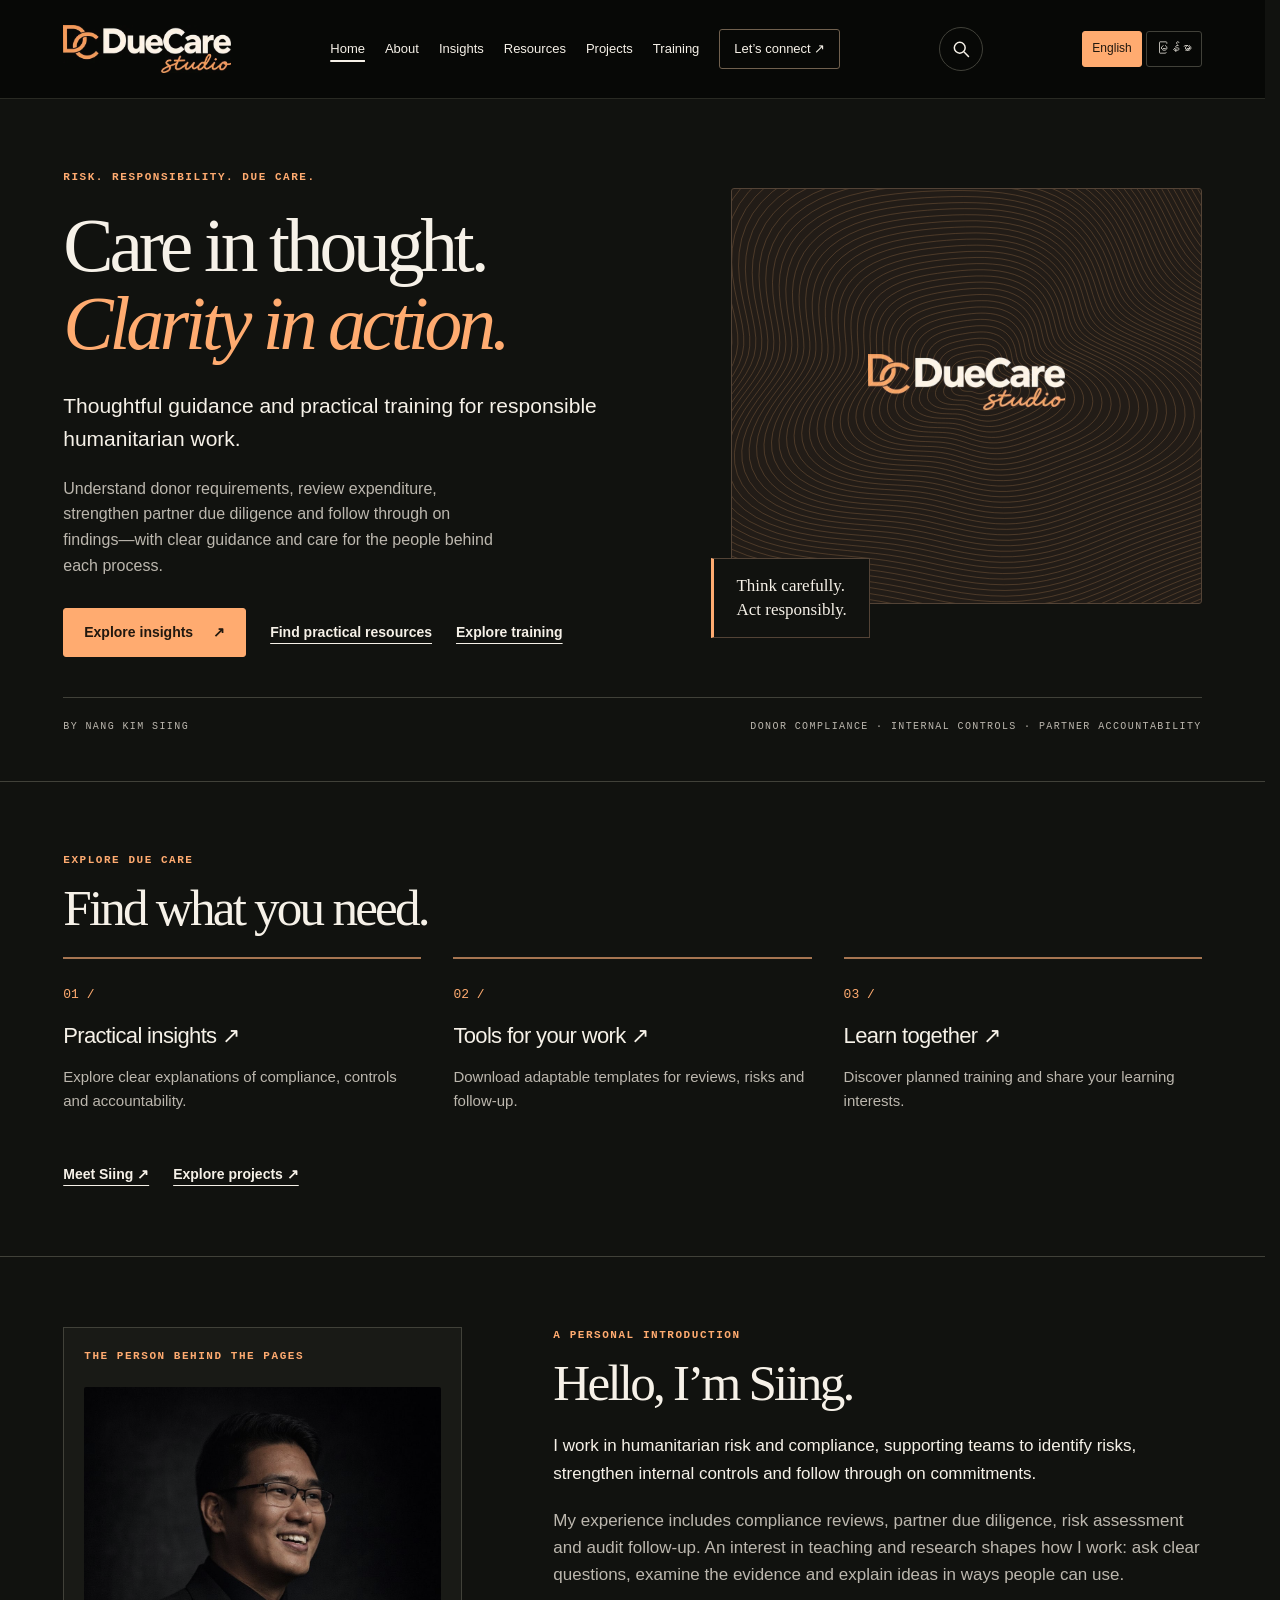
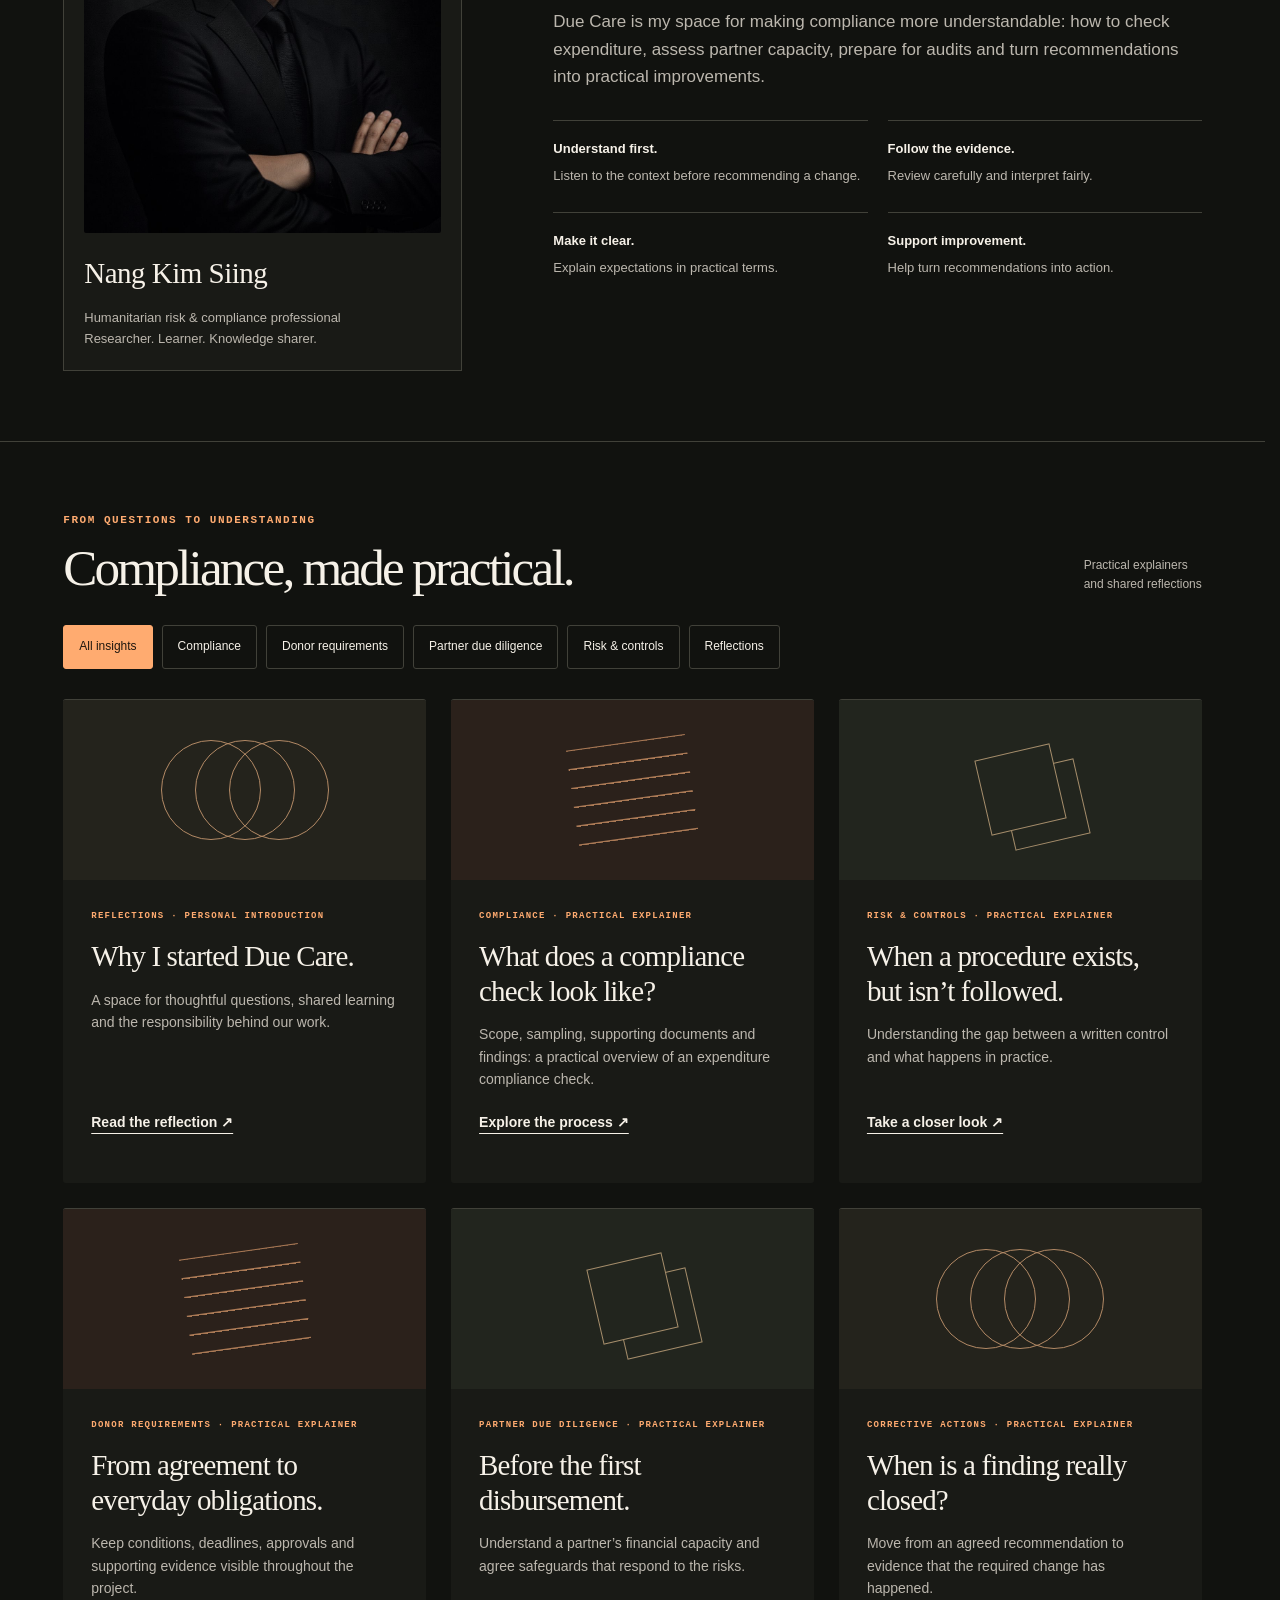
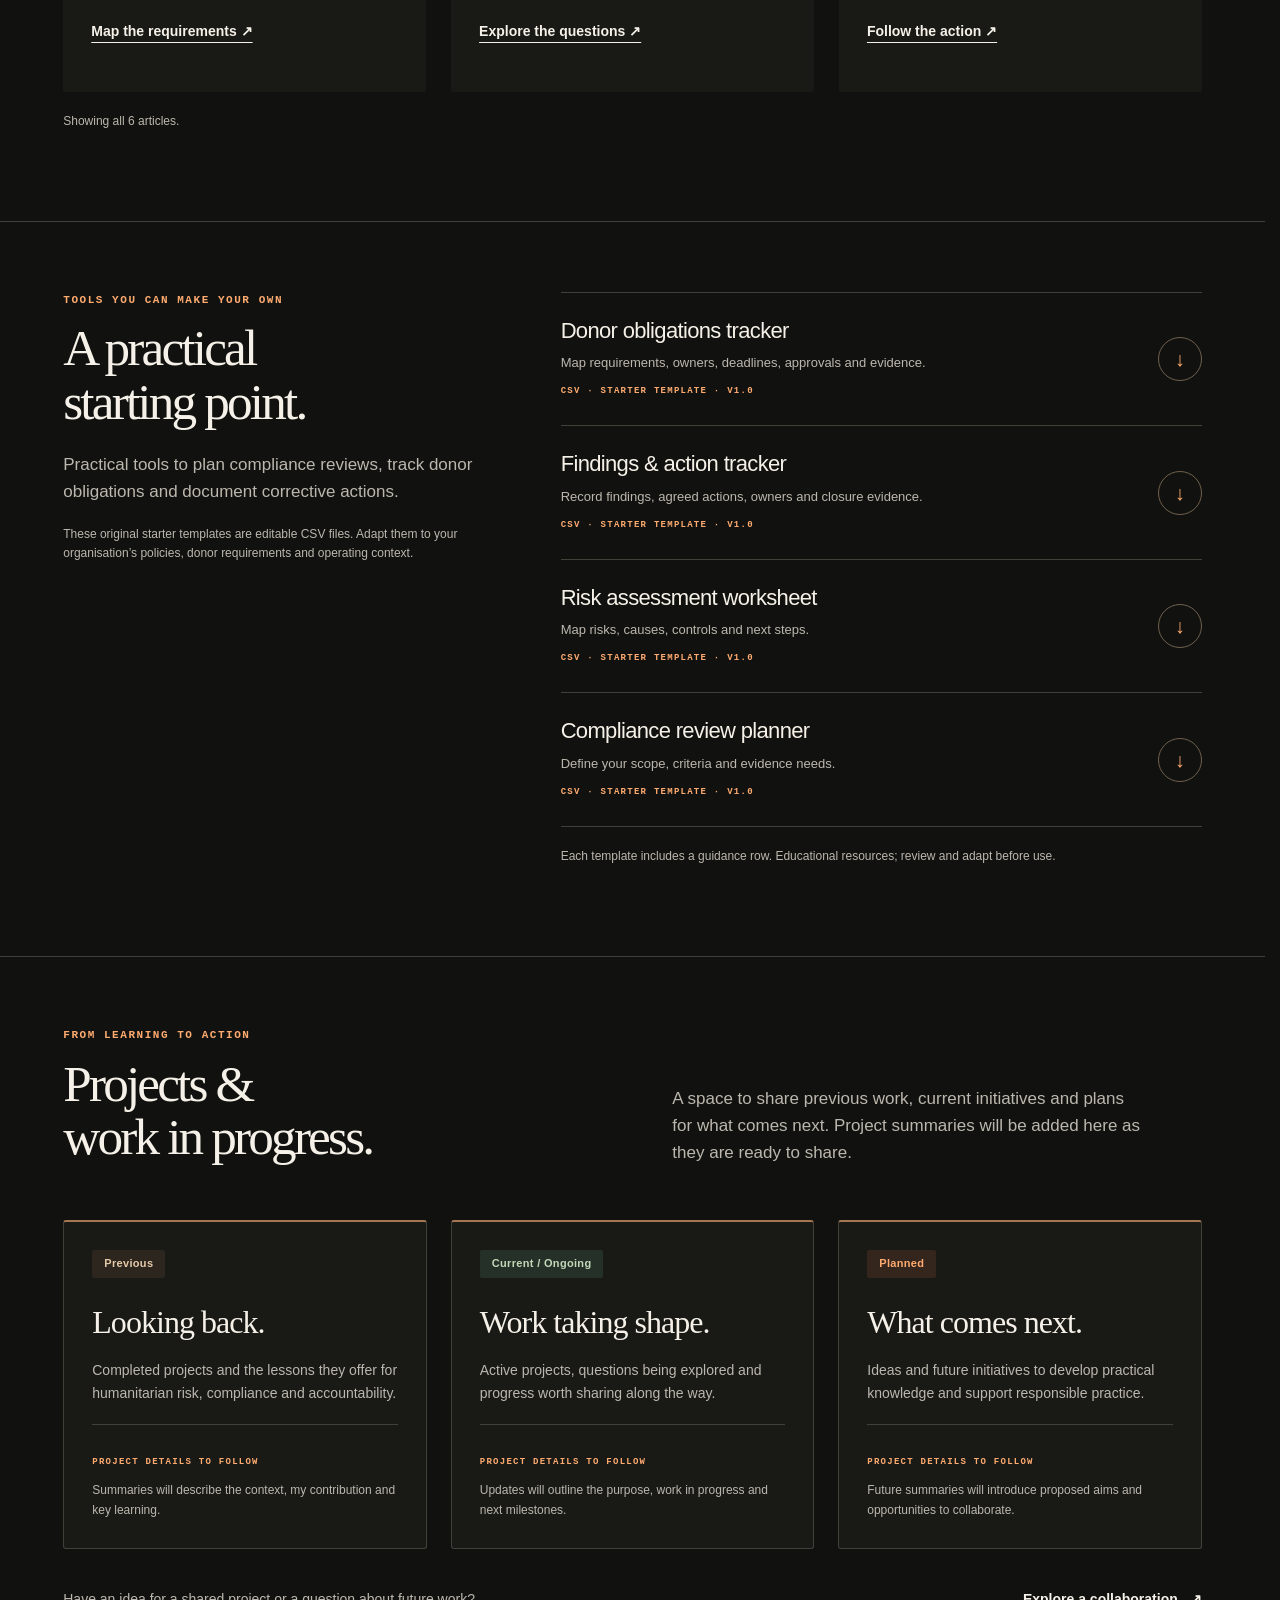
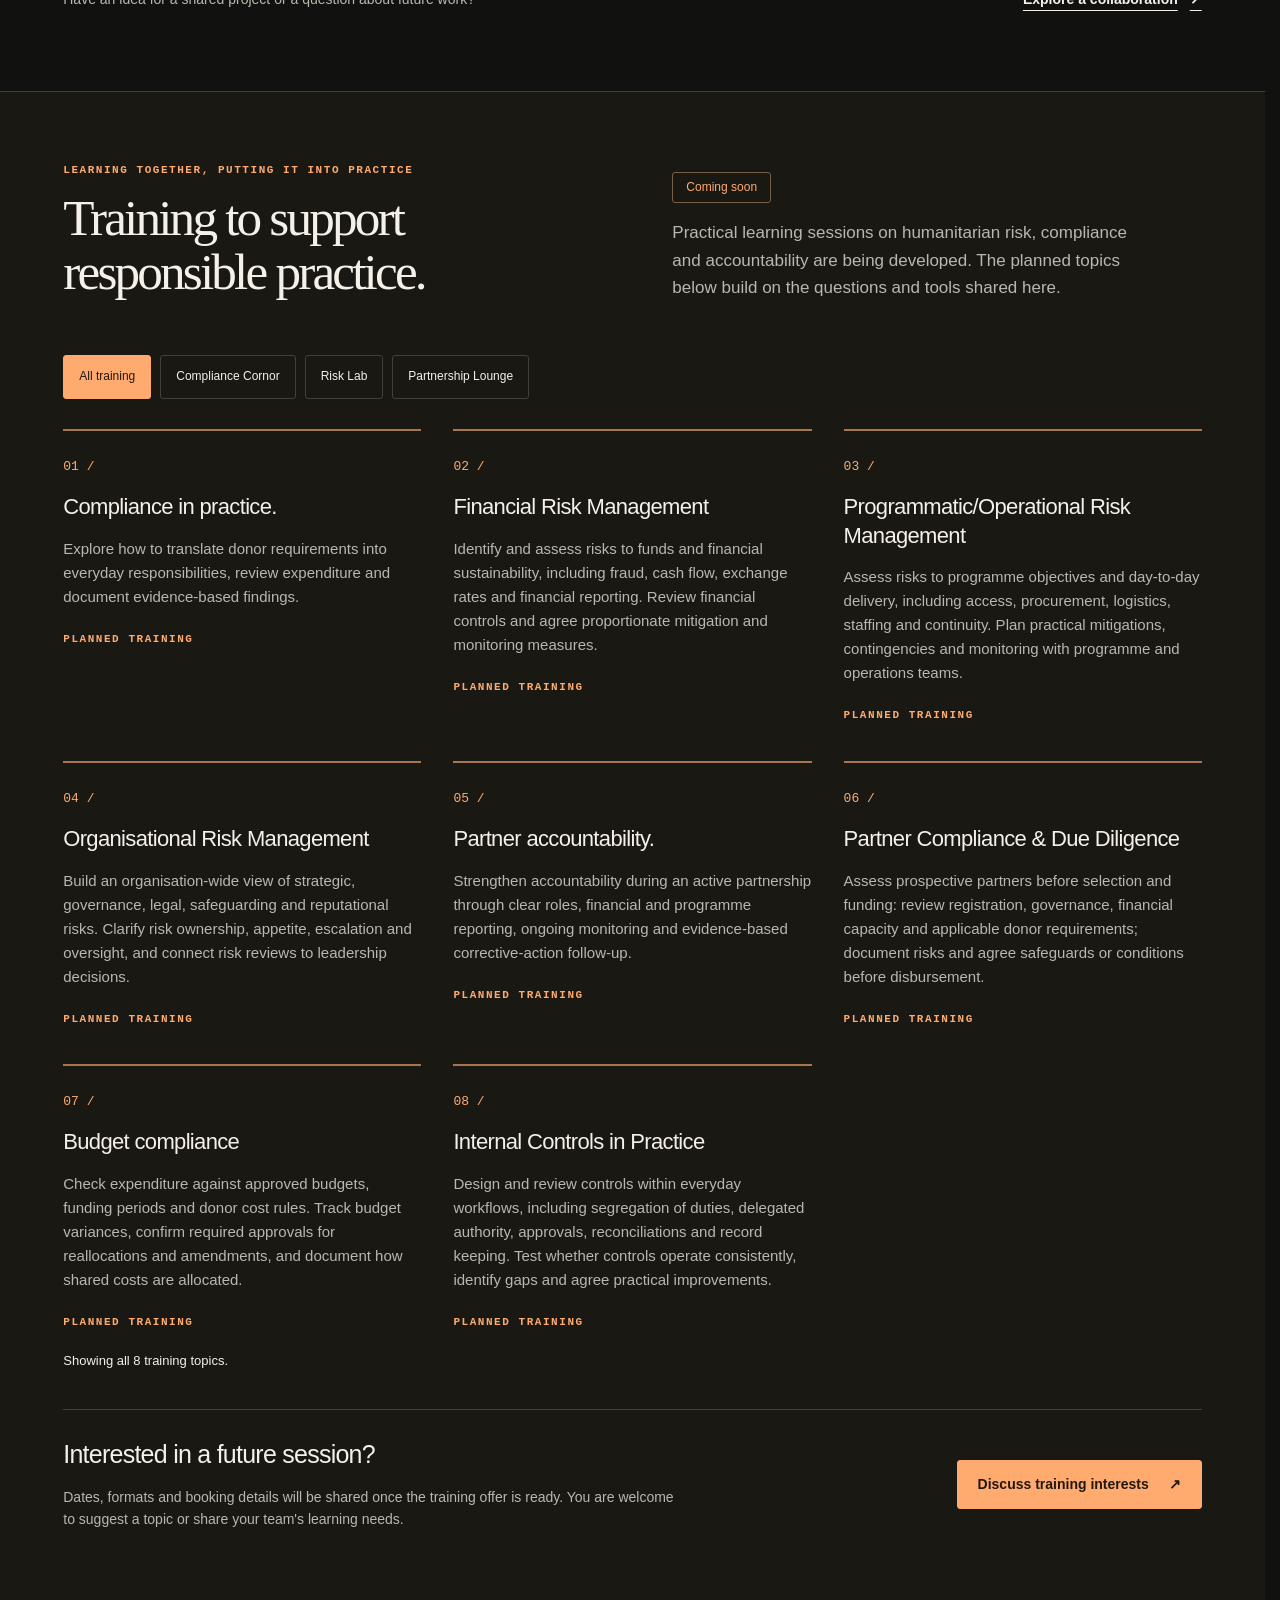
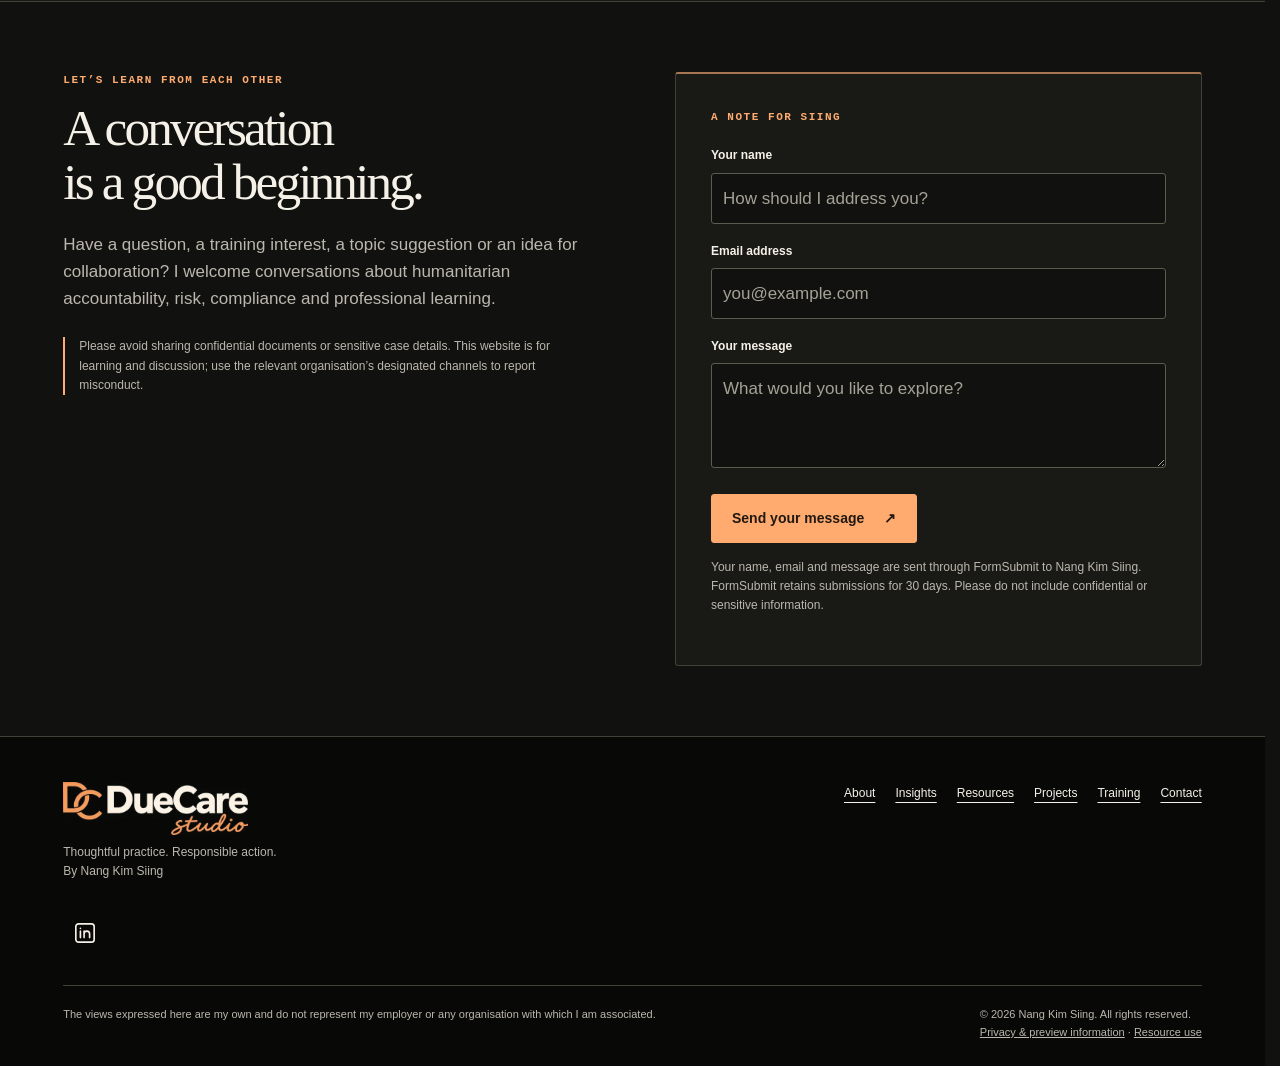
<file: index.html>
<!DOCTYPE html>
<html lang="en">
<head>
<meta charset="utf-8"><meta name="viewport" content="width=device-width,initial-scale=1">
<meta name="theme-color" content="#11120f"><meta name="color-scheme" content="dark"><meta name="description" content="Due Care — practical insights on risk, compliance and accountability in humanitarian work. By Nang Kim Siing.">
<title>Home | Due Care — Nang Kim Siing</title>
<link rel="stylesheet" href="due-care.css">
<link rel="stylesheet" href="duecare-studio-theme.css?v=mobile-2">
<link rel="icon" type="image/svg+xml" href="duecare-dc-icon.svg?v=dc-transparent-2">
</head>
<body>
<a class="skip" href="#main">Skip to content</a>
<header><div class="wrap header-inner"><a href="#home" class="brand" aria-label="Due Care home"><img class="studio-logo" src="duecare-studio-logo.webp" alt="DueCare Studio" width="500" height="142"></a><button class="menu-toggle" aria-expanded="false" aria-controls="navigation">Menu</button><nav id="navigation" aria-label="Main navigation"><a href="#home" aria-current="location">Home</a><a href="#about">About</a><a href="#insights">Insights</a><a href="#resources">Resources</a><a href="#projects">Projects</a><a href="#training">Training</a><a class="nav-contact" href="#contact">Let’s connect ↗</a></nav></div></header>
<main id="main"><section class="hero" id="home"><div class="wrap"><div class="hero-grid"><div><div class="eyebrow">Risk. Responsibility. Due care.</div><h1>Care in thought.<br><em>Clarity in action.</em></h1><p class="hero-lead">Thoughtful guidance and practical training for responsible humanitarian work.</p><p class="muted">Understand donor requirements, review expenditure, strengthen partner due diligence and follow through on findings—with clear guidance and care for the people behind each process.</p><div class="actions"><a class="btn" href="#insights">Explore insights <span>↗</span></a><a href="#resources" class="text-link">Find practical resources</a><a href="#training" class="text-link">Explore training</a></div></div><div class="art-wrap"><div class="art studio-art" aria-hidden="true"><img src="duecare-studio-logo.webp" class="studio-art-logo" alt="" width="500" height="142"></div><div class="art-note">Think carefully.<br>Act responsibly.</div></div></div><div class="hero-meta"><span>BY NANG KIM SIING</span><span>DONOR COMPLIANCE · INTERNAL CONTROLS · PARTNER ACCOUNTABILITY</span></div></div></section><section class="section"><div class="wrap"><div class="eyebrow">Explore Due Care</div><h2>Find what you need.</h2><div class="pillars"><a class="pillar page-preview" href="#insights"><span class="number">01 /</span><h3>Practical insights ↗</h3><p>Explore clear explanations of compliance, controls and accountability.</p></a><a class="pillar page-preview" href="#resources"><span class="number">02 /</span><h3>Tools for your work ↗</h3><p>Download adaptable templates for reviews, risks and follow-up.</p></a><a class="pillar page-preview" href="#training"><span class="number">03 /</span><h3>Learn together ↗</h3><p>Discover planned training and share your learning interests.</p></a></div><div class="actions"><a class="text-link" href="#about">Meet Siing ↗</a><a class="text-link" href="#projects">Explore projects ↗</a></div></div></section><section class="section about" id="about"><div class="wrap about-grid"><div class="identity"><div class="eyebrow">The person behind the pages</div><img class="profile-photo" decoding="async" src="[data-uri]" alt="Nang Kim Siing smiling, wearing glasses and a black suit" width="1024" height="1536" loading="lazy"><div><h3>Nang Kim Siing</h3><div class="muted">Humanitarian risk & compliance professional<br>Researcher. Learner. Knowledge sharer.</div></div></div><div><div class="eyebrow">A personal introduction</div><h2>Hello, I’m Siing.</h2><p>I work in humanitarian risk and compliance, supporting teams to identify risks, strengthen internal controls and follow through on commitments.</p><p class="muted">My experience includes compliance reviews, partner due diligence, risk assessment and audit follow-up. An interest in teaching and research shapes how I work: ask clear questions, examine the evidence and explain ideas in ways people can use.</p><p class="muted">Due Care is my space for making compliance more understandable: how to check expenditure, assess partner capacity, prepare for audits and turn recommendations into practical improvements.</p><div class="values"><div class="value"><strong>Understand first.</strong><p>Listen to the context before recommending a change.</p></div><div class="value"><strong>Follow the evidence.</strong><p>Review carefully and interpret fairly.</p></div><div class="value"><strong>Make it clear.</strong><p>Explain expectations in practical terms.</p></div><div class="value"><strong>Support improvement.</strong><p>Help turn recommendations into action.</p></div></div></div></div></section><section class="section" id="insights"><div class="wrap"><div class="section-head"><div><div class="eyebrow">From questions to understanding</div><h2>Compliance, made practical.</h2></div><span class="small">Practical explainers<br>and shared reflections</span></div><div class="filters" aria-label="Filter articles"><button class="filter active" data-filter="all" aria-pressed="true">All insights</button><button class="filter" data-filter="compliance" aria-pressed="false">Compliance</button><button class="filter" data-filter="donor" aria-pressed="false">Donor requirements</button><button class="filter" data-filter="partners" aria-pressed="false">Partner due diligence</button><button class="filter" data-filter="risk" aria-pressed="false">Risk & controls</button><button class="filter" data-filter="reflection" aria-pressed="false">Reflections</button></div><div class="articles"><article class="article" data-category="reflection"><div class="article-art" aria-hidden="true"><span class="circle"></span><span class="circle"></span><span class="circle"></span></div><div class="article-body"><span class="eyebrow">Reflections · Personal introduction</span><h3>Why I started Due Care.</h3><p>A space for thoughtful questions, shared learning and the responsibility behind our work.</p><a class="text-link" href="insight-why.html">Read the reflection ↗</a></div></article><article class="article" data-category="compliance"><div class="article-art lines" aria-hidden="true"></div><div class="article-body"><span class="eyebrow">Compliance · Practical explainer</span><h3>What does a compliance check look like?</h3><p>Scope, sampling, supporting documents and findings: a practical overview of an expenditure compliance check.</p><a class="text-link" href="insight-check.html">Explore the process ↗</a></div></article><article class="article" data-category="risk"><div class="article-art blocks" aria-hidden="true"></div><div class="article-body"><span class="eyebrow">Risk & controls · Practical explainer</span><h3>When a procedure exists, but isn’t followed.</h3><p>Understanding the gap between a written control and what happens in practice.</p><a class="text-link" href="insight-controls.html">Take a closer look ↗</a></div></article><article class="article" data-category="donor"><div class="article-art lines" aria-hidden="true"></div><div class="article-body"><span class="eyebrow">Donor requirements · Practical explainer</span><h3>From agreement to everyday obligations.</h3><p>Keep conditions, deadlines, approvals and supporting evidence visible throughout the project.</p><a class="text-link" href="insight-donor.html">Map the requirements ↗</a></div></article><article class="article" data-category="partners"><div class="article-art blocks" aria-hidden="true"></div><div class="article-body"><span class="eyebrow">Partner due diligence · Practical explainer</span><h3>Before the first disbursement.</h3><p>Understand a partner’s financial capacity and agree safeguards that respond to the risks.</p><a class="text-link" href="insight-partner.html">Explore the questions ↗</a></div></article><article class="article" data-category="compliance"><div class="article-art" aria-hidden="true"><span class="circle"></span><span class="circle"></span><span class="circle"></span></div><div class="article-body"><span class="eyebrow">Corrective actions · Practical explainer</span><h3>When is a finding really closed?</h3><p>Move from an agreed recommendation to evidence that the required change has happened.</p><a class="text-link" href="insight-followup.html">Follow the action ↗</a></div></article></div><p class="resource-note" id="filter-status" aria-live="polite">Showing all 6 articles.</p></div></section><section class="section" id="resources"><div class="wrap resource-layout"><div><div class="eyebrow">Tools you can make your own</div><h2>A practical<br>starting point.</h2><p class="muted">Practical tools to plan compliance reviews, track donor obligations and document corrective actions.</p><p class="small">These original starter templates are editable CSV files. Adapt them to your organisation’s policies, donor requirements and operating context.</p></div><div><div class="resource-list"><div class="resource"><div><h3>Donor obligations tracker</h3><p>Map requirements, owners, deadlines, approvals and evidence.</p><span class="eyebrow" style="font-size:9px">CSV · Starter template · v1.0</span></div><button class="download" data-download="obligations" aria-label="Download donor obligations tracker CSV">↓</button></div><div class="resource"><div><h3>Findings & action tracker</h3><p>Record findings, agreed actions, owners and closure evidence.</p><span class="eyebrow" style="font-size:9px">CSV · Starter template · v1.0</span></div><button class="download" data-download="findings" aria-label="Download findings and action tracker CSV">↓</button></div><div class="resource"><div><h3>Risk assessment worksheet</h3><p>Map risks, causes, controls and next steps.</p><span class="eyebrow" style="font-size:9px">CSV · Starter template · v1.0</span></div><button class="download" data-download="risk" aria-label="Download risk assessment worksheet CSV">↓</button></div><div class="resource"><div><h3>Compliance review planner</h3><p>Define your scope, criteria and evidence needs.</p><span class="eyebrow" style="font-size:9px">CSV · Starter template · v1.0</span></div><button class="download" data-download="planner" aria-label="Download compliance review planner CSV">↓</button></div></div><p class="resource-note">Each template includes a guidance row. Educational resources; review and adapt before use.</p></div></div></section><section class="section projects" id="projects" aria-labelledby="projects-title"><div class="wrap"><div class="intro-head"><div><div class="eyebrow">From learning to action</div><h2 id="projects-title">Projects &<br>work in progress.</h2></div><p>A space to share previous work, current initiatives and plans for what comes next. Project summaries will be added here as they are ready to share.</p></div><div class="project-grid"><article class="project-card"><span class="project-status project-previous">Previous</span><h3>Looking back.</h3><p>Completed projects and the lessons they offer for humanitarian risk, compliance and accountability.</p><div class="project-placeholder"><span class="eyebrow">Project details to follow</span><p>Summaries will describe the context, my contribution and key learning.</p></div></article><article class="project-card"><span class="project-status project-current">Current / Ongoing</span><h3>Work taking shape.</h3><p>Active projects, questions being explored and progress worth sharing along the way.</p><div class="project-placeholder"><span class="eyebrow">Project details to follow</span><p>Updates will outline the purpose, work in progress and next milestones.</p></div></article><article class="project-card"><span class="project-status project-planned">Planned</span><h3>What comes next.</h3><p>Ideas and future initiatives to develop practical knowledge and support responsible practice.</p><div class="project-placeholder"><span class="eyebrow">Project details to follow</span><p>Future summaries will introduce proposed aims and opportunities to collaborate.</p></div></article></div><div class="projects-connect"><p class="muted">Have an idea for a shared project or a question about future work?</p><a class="text-link" href="#contact">Explore a collaboration <span aria-hidden="true">↗</span></a></div></div></section><section class="section training" id="training" aria-labelledby="training-title"><div class="wrap"><div class="intro-head"><div><div class="eyebrow">Learning together, putting it into practice</div><h2 id="training-title">Training to support<br>responsible practice.</h2></div><div><span class="training-status">Coming soon</span><p>Practical learning sessions on humanitarian risk, compliance and accountability are being developed. The planned topics below build on the questions and tools shared here.</p></div></div><div class="filters" role="group" aria-label="Filter training"><button type="button" class="filter active" data-training-filter="all" aria-pressed="true">All training</button><button type="button" class="filter" data-training-filter="compliance" aria-pressed="false">Compliance Cornor</button><button type="button" class="filter" data-training-filter="risk" aria-pressed="false">Risk Lab</button><button type="button" class="filter" data-training-filter="partners" aria-pressed="false">Partnership Lounge</button></div><div class="pillars"><article class="pillar" data-training-category="compliance"><span class="number">01 /</span><h3>Compliance in practice.</h3><p>Explore how to translate donor requirements into everyday responsibilities, review expenditure and document evidence-based findings.</p><span class="eyebrow training-topic">Planned training</span></article><article class="pillar" data-training-category="risk"><span class="number">02 /</span><h3>Financial Risk Management</h3><p>Identify and assess risks to funds and financial sustainability, including fraud, cash flow, exchange rates and financial reporting. Review financial controls and agree proportionate mitigation and monitoring measures.</p><span class="eyebrow training-topic">Planned training</span></article><article class="pillar" data-training-category="risk"><span class="number">03 /</span><h3>Programmatic/Operational Risk Management</h3><p>Assess risks to programme objectives and day-to-day delivery, including access, procurement, logistics, staffing and continuity. Plan practical mitigations, contingencies and monitoring with programme and operations teams.</p><span class="eyebrow training-topic">Planned training</span></article><article class="pillar" data-training-category="risk"><span class="number">04 /</span><h3>Organisational Risk Management</h3><p>Build an organisation-wide view of strategic, governance, legal, safeguarding and reputational risks. Clarify risk ownership, appetite, escalation and oversight, and connect risk reviews to leadership decisions.</p><span class="eyebrow training-topic">Planned training</span></article><article class="pillar" data-training-category="partners"><span class="number">05 /</span><h3>Partner accountability.</h3><p>Strengthen accountability during an active partnership through clear roles, financial and programme reporting, ongoing monitoring and evidence-based corrective-action follow-up.</p><span class="eyebrow training-topic">Planned training</span></article><article class="pillar" data-training-category="partners"><span class="number">06 /</span><h3>Partner Compliance &amp; Due Diligence</h3><p>Assess prospective partners before selection and funding: review registration, governance, financial capacity and applicable donor requirements; document risks and agree safeguards or conditions before disbursement.</p><span class="eyebrow training-topic">Planned training</span></article><article class="pillar" data-training-category="compliance"><span class="number">07 /</span><h3>Budget compliance</h3><p>Check expenditure against approved budgets, funding periods and donor cost rules. Track budget variances, confirm required approvals for reallocations and amendments, and document how shared costs are allocated.</p><span class="eyebrow training-topic">Planned training</span></article><article class="pillar" data-training-category="compliance"><span class="number">08 /</span><h3>Internal Controls in Practice</h3><p>Design and review controls within everyday workflows, including segregation of duties, delegated authority, approvals, reconciliations and record keeping. Test whether controls operate consistently, identify gaps and agree practical improvements.</p><span class="eyebrow training-topic">Planned training</span></article></div><p class="status" id="training-filter-status" role="status">Showing all 8 training topics.</p><div class="training-next"><div><h3>Interested in a future session?</h3><p class="muted">Dates, formats and booking details will be shared once the training offer is ready. You are welcome to suggest a topic or share your team's learning needs.</p></div><a class="btn" href="#contact">Discuss training interests <span aria-hidden="true">↗</span></a></div></div></section><section class="section" id="contact"><div class="wrap contact-grid"><div><div class="eyebrow">Let’s learn from each other</div><h2>A conversation<br>is a good beginning.</h2><p class="muted">Have a question, a training interest, a topic suggestion or an idea for collaboration? I welcome conversations about humanitarian accountability, risk, compliance and professional learning.</p><div class="notice small">Please avoid sharing confidential documents or sensitive case details. This website is for learning and discussion; use the relevant organisation’s designated channels to report misconduct.</div></div><div class="contact-box"><div class="eyebrow" style="margin-bottom:20px">A note for Siing</div><form id="contact-form" action="https://formsubmit.co/nksiingbawi@gmail.com" method="POST"><input type="hidden" name="_subject" value="New message from DueCare Studio"><input type="hidden" name="_template" value="table"><input type="text" name="_honey" tabindex="-1" autocomplete="off" style="display:none" aria-hidden="true"><div class="field"><label for="name">Your name</label><input maxlength="120" id="name" name="name" autocomplete="name" required placeholder="How should I address you?"></div><div class="field"><label for="email">Email address</label><input maxlength="254" id="email" name="email" type="email" autocomplete="email" required placeholder="you@example.com"></div><div class="field"><label for="message">Your message</label><textarea maxlength="5000" id="message" name="message" required placeholder="What would you like to explore?"></textarea></div><button class="btn" type="submit">Send your message <span>↗</span></button><p class="small" style="margin-top:15px;margin-bottom:0">Your name, email and message are sent through FormSubmit to Nang Kim Siing. FormSubmit retains submissions for 30 days. Please do not include confidential or sensitive information.</p><p class="status" id="form-status" role="status"></p></form></div></div></section></main>
<footer class="footer"><div class="wrap"><div class="footer-top"><div><a href="#home" class="brand footer-brand" aria-label="Due Care home"><img class="studio-logo" src="duecare-studio-logo.webp" alt="DueCare Studio" width="500" height="142"></a><p class="small" style="margin-top:8px">Thoughtful practice. Responsible action.<br>By Nang Kim Siing</p><div class="social-links" aria-label="Social profiles"><a href="https://www.linkedin.com/in/nang-kim-siing-3ab5b286/" target="_blank" rel="noopener noreferrer" aria-label="Nang Kim Siing on LinkedIn (opens in a new tab)" style="display:inline-flex;align-items:center;justify-content:center;min-width:44px;min-height:44px;margin-top:10px;text-decoration:none"><svg xmlns="http://www.w3.org/2000/svg" width="22" height="22" viewBox="0 0 24 24" fill="none" stroke="currentColor" stroke-width="1.8" stroke-linecap="round" stroke-linejoin="round" aria-hidden="true"><rect x="2" y="2" width="20" height="20" rx="3"/><path d="M7 10v7M7 7h.01M11 17v-7m0 3a3 3 0 0 1 6 0v4"/></svg></a></div></div><div class="footer-links"><a href="#about">About</a><a href="#insights">Insights</a><a href="#resources">Resources</a><a href="#projects">Projects</a><a href="#training">Training</a><a href="#contact">Contact</a></div></div><div class="footer-bottom"><p>The views expressed here are my own and do not represent my employer or any organisation with which I am associated.</p><div>© <span id="year">2026</span> Nang Kim Siing. All rights reserved.<br><button data-info="privacy">Privacy & preview information</button> · <button data-info="use">Resource use</button></div></div></div></footer>
<dialog id="reader" aria-labelledby="reader-title"><button class="close" aria-label="Close dialog">Close ×</button><div class="dialog-content" id="reader-content"></div></dialog>
<script src="due-care.js?v=search-studio-7" defer></script>
<script src="due-care-i18n.js?v=training-controls-5" defer></script>
</body>
</html>
</file>
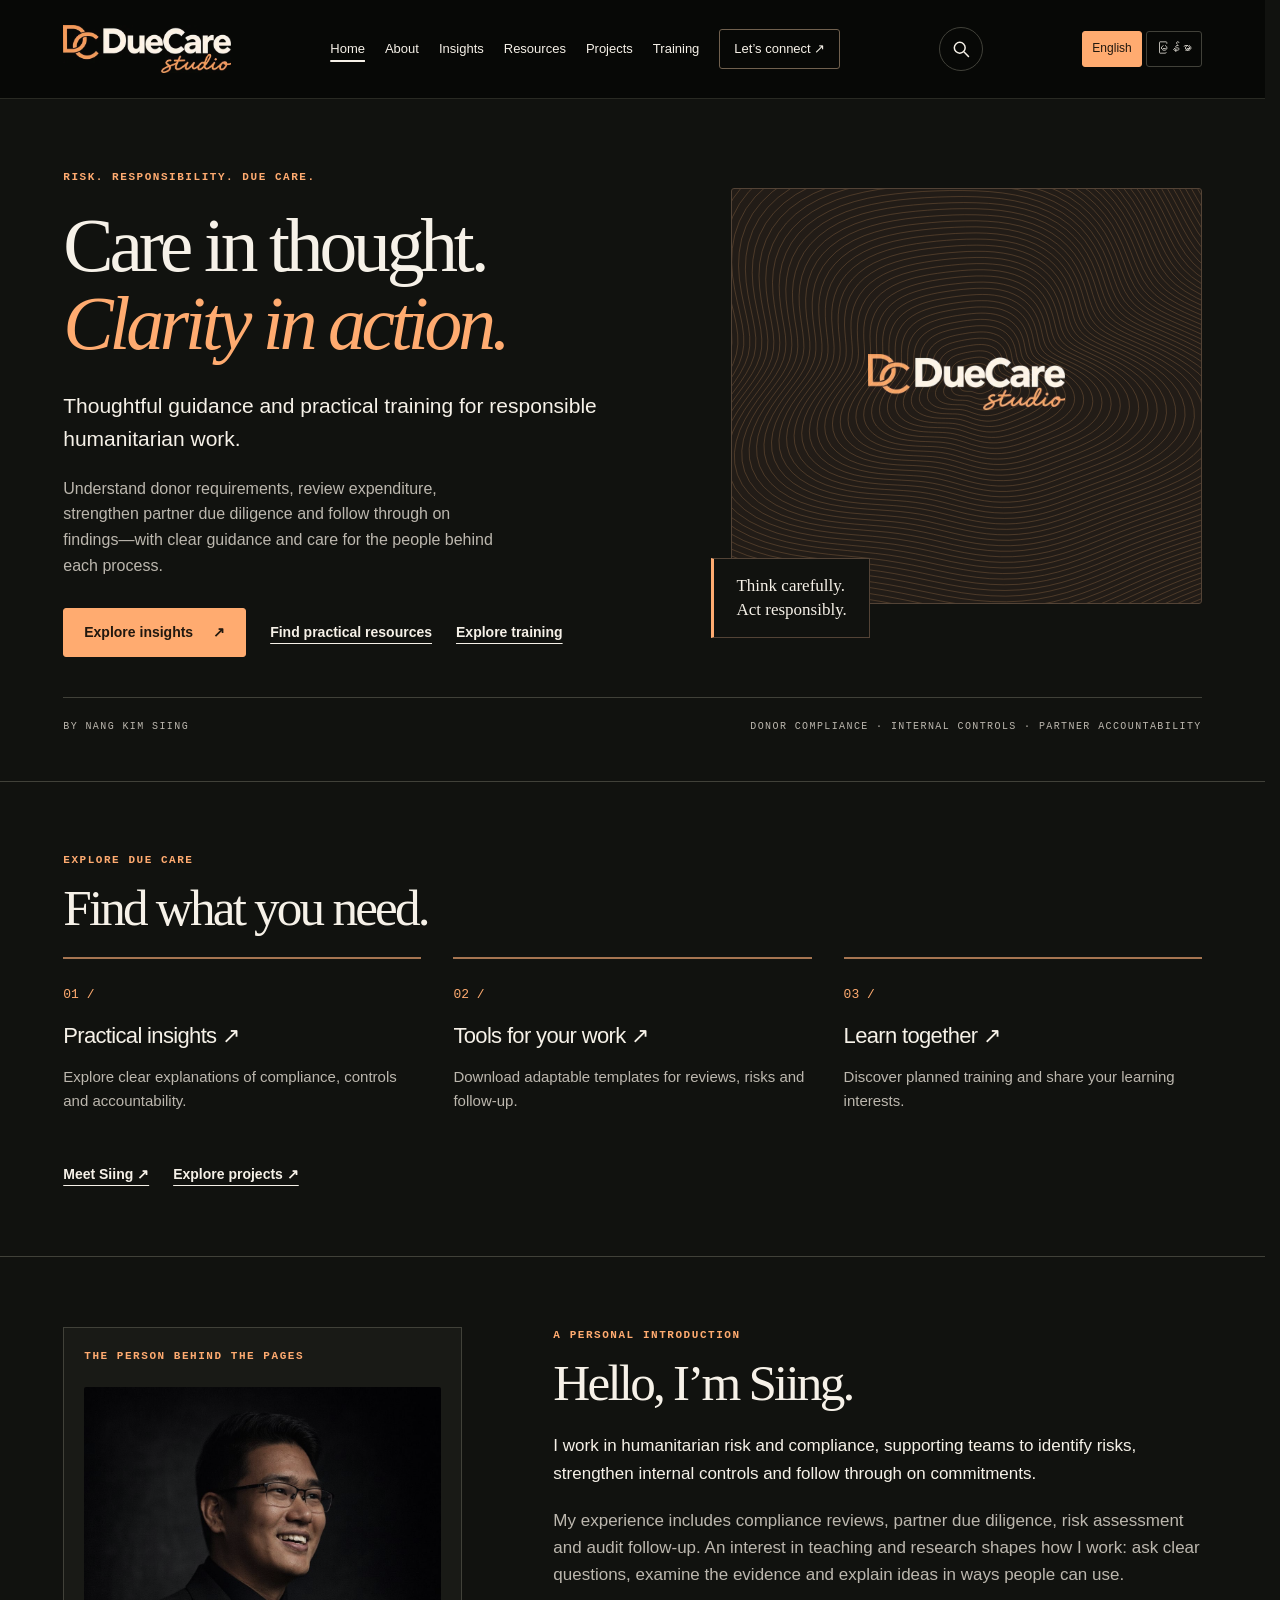
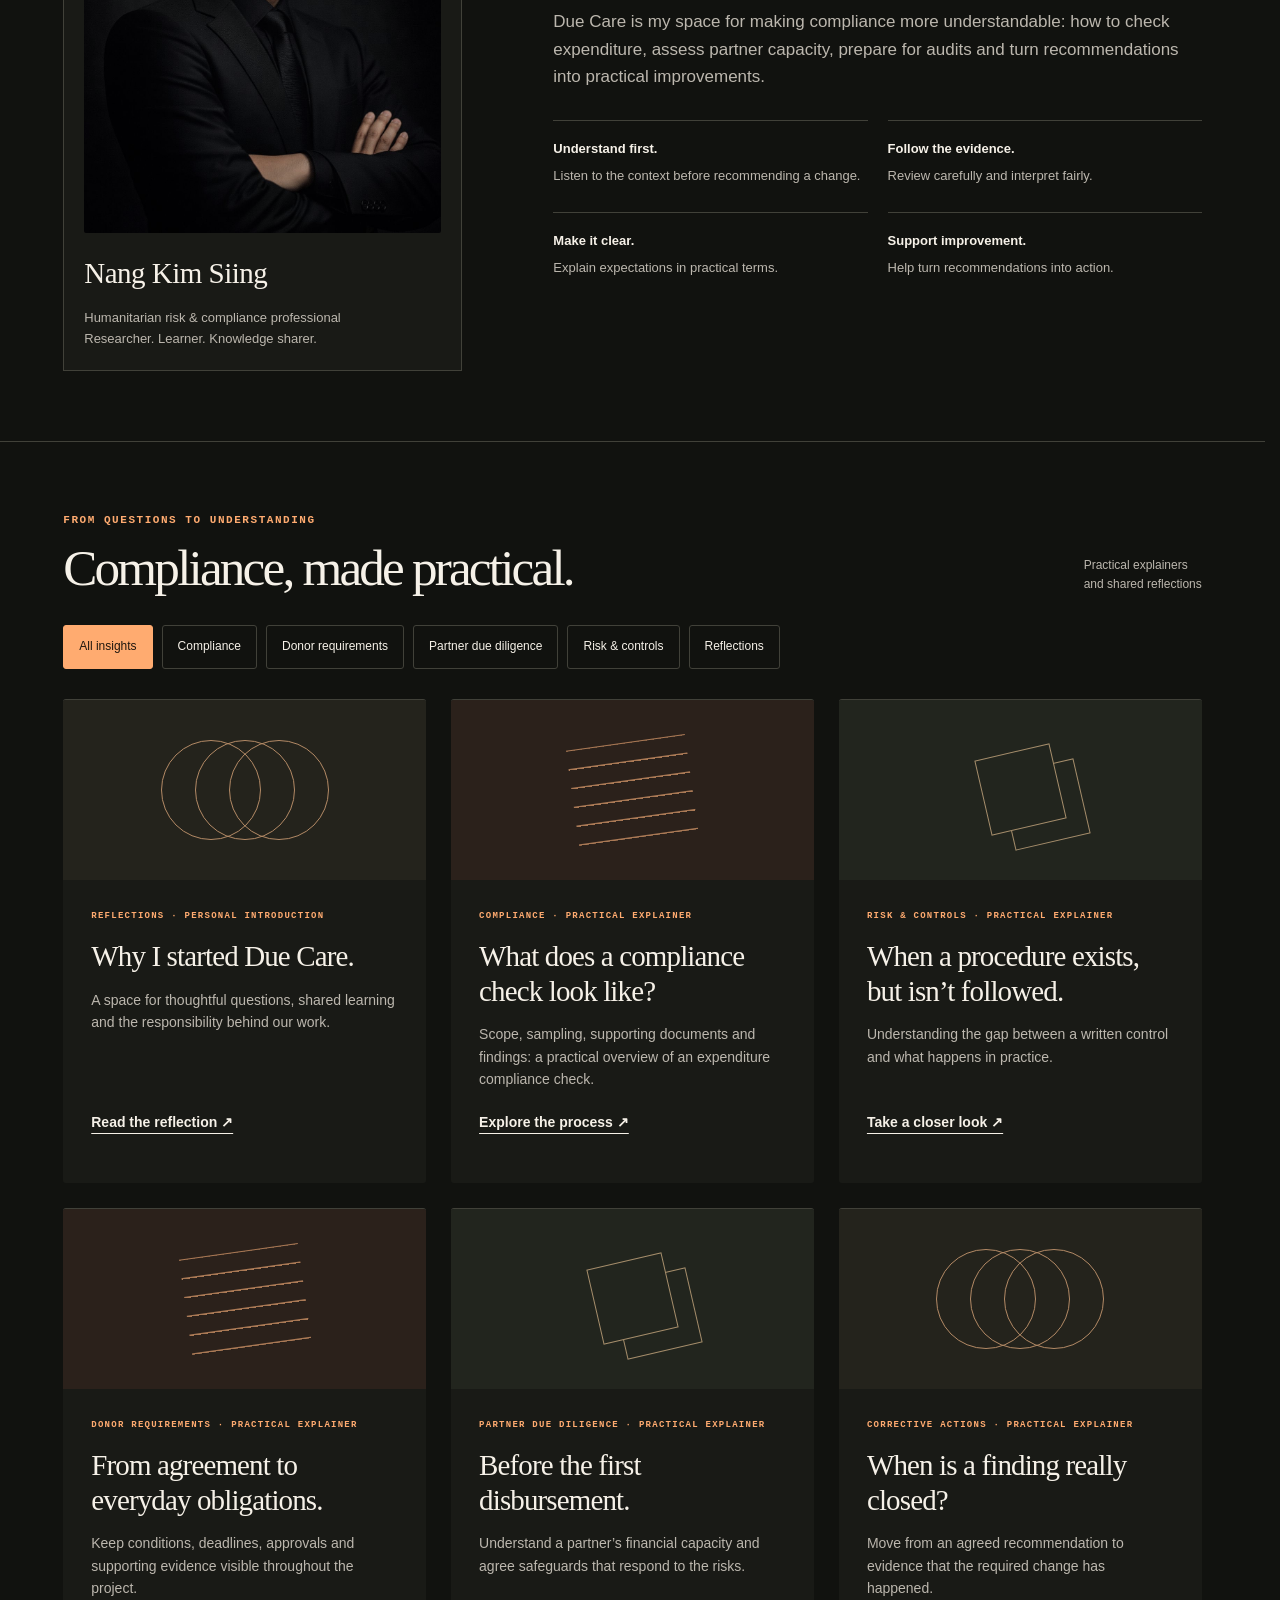
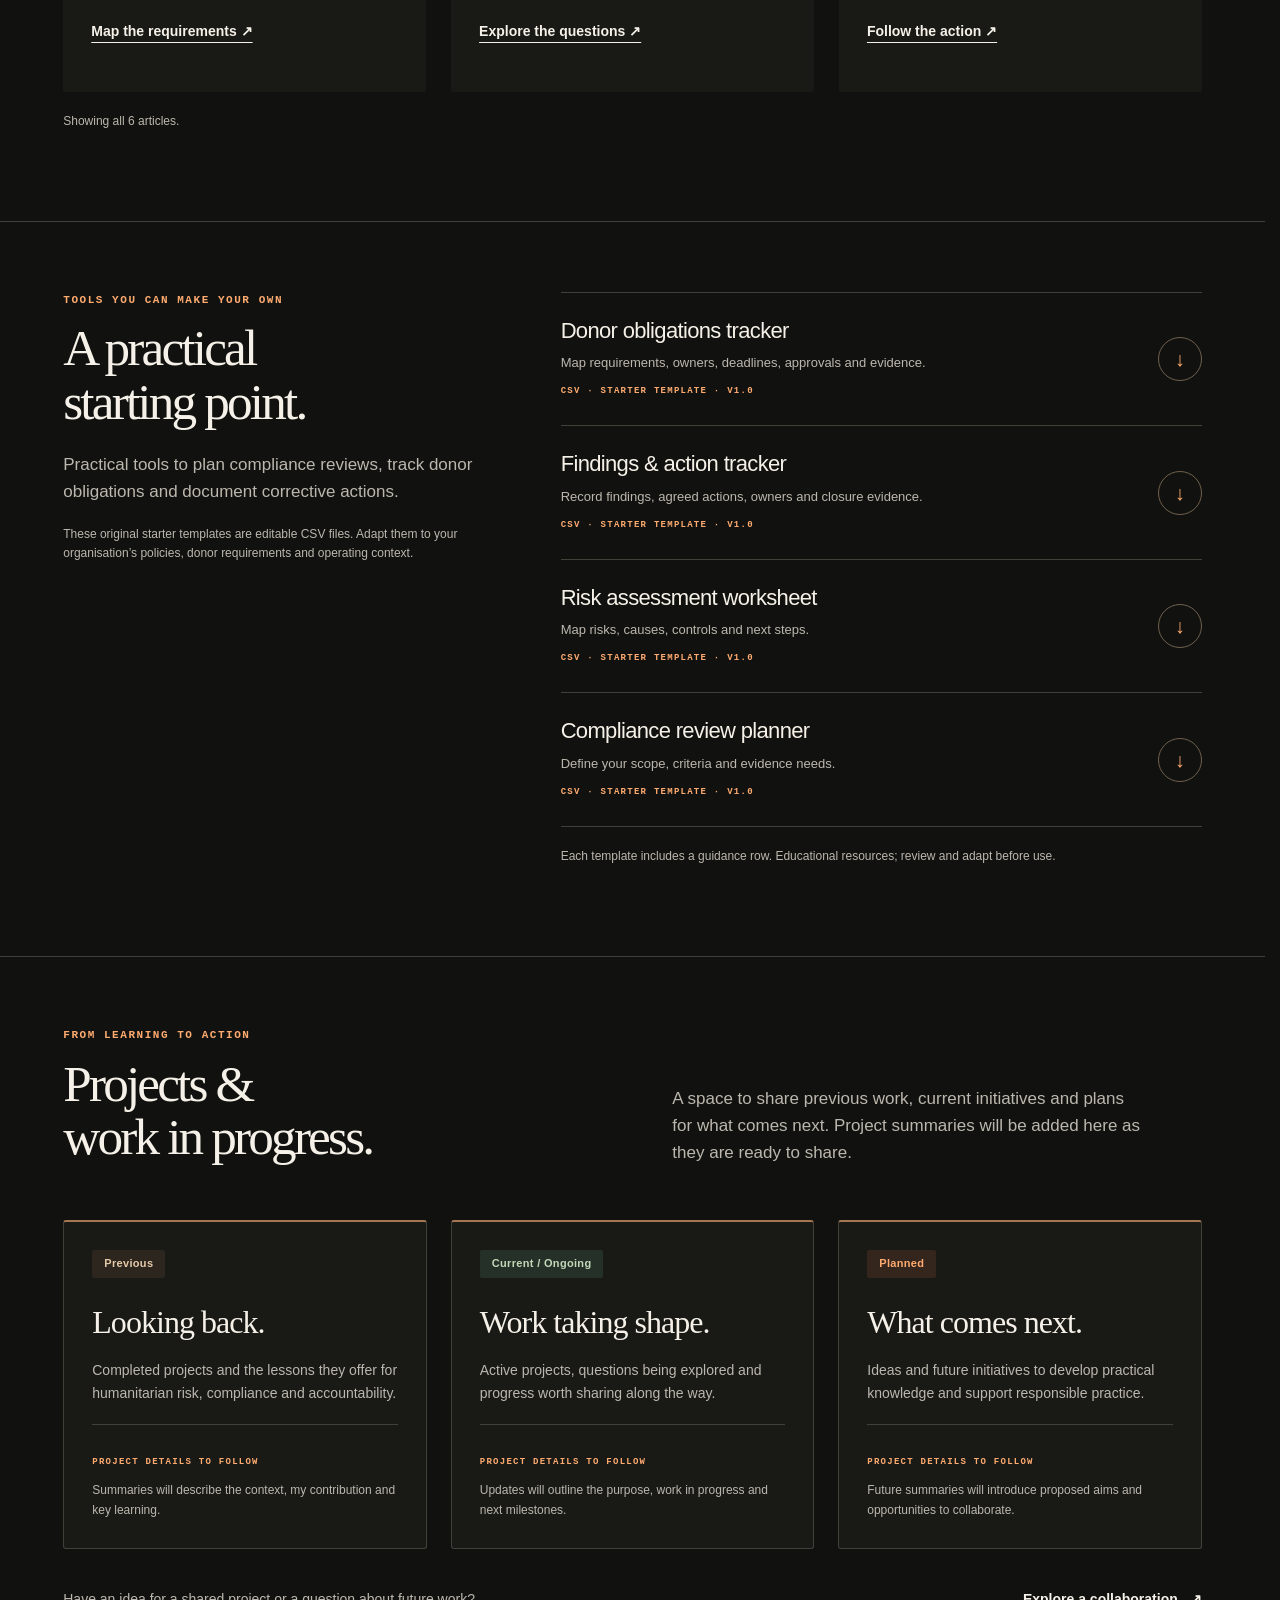
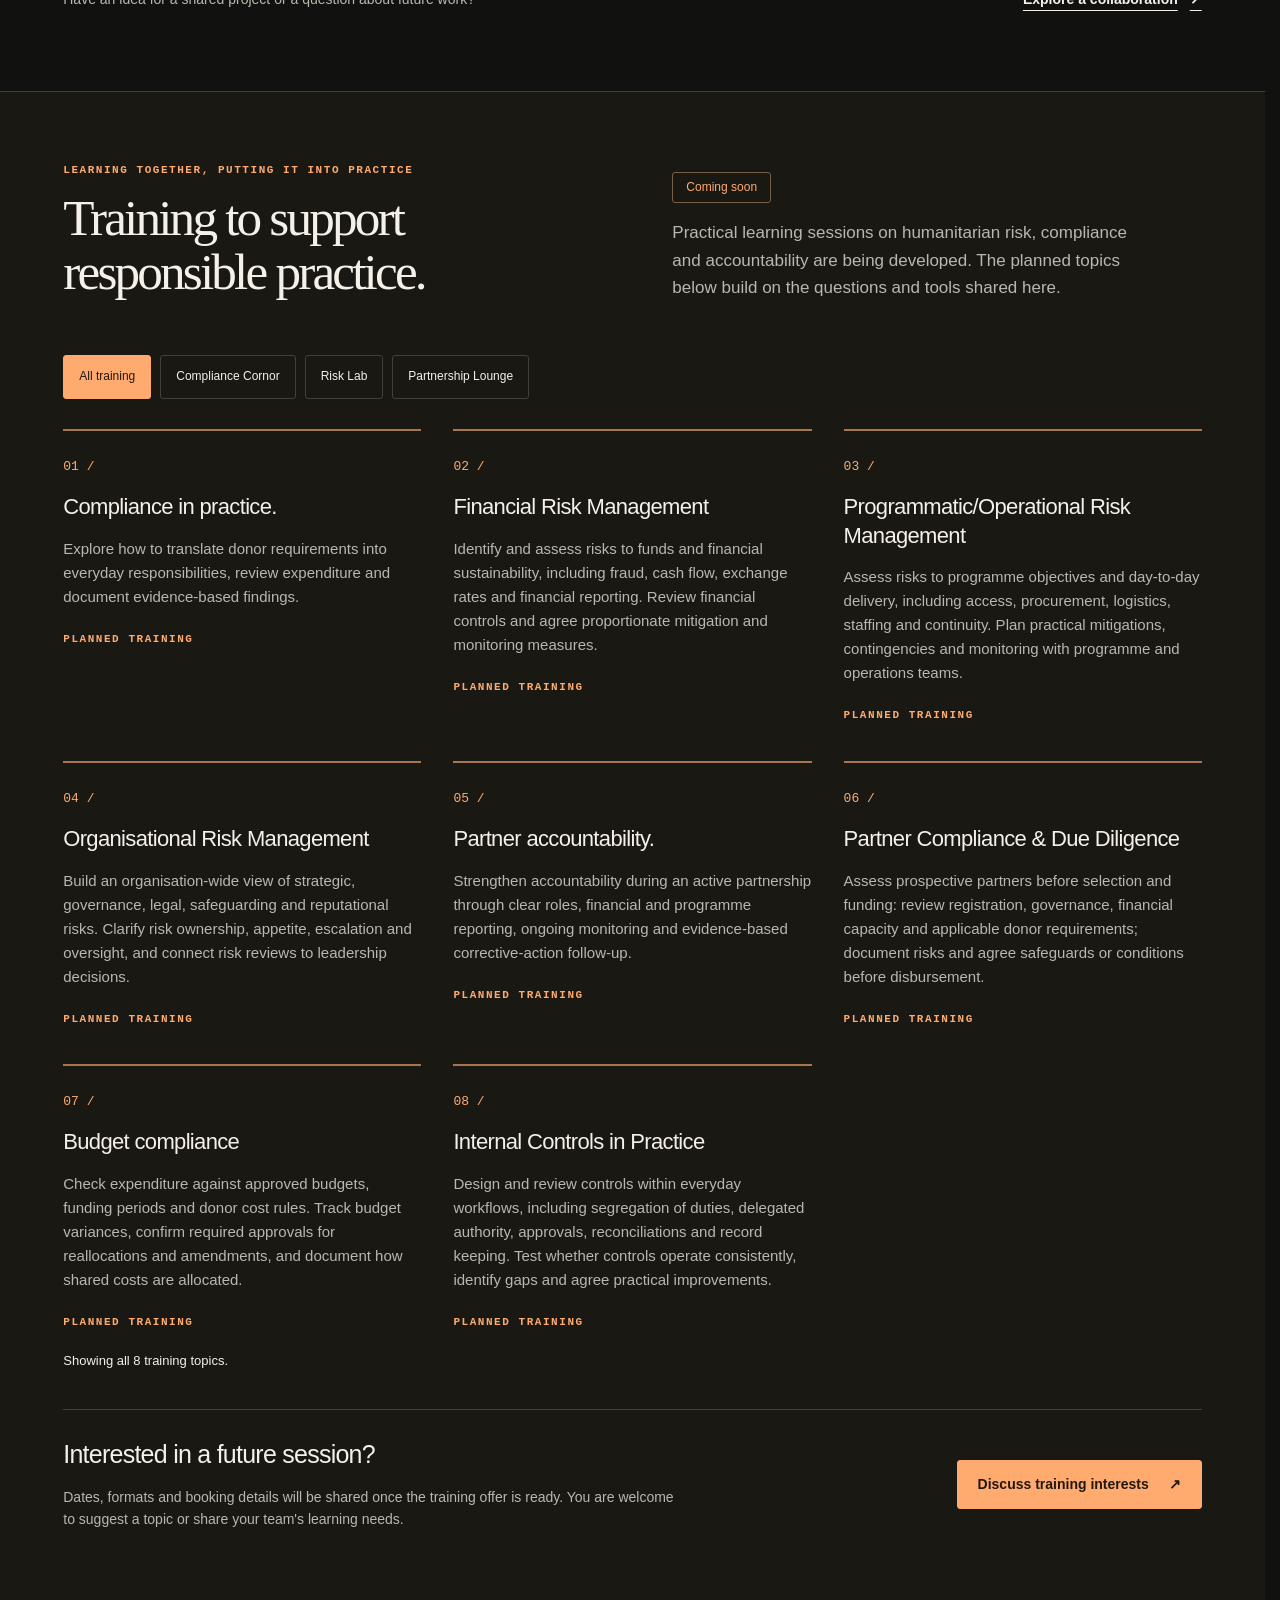
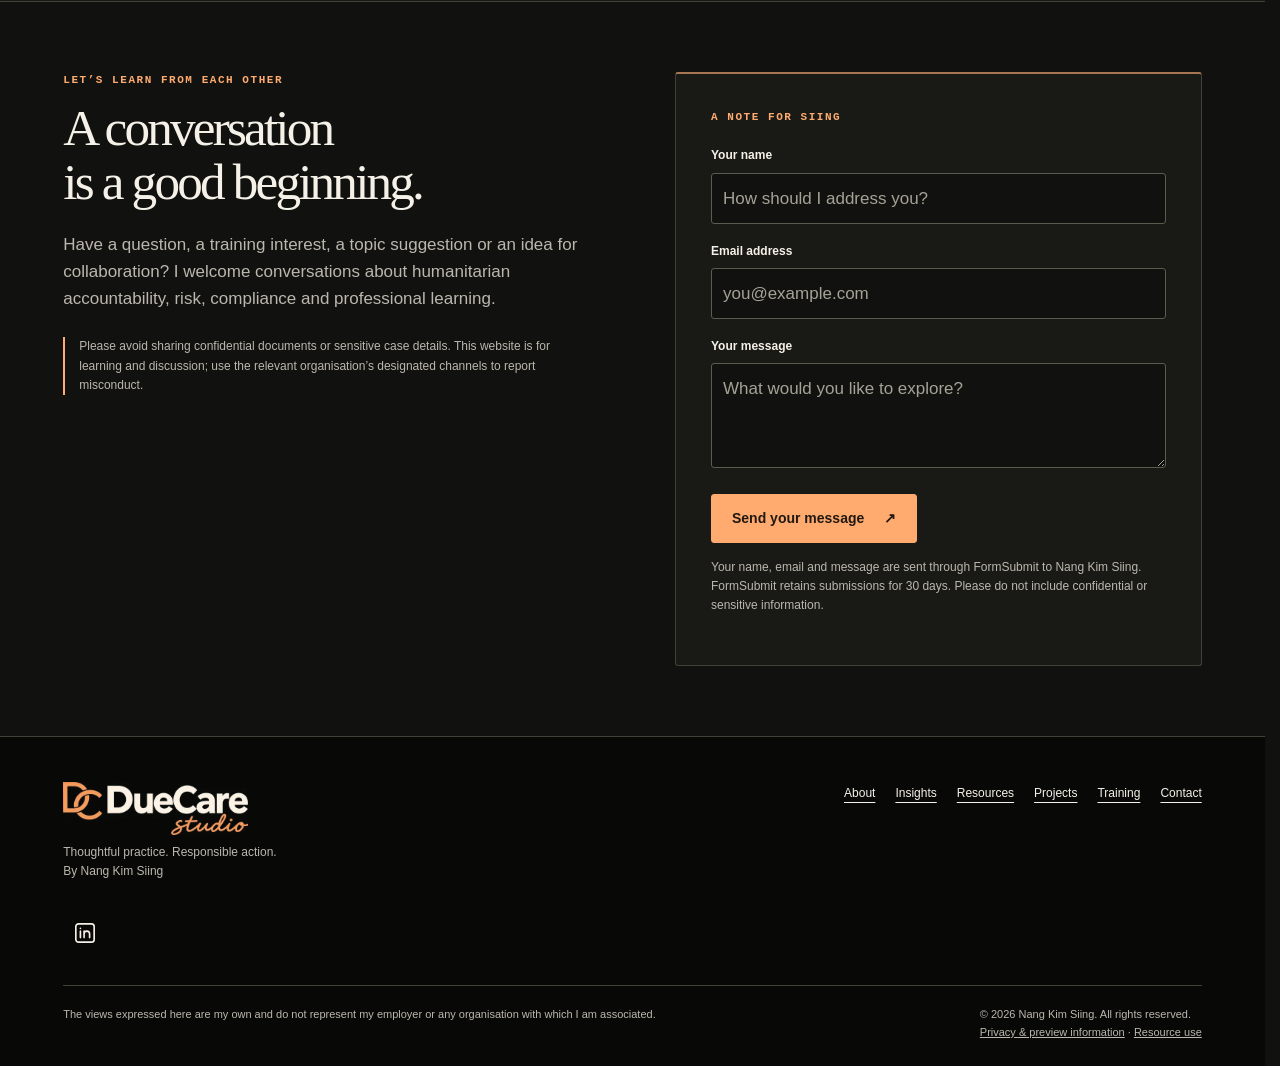
<file: due-care-about.html>
<!doctype html><html lang="en"><head><meta charset="utf-8"><meta name="viewport" content="width=device-width,initial-scale=1"><meta http-equiv="refresh" content="0;url=index.html#about"><link rel="canonical" href="index.html#about"><title>Due Care</title></head><body><a href="index.html#about">Continue to Due Care / Due Care သို့ သွားရန်</a><script>location.replace("index.html#about");</script></body></html>
</file>
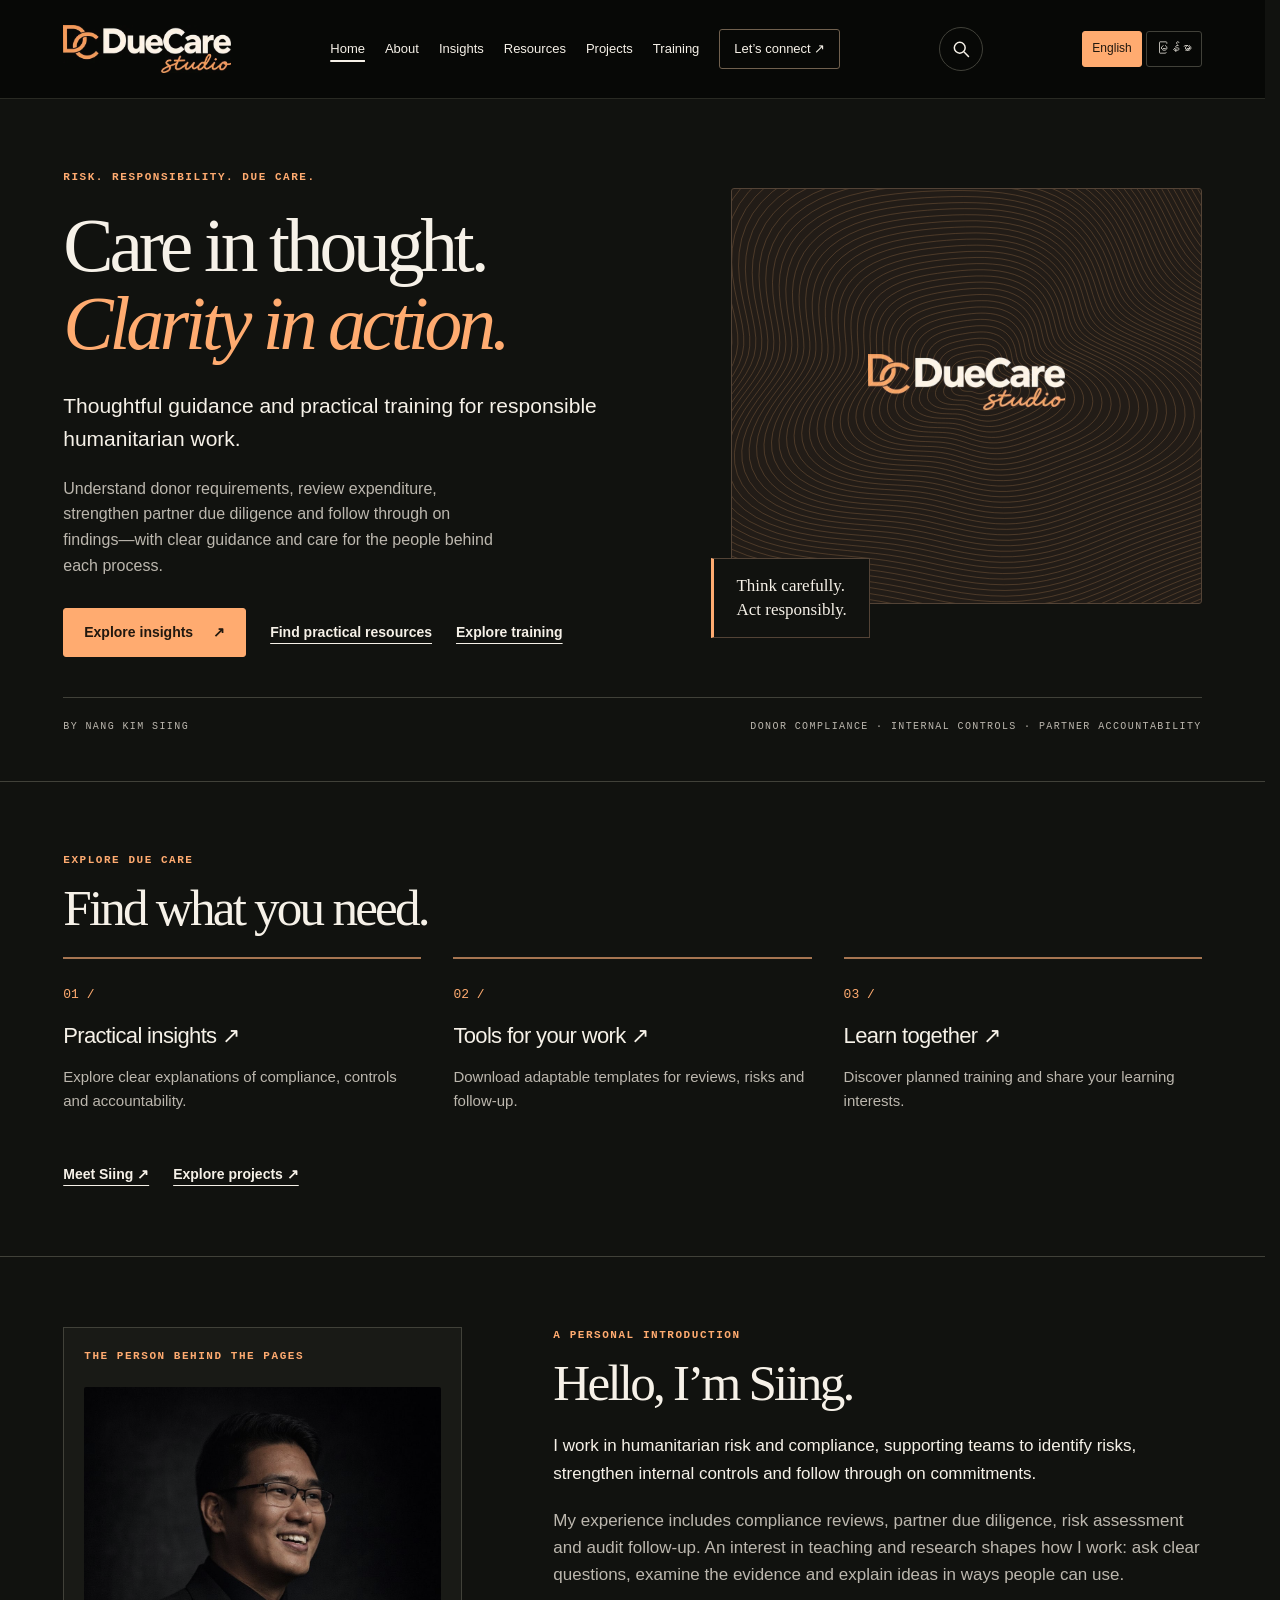
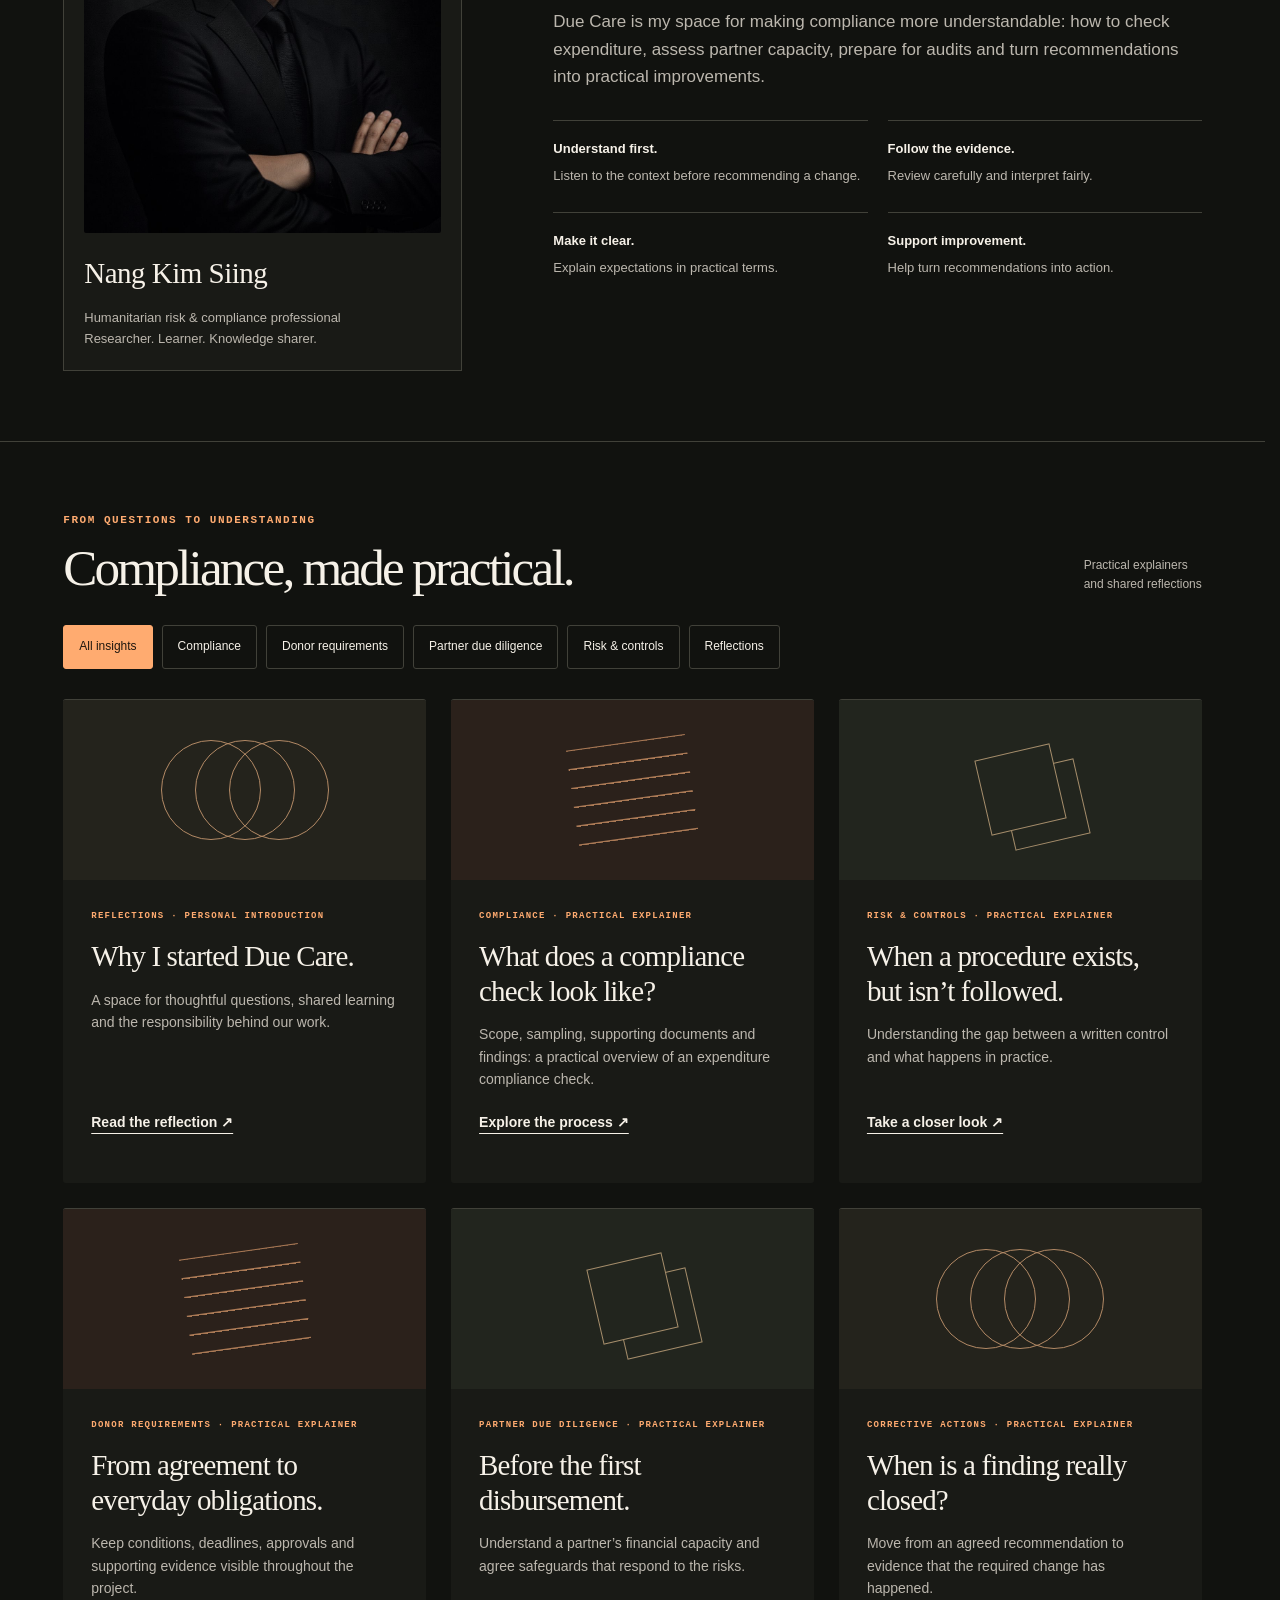
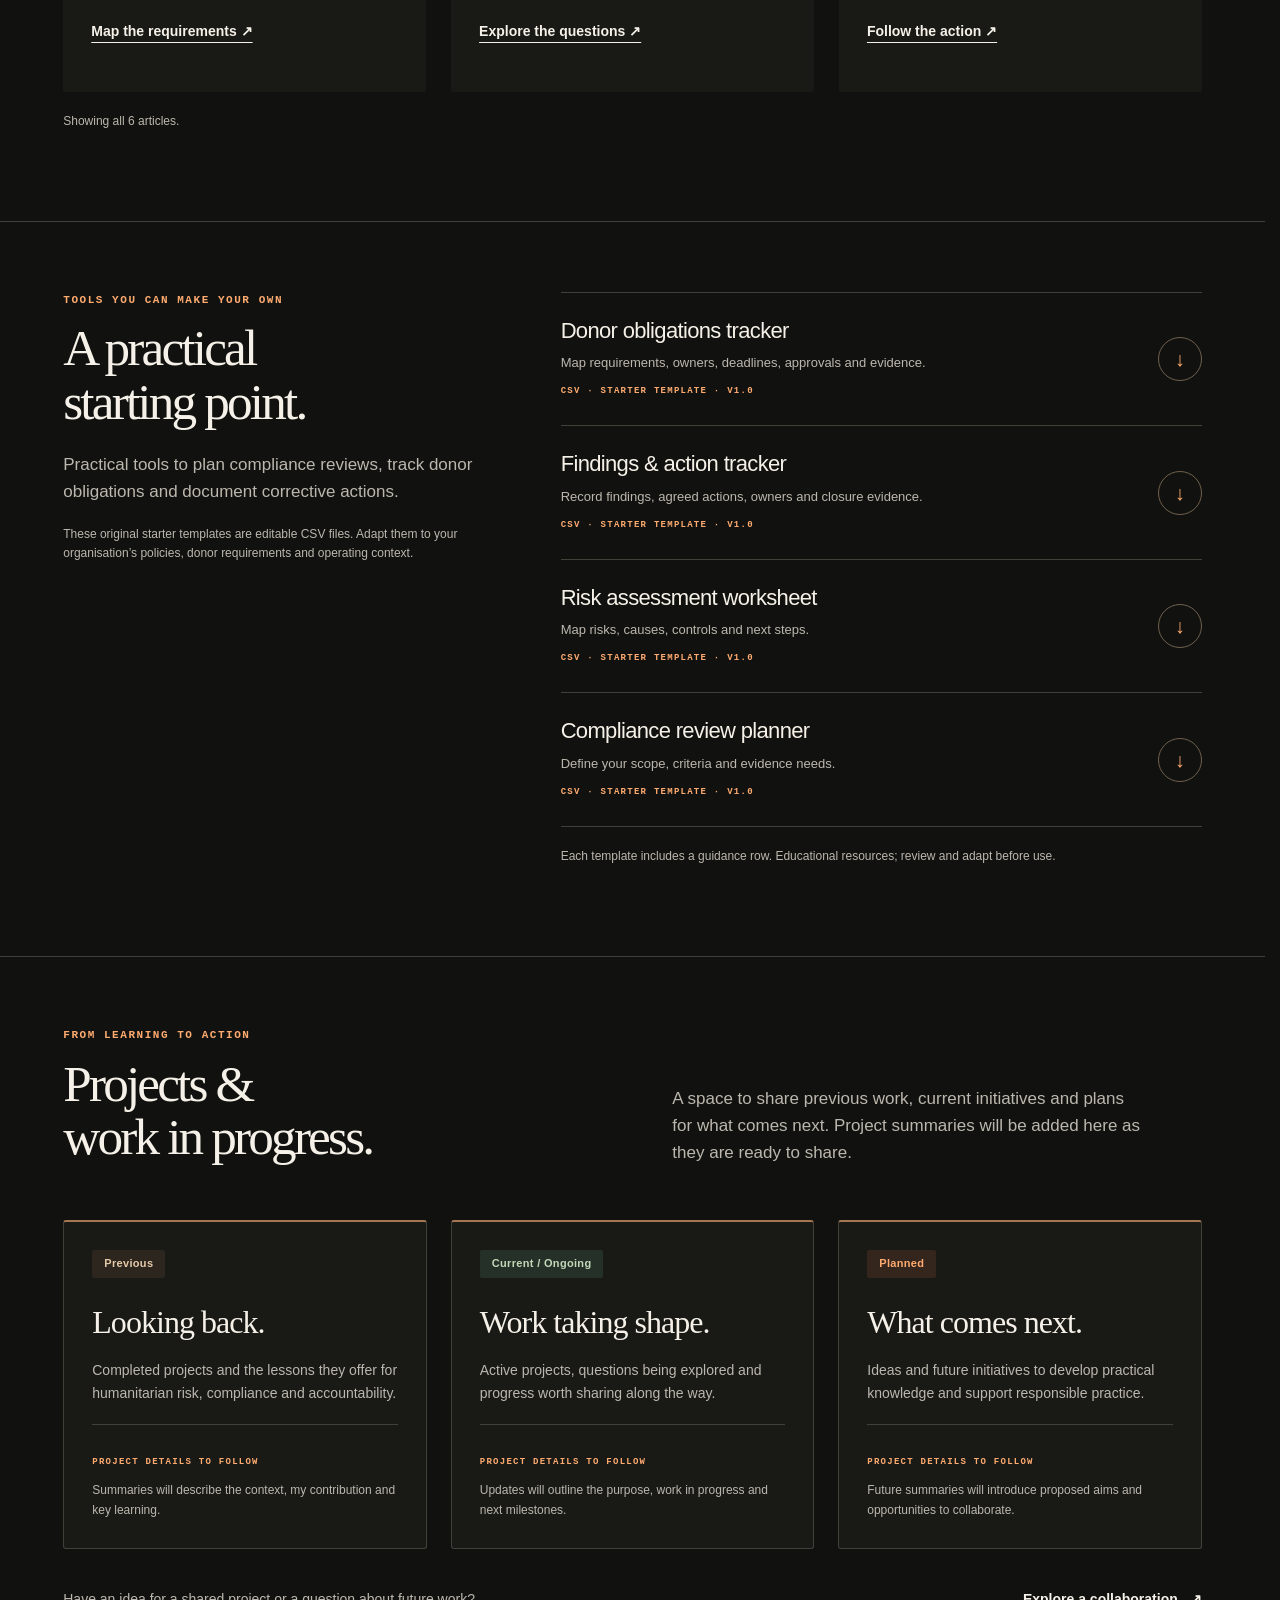
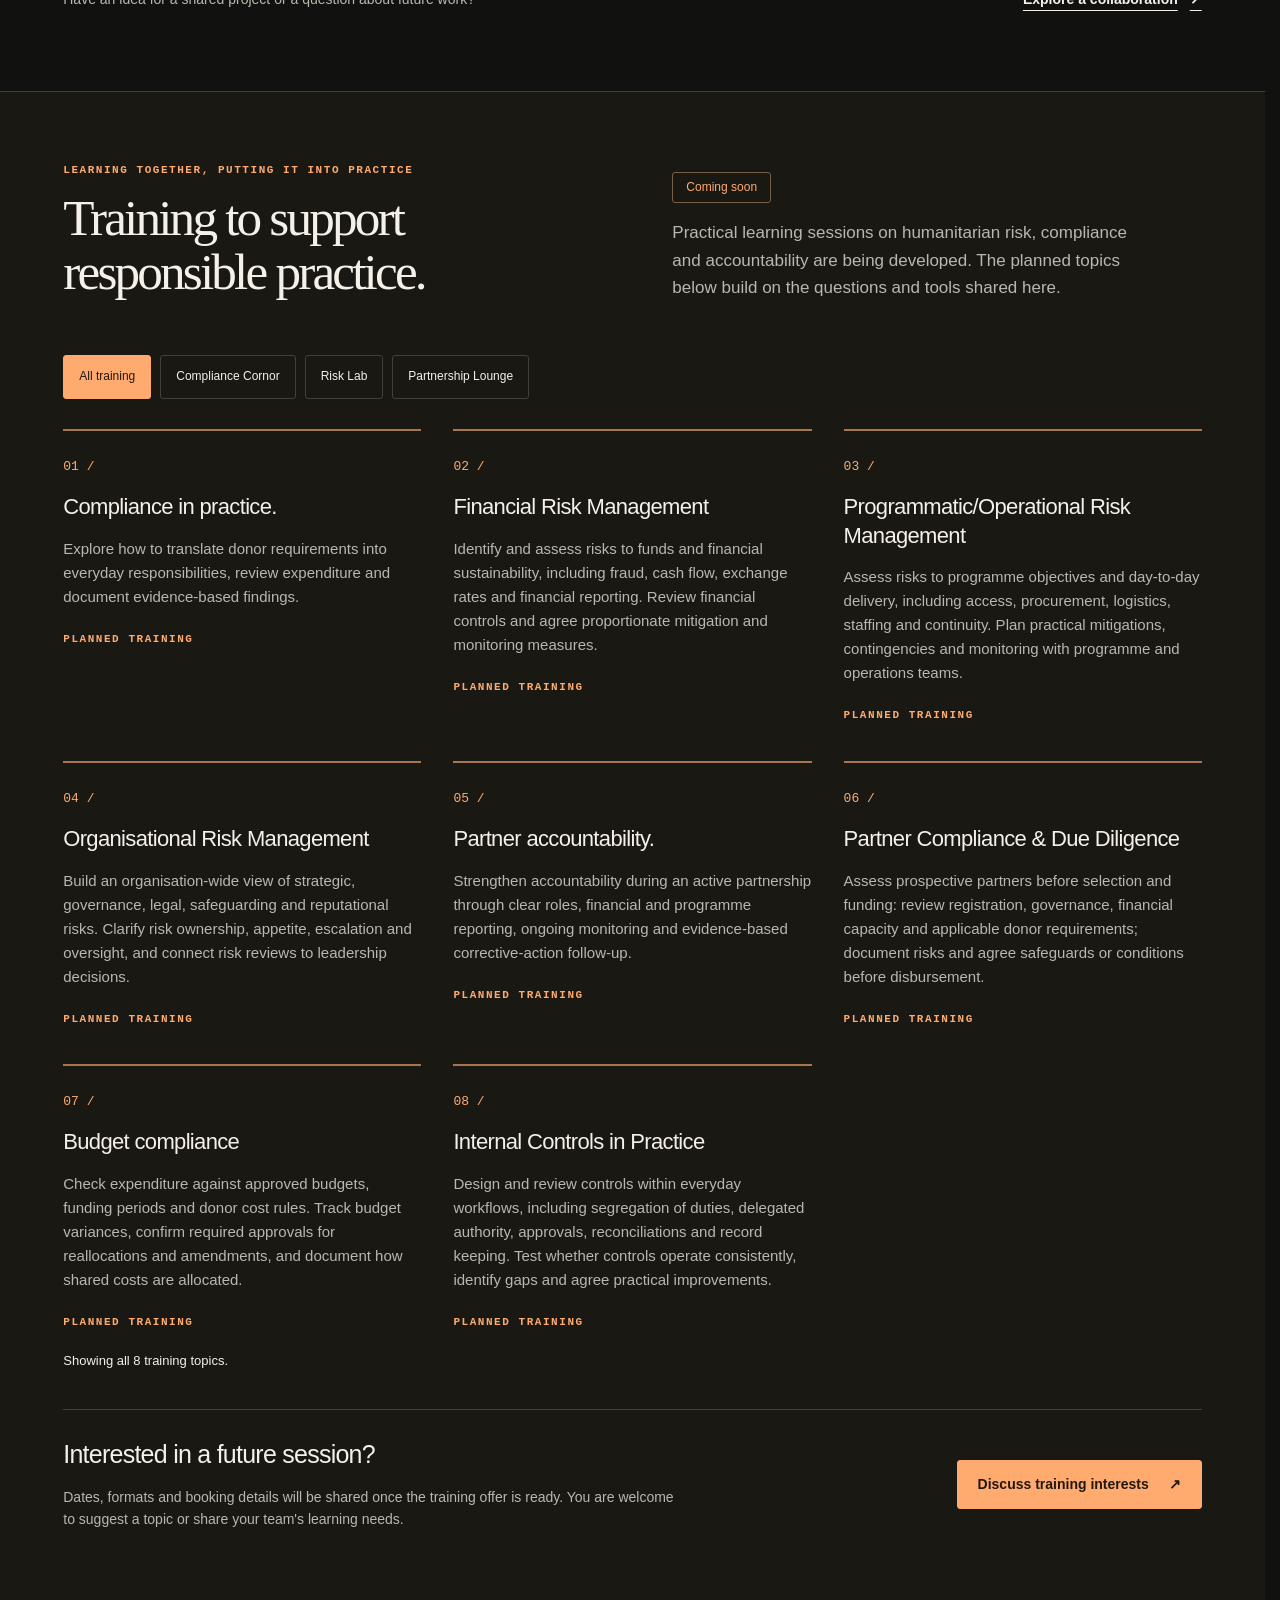
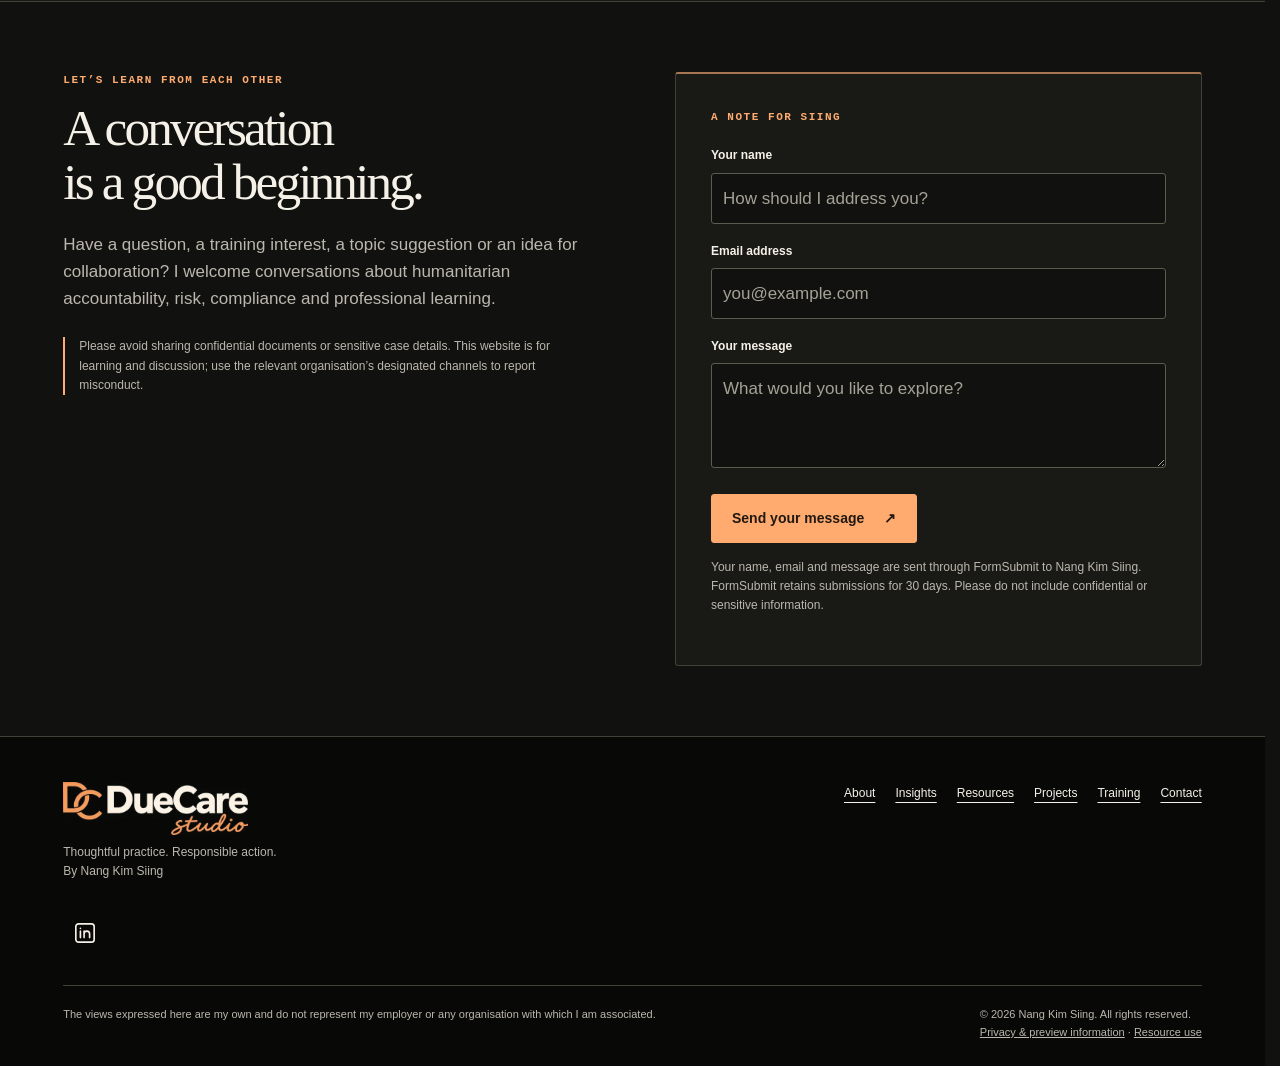
<file: due-care-contact.html>
<!doctype html><html lang="en"><head><meta charset="utf-8"><meta name="viewport" content="width=device-width,initial-scale=1"><meta http-equiv="refresh" content="0;url=index.html#contact"><link rel="canonical" href="index.html#contact"><title>Due Care</title></head><body><a href="index.html#contact">Continue to Due Care / Due Care သို့ သွားရန်</a><script>location.replace("index.html#contact");</script></body></html>
</file>
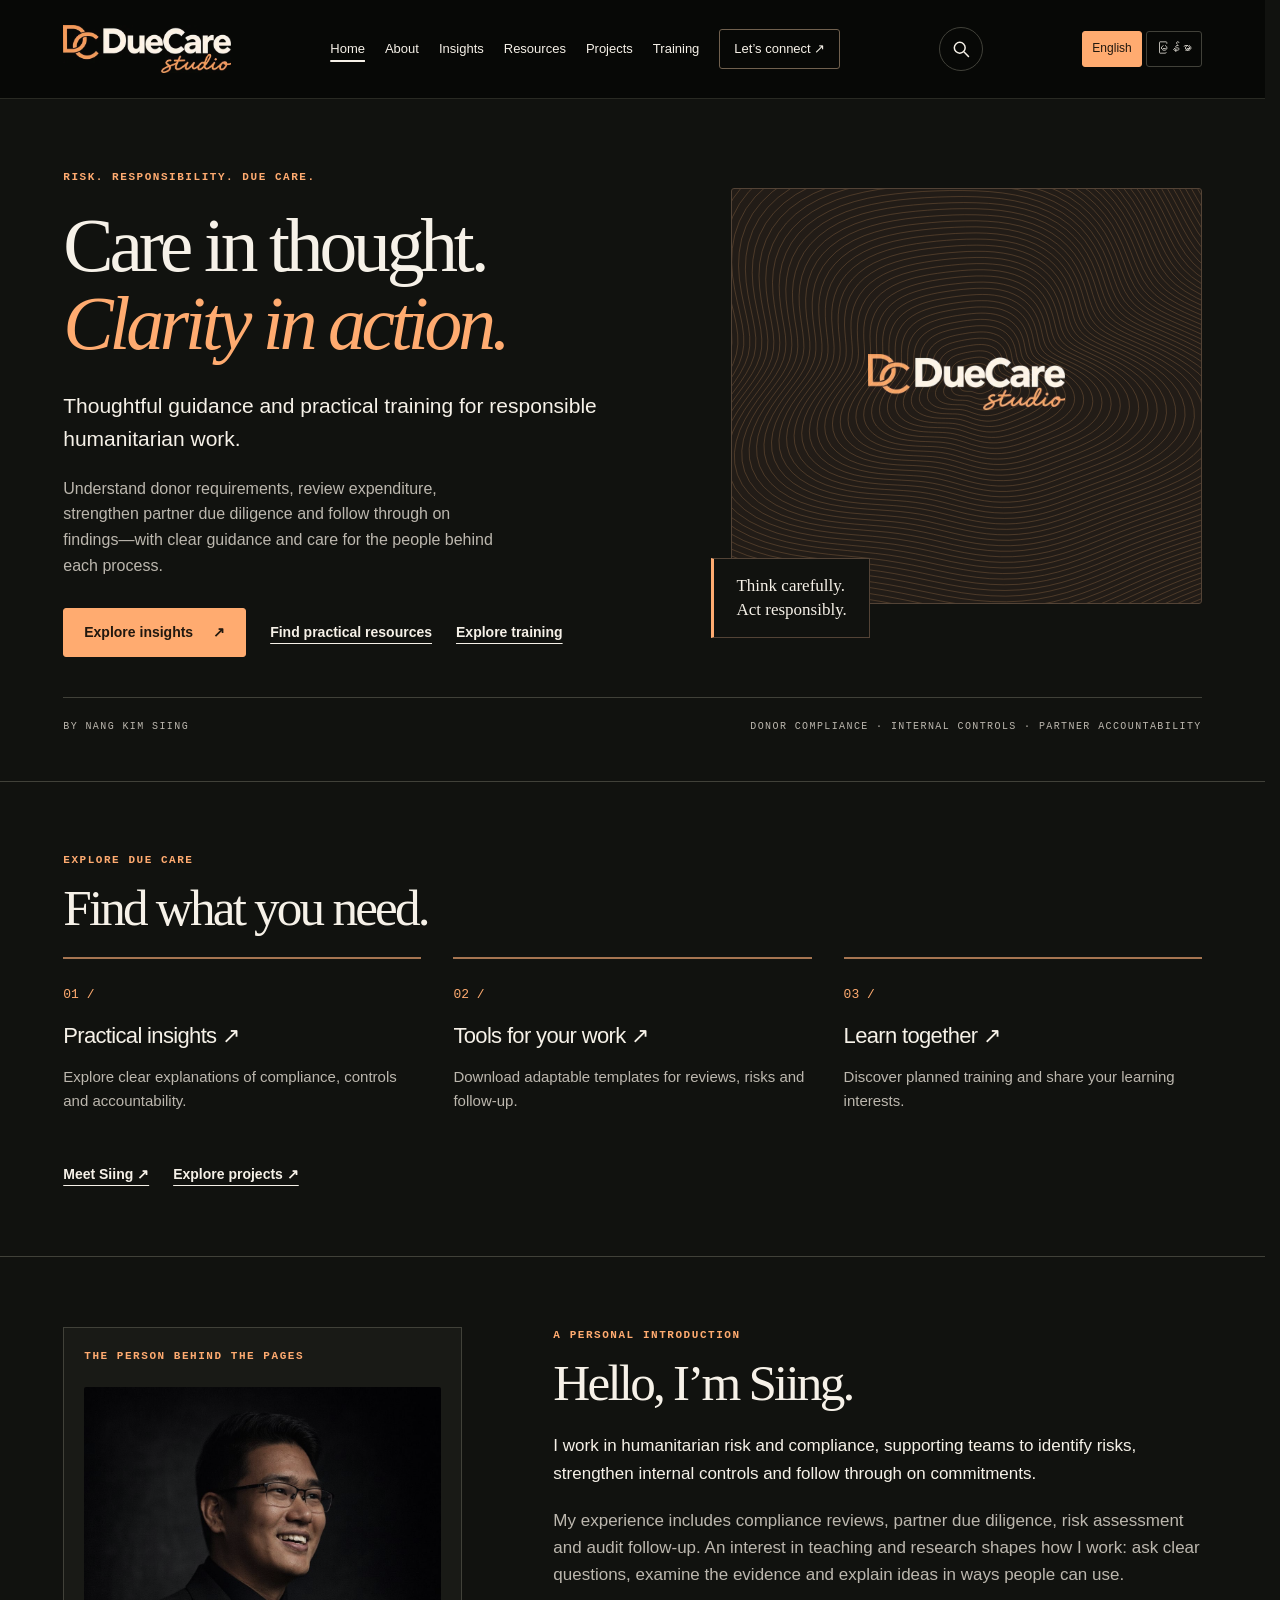
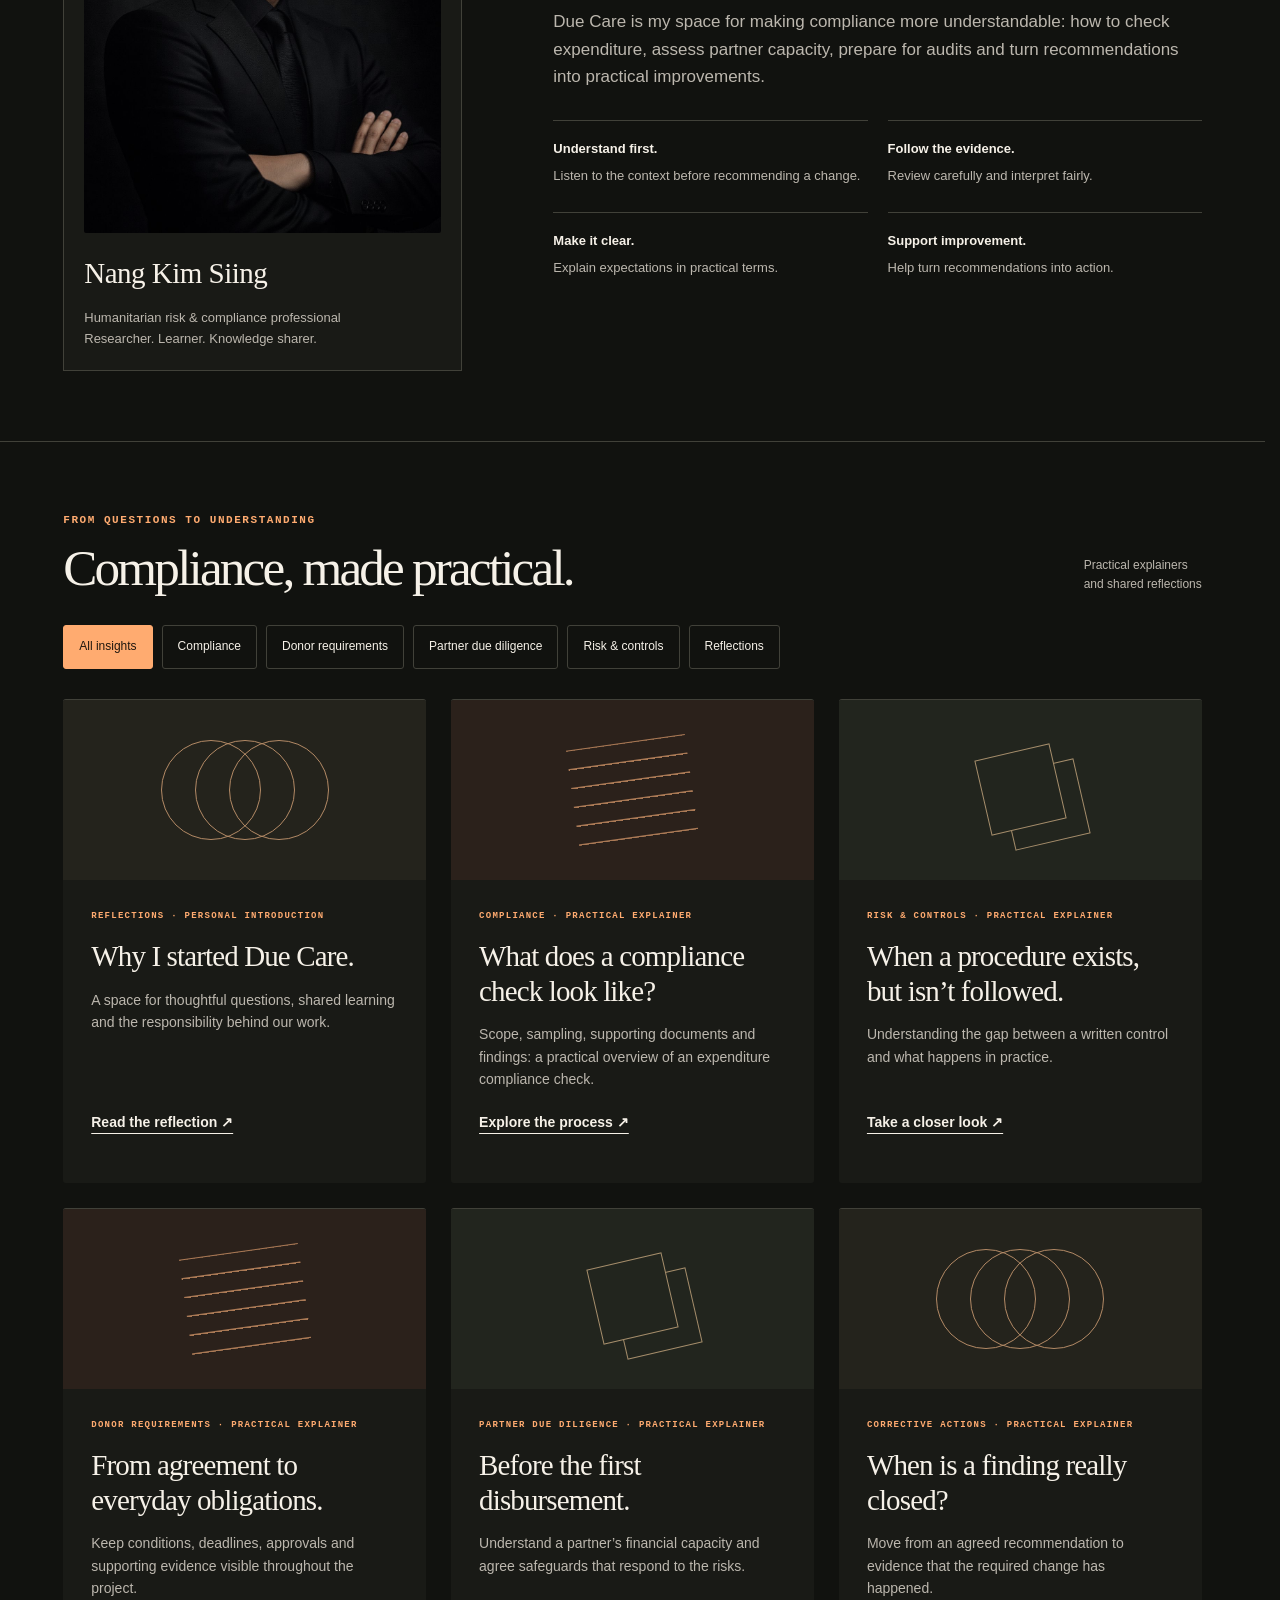
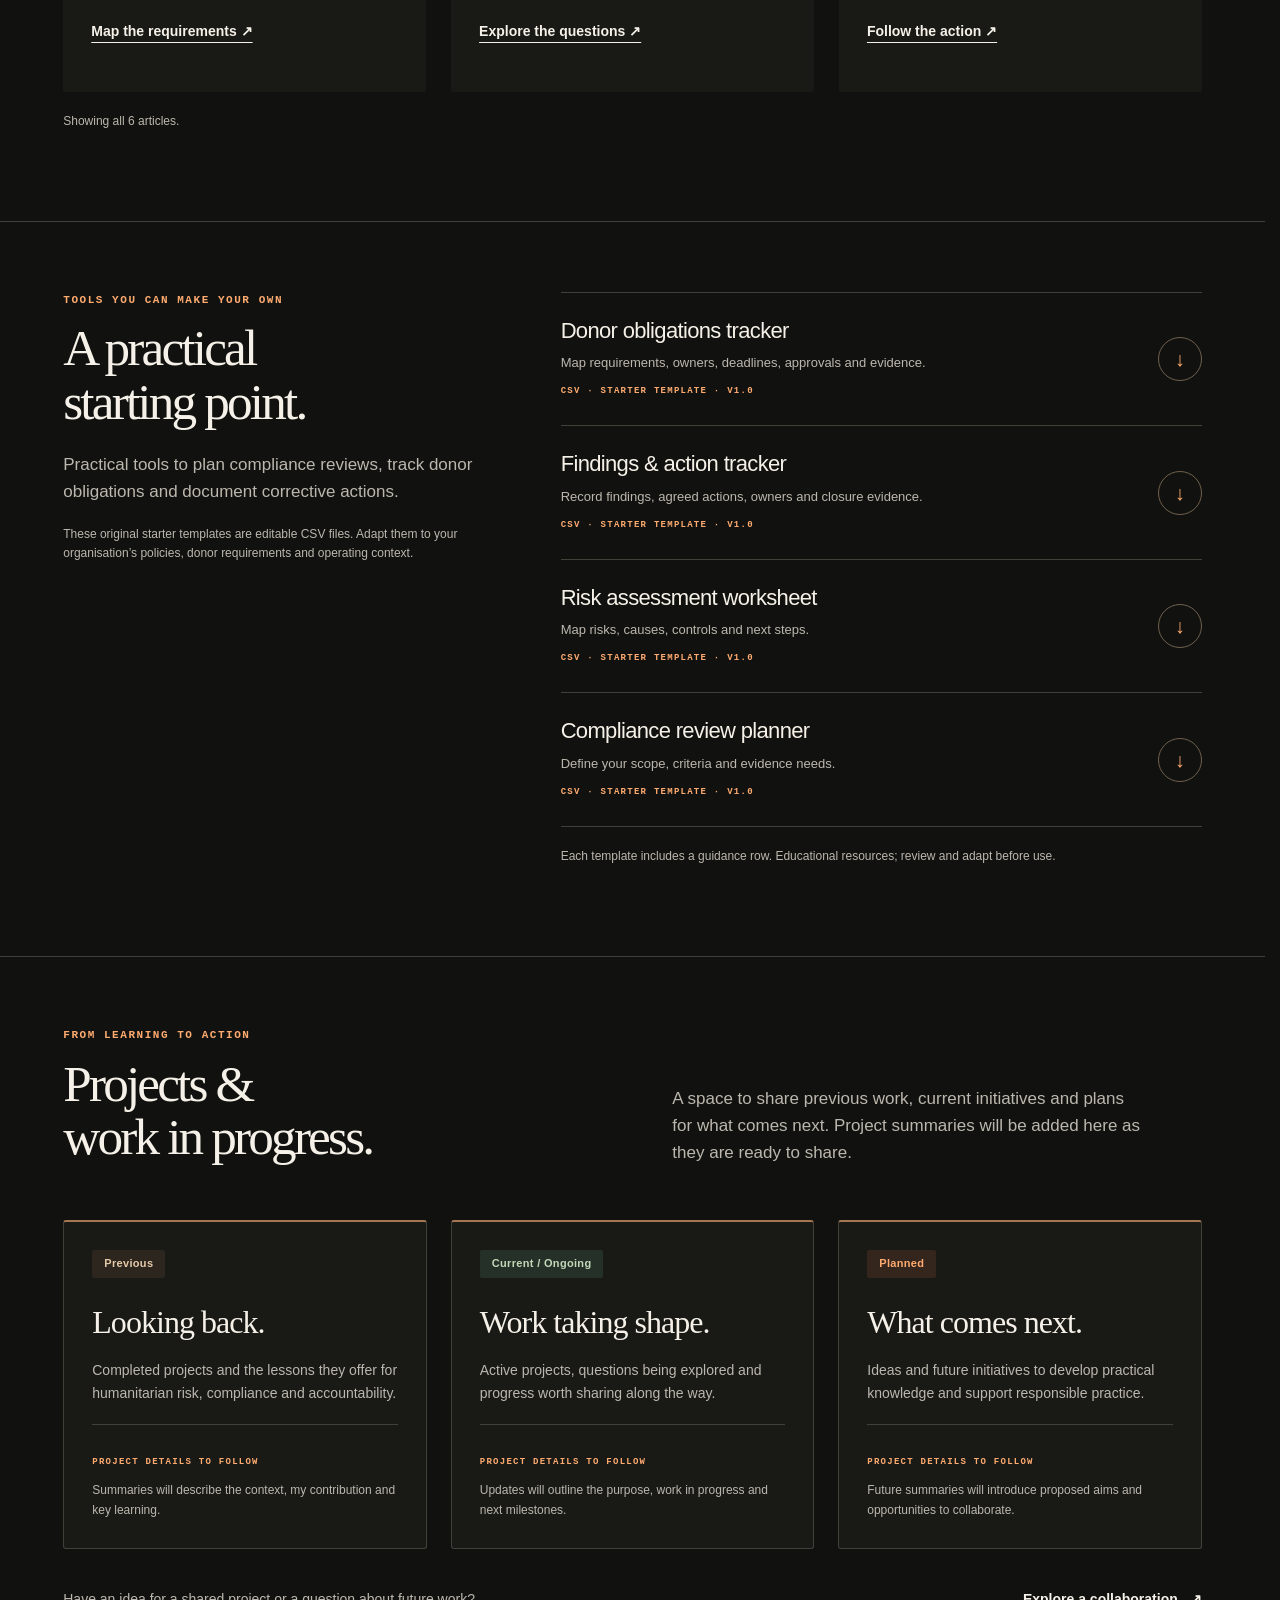
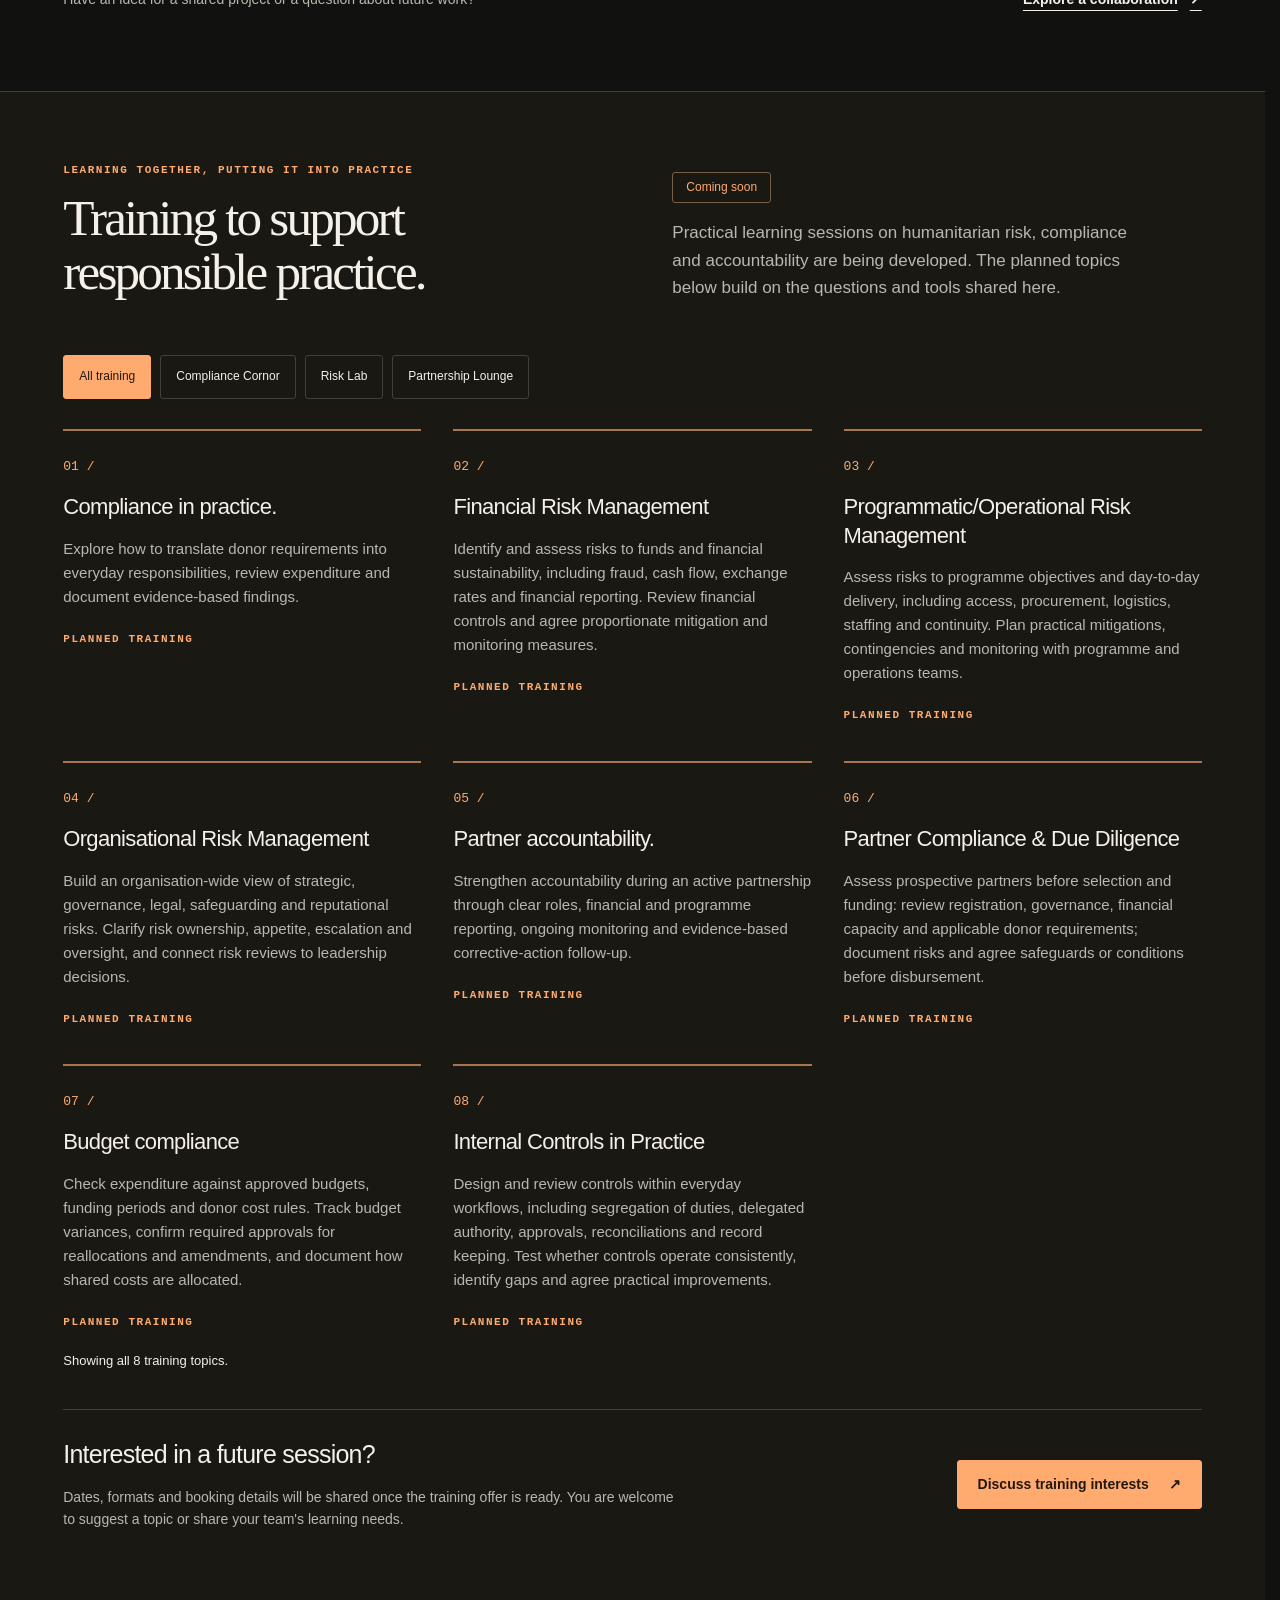
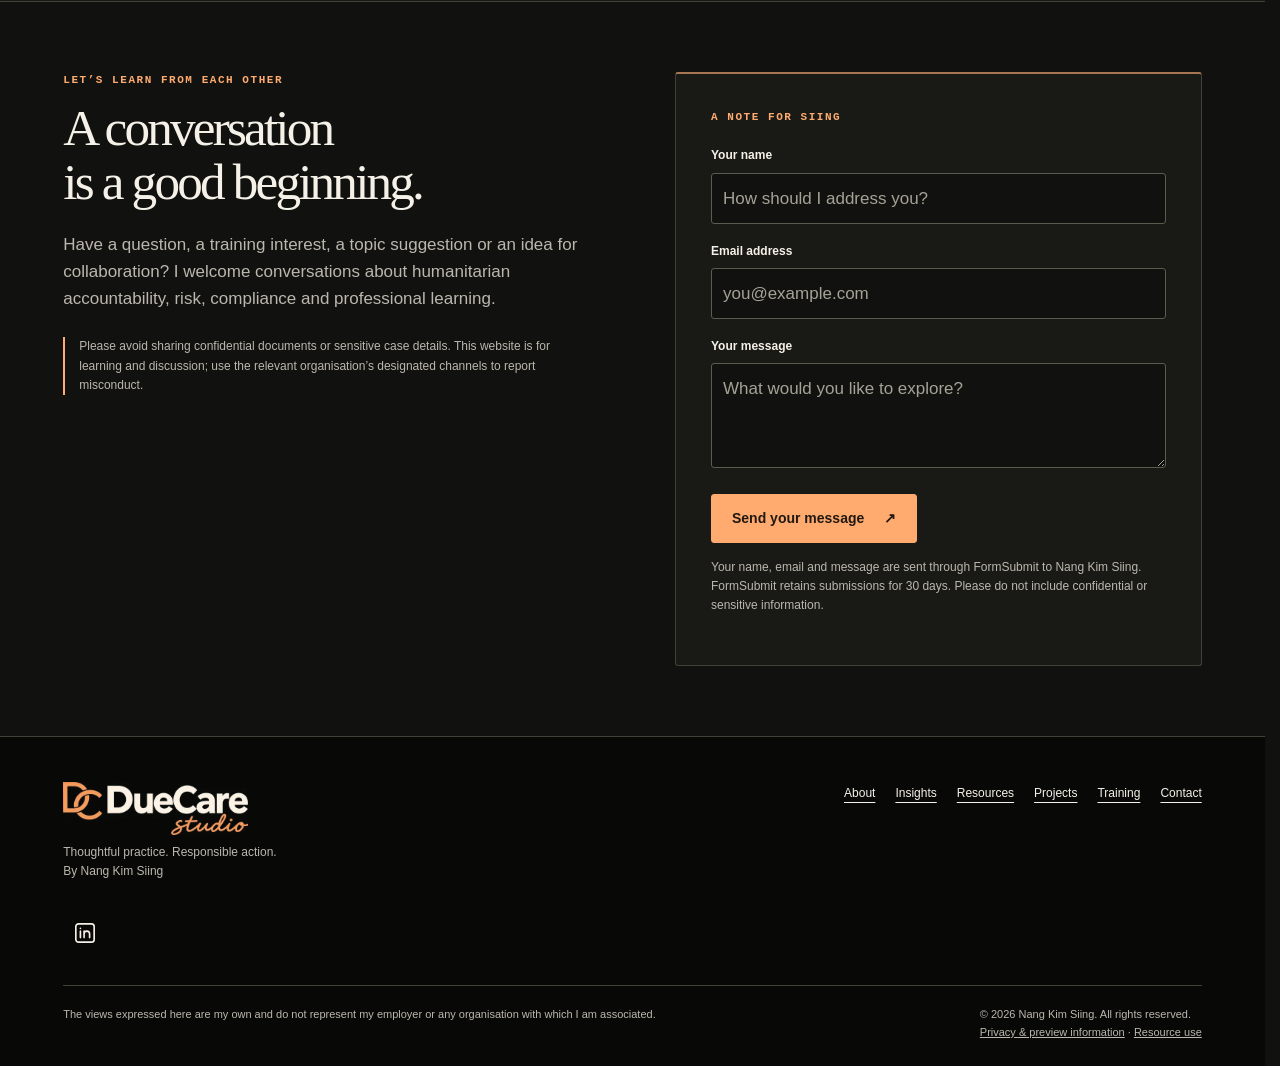
<file: due-care-insights.html>
<!doctype html><html lang="en"><head><meta charset="utf-8"><meta name="viewport" content="width=device-width,initial-scale=1"><meta http-equiv="refresh" content="0;url=index.html#insights"><link rel="canonical" href="index.html#insights"><title>Due Care</title></head><body><a href="index.html#insights">Continue to Due Care / Due Care သို့ သွားရန်</a><script>location.replace("index.html#insights");</script></body></html>
</file>
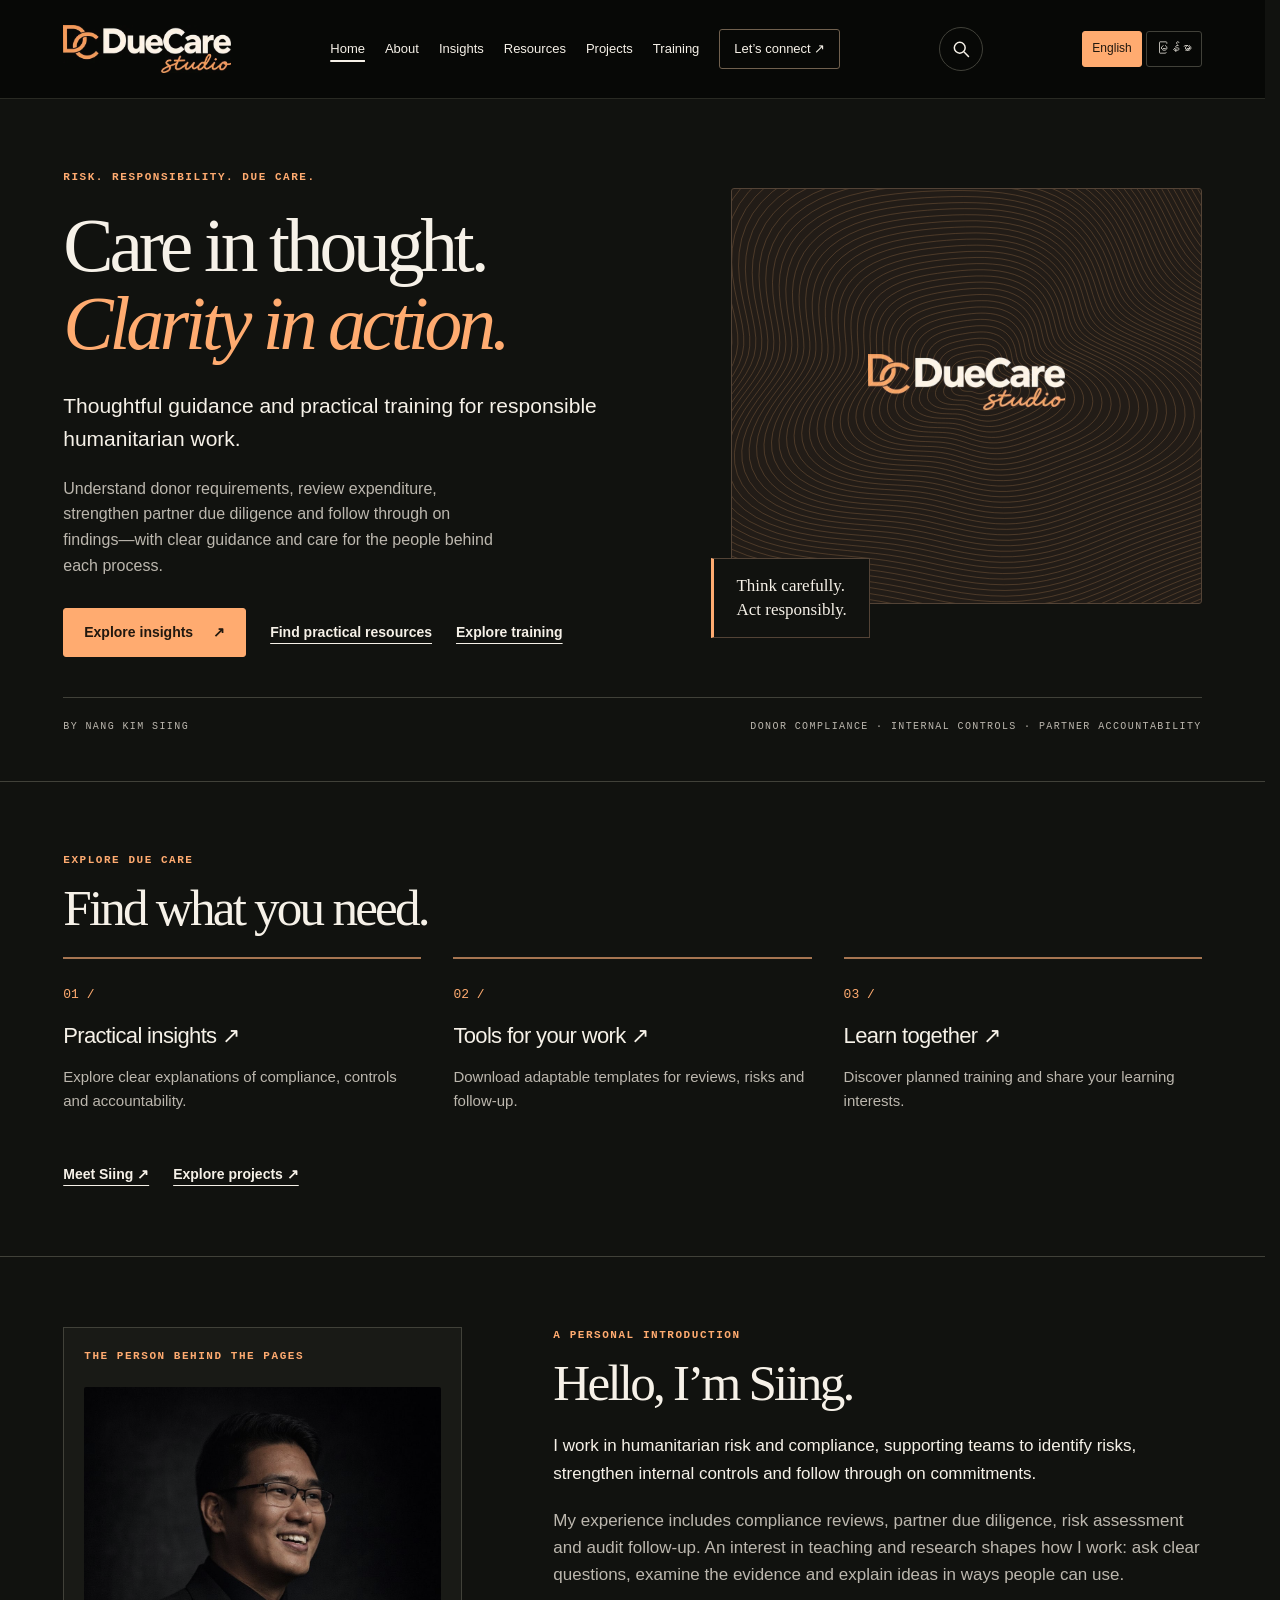
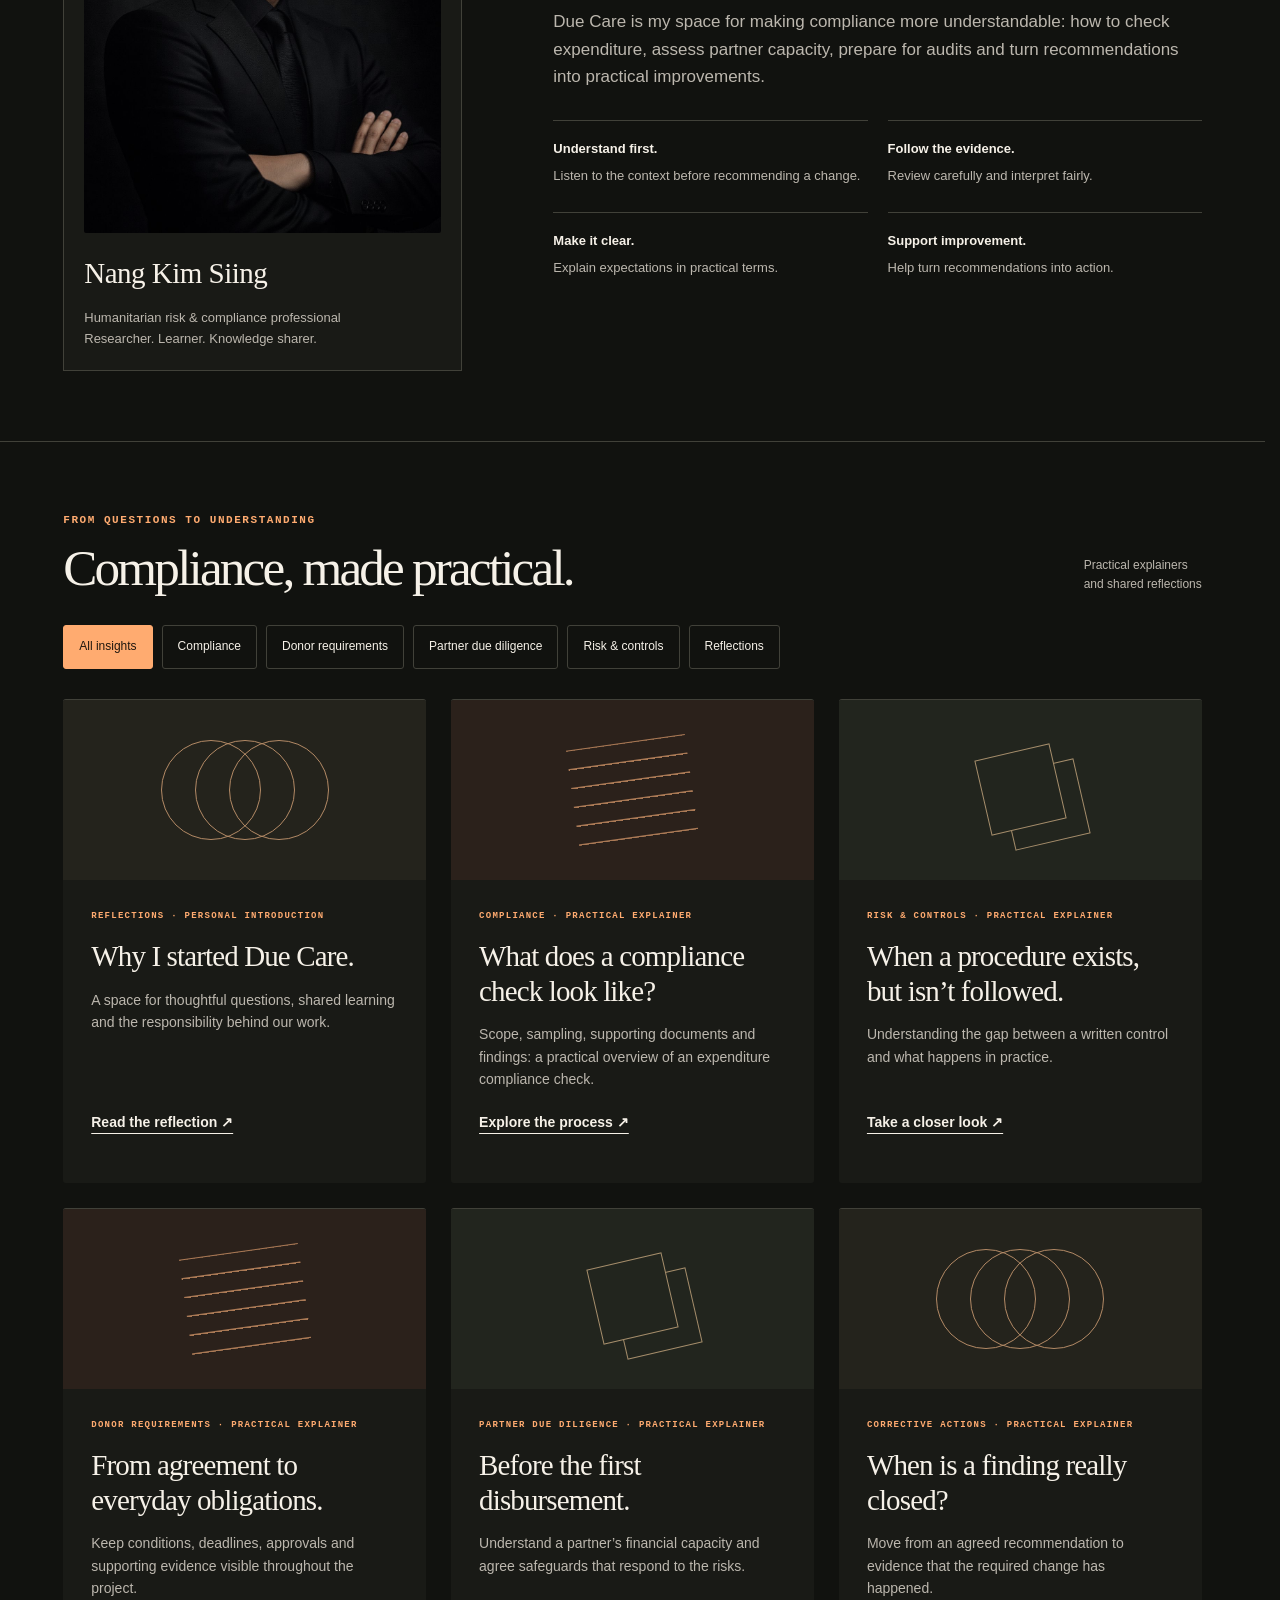
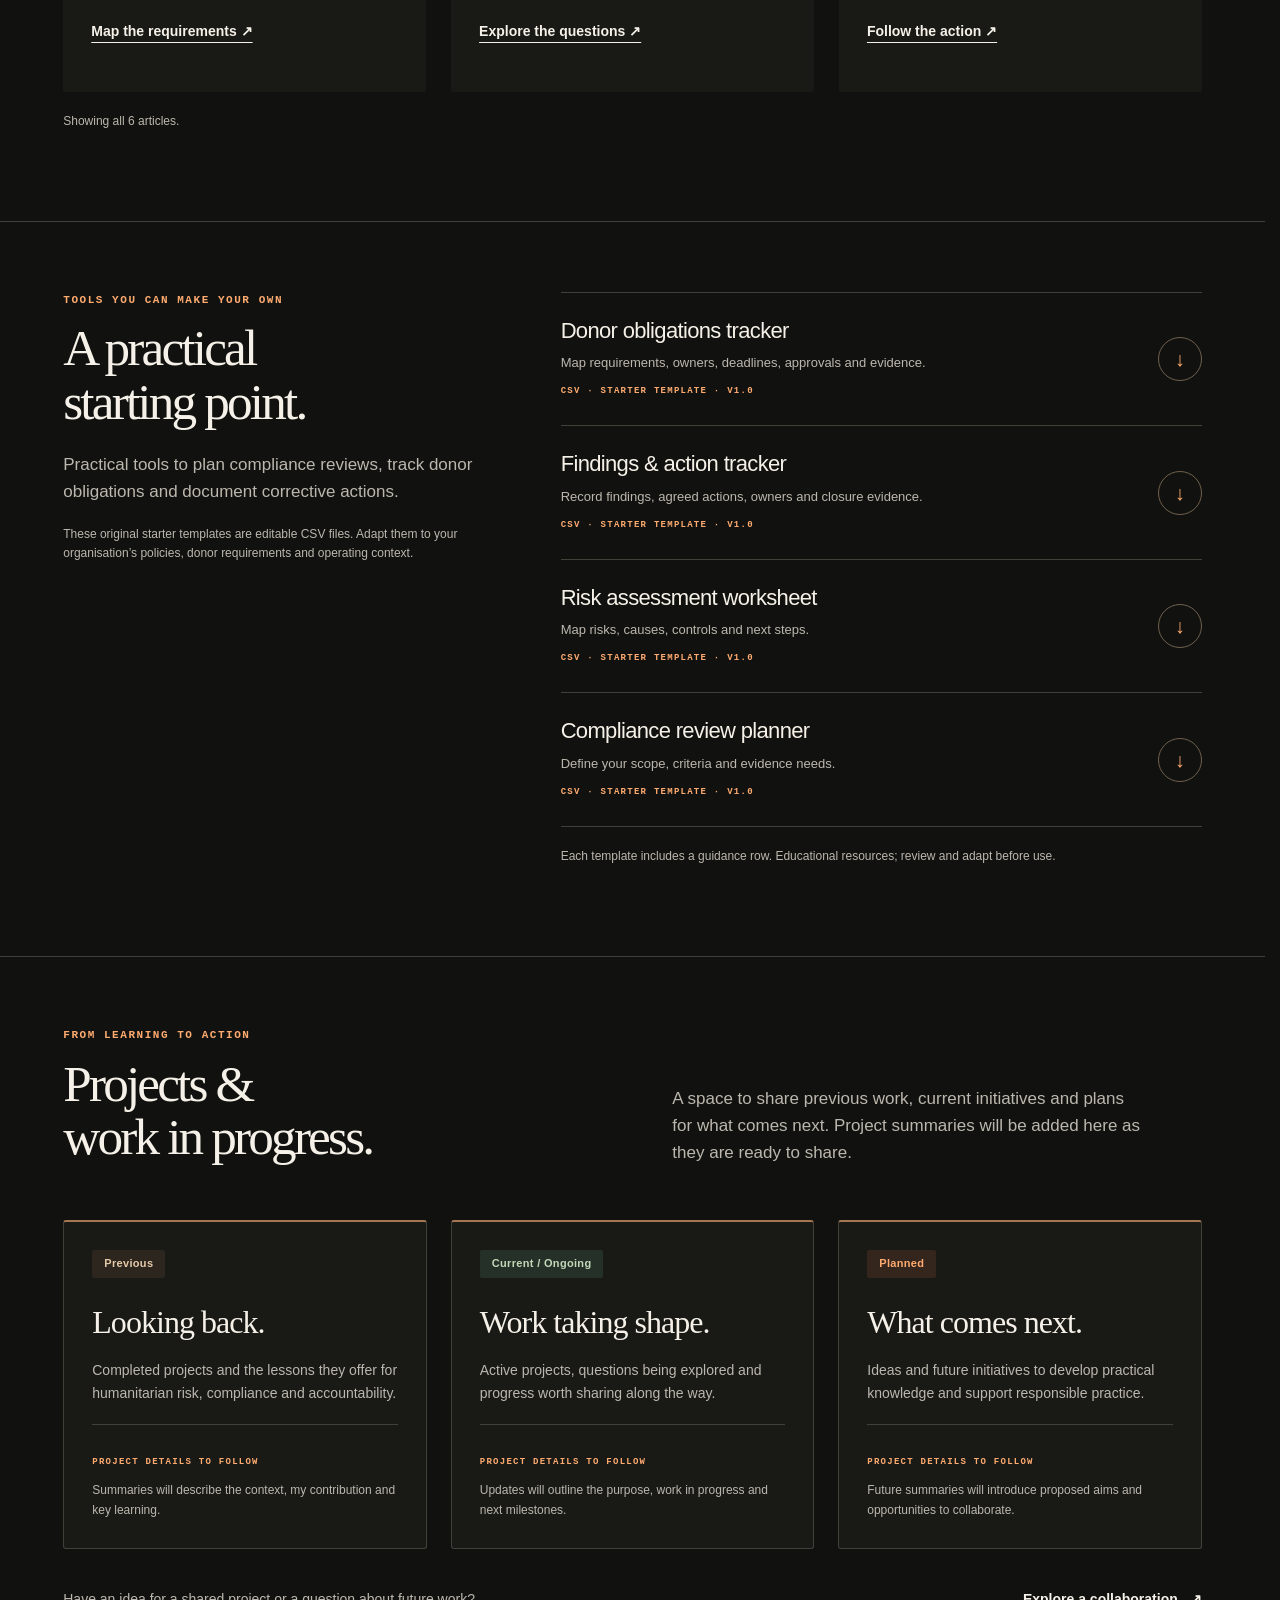
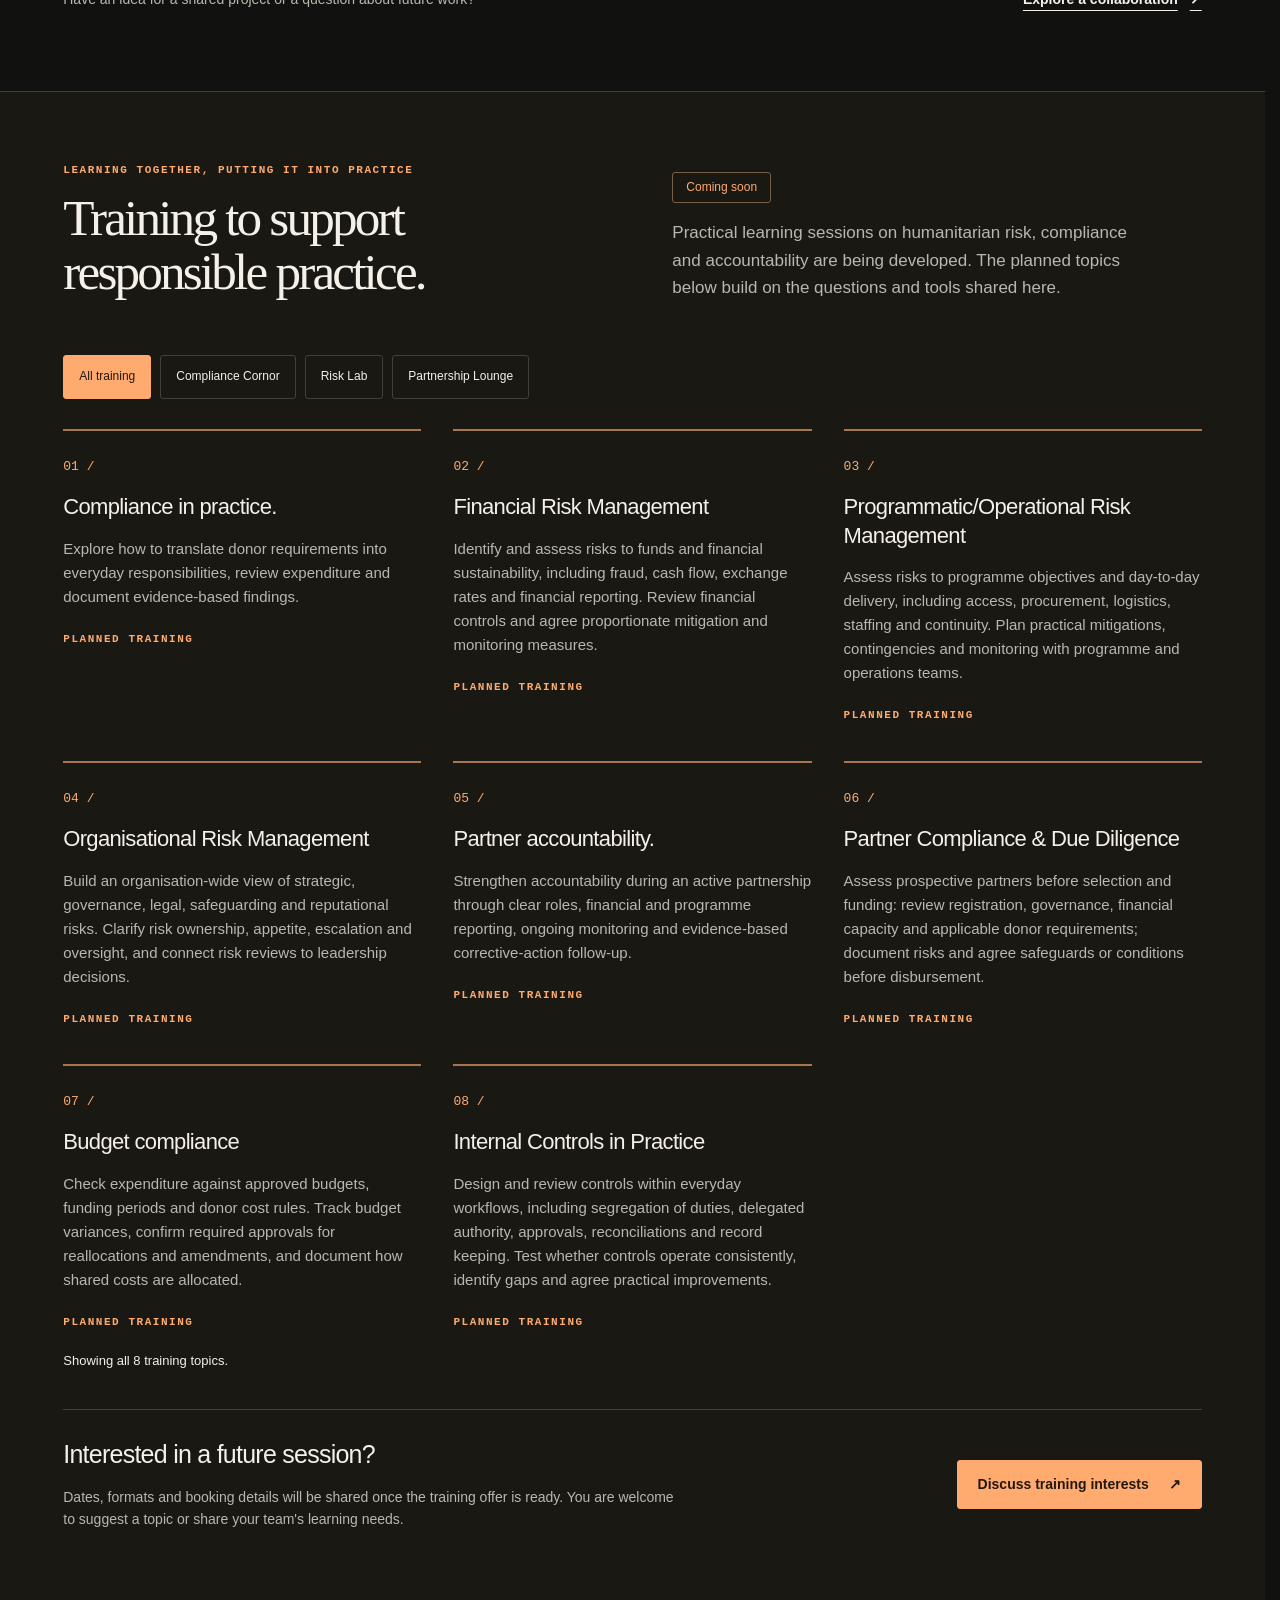
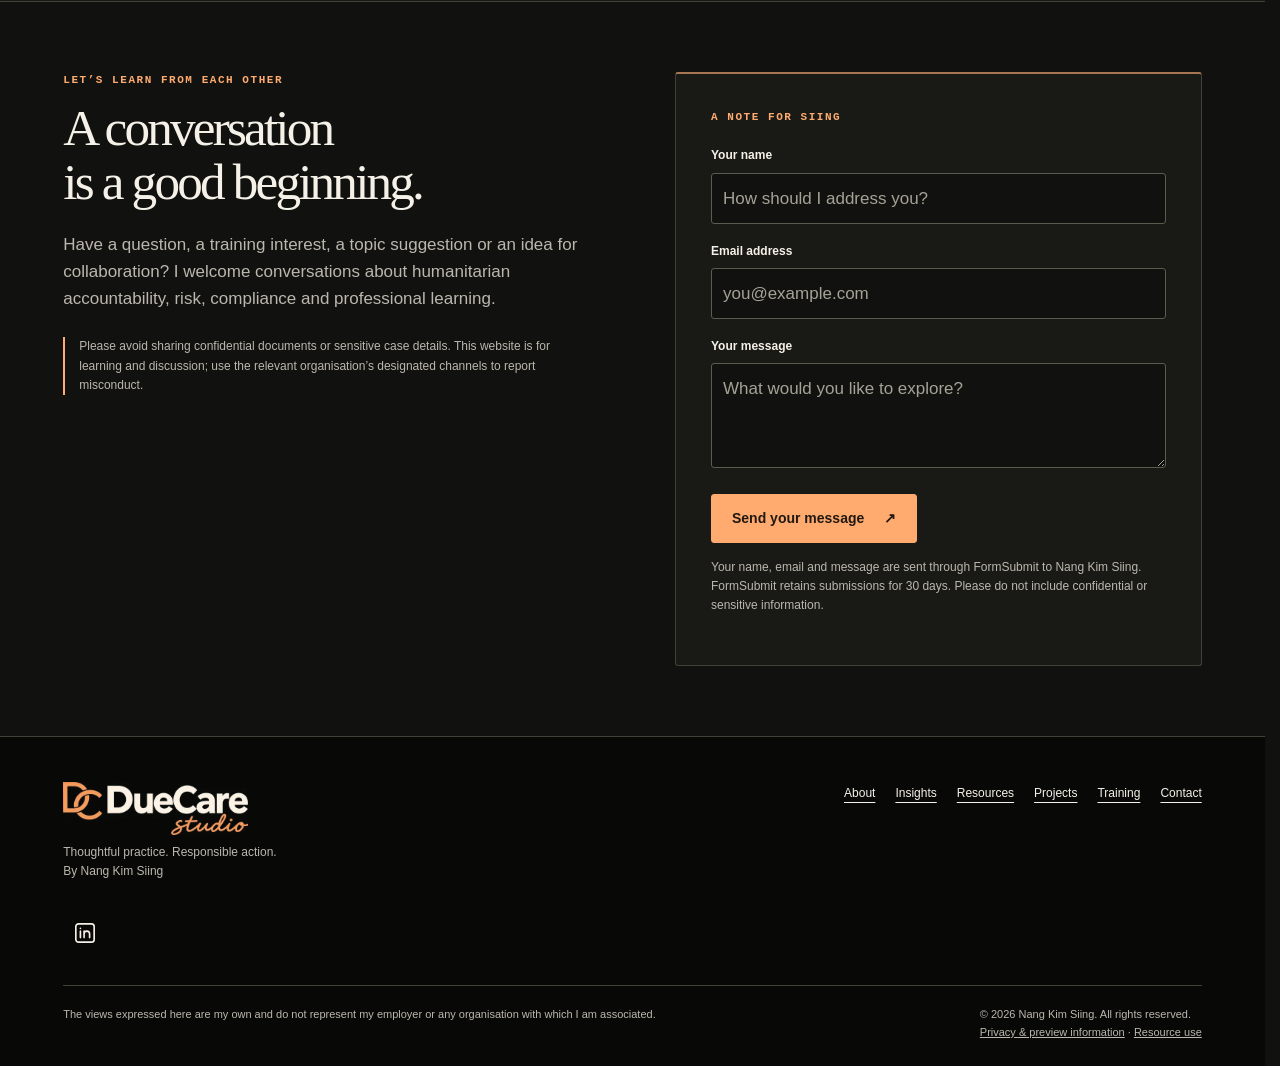
<file: due-care-projects.html>
<!doctype html><html lang="en"><head><meta charset="utf-8"><meta name="viewport" content="width=device-width,initial-scale=1"><meta http-equiv="refresh" content="0;url=index.html#projects"><link rel="canonical" href="index.html#projects"><title>Due Care</title></head><body><a href="index.html#projects">Continue to Due Care / Due Care သို့ သွားရန်</a><script>location.replace("index.html#projects");</script></body></html>
</file>
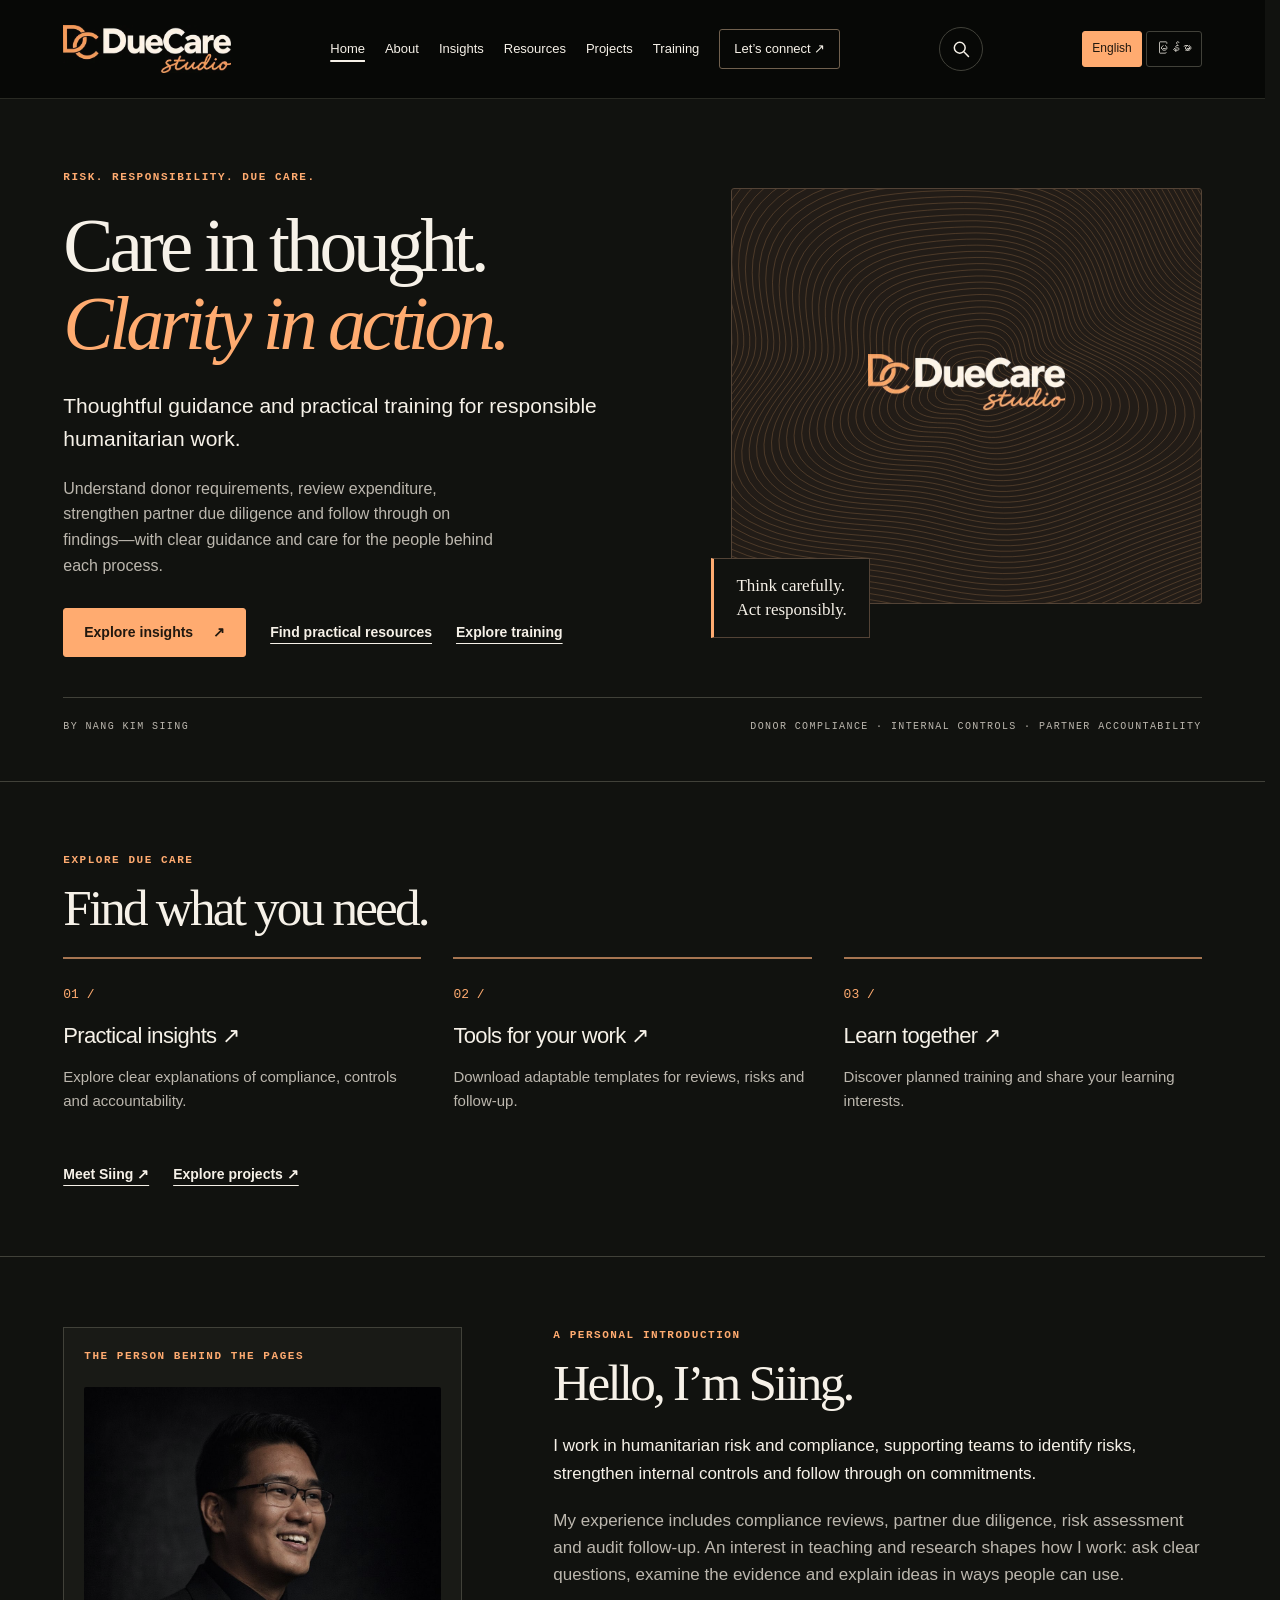
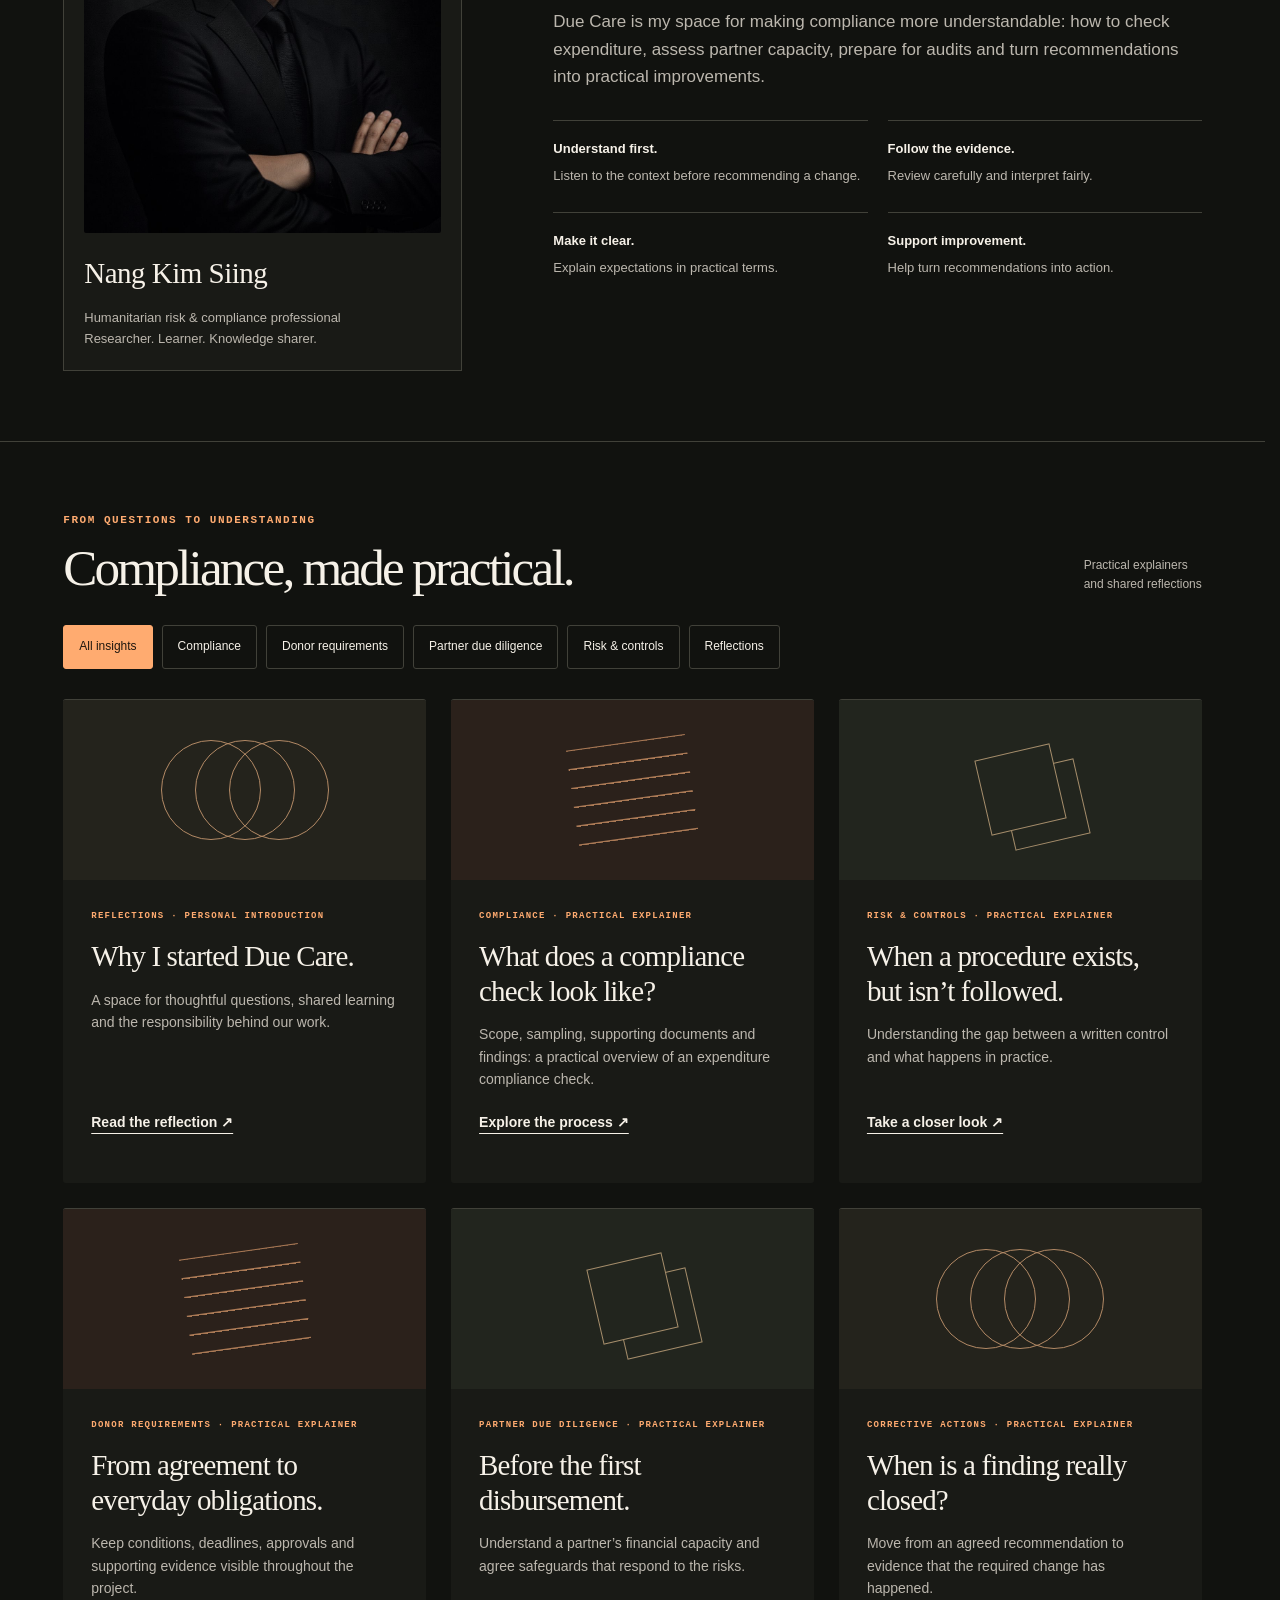
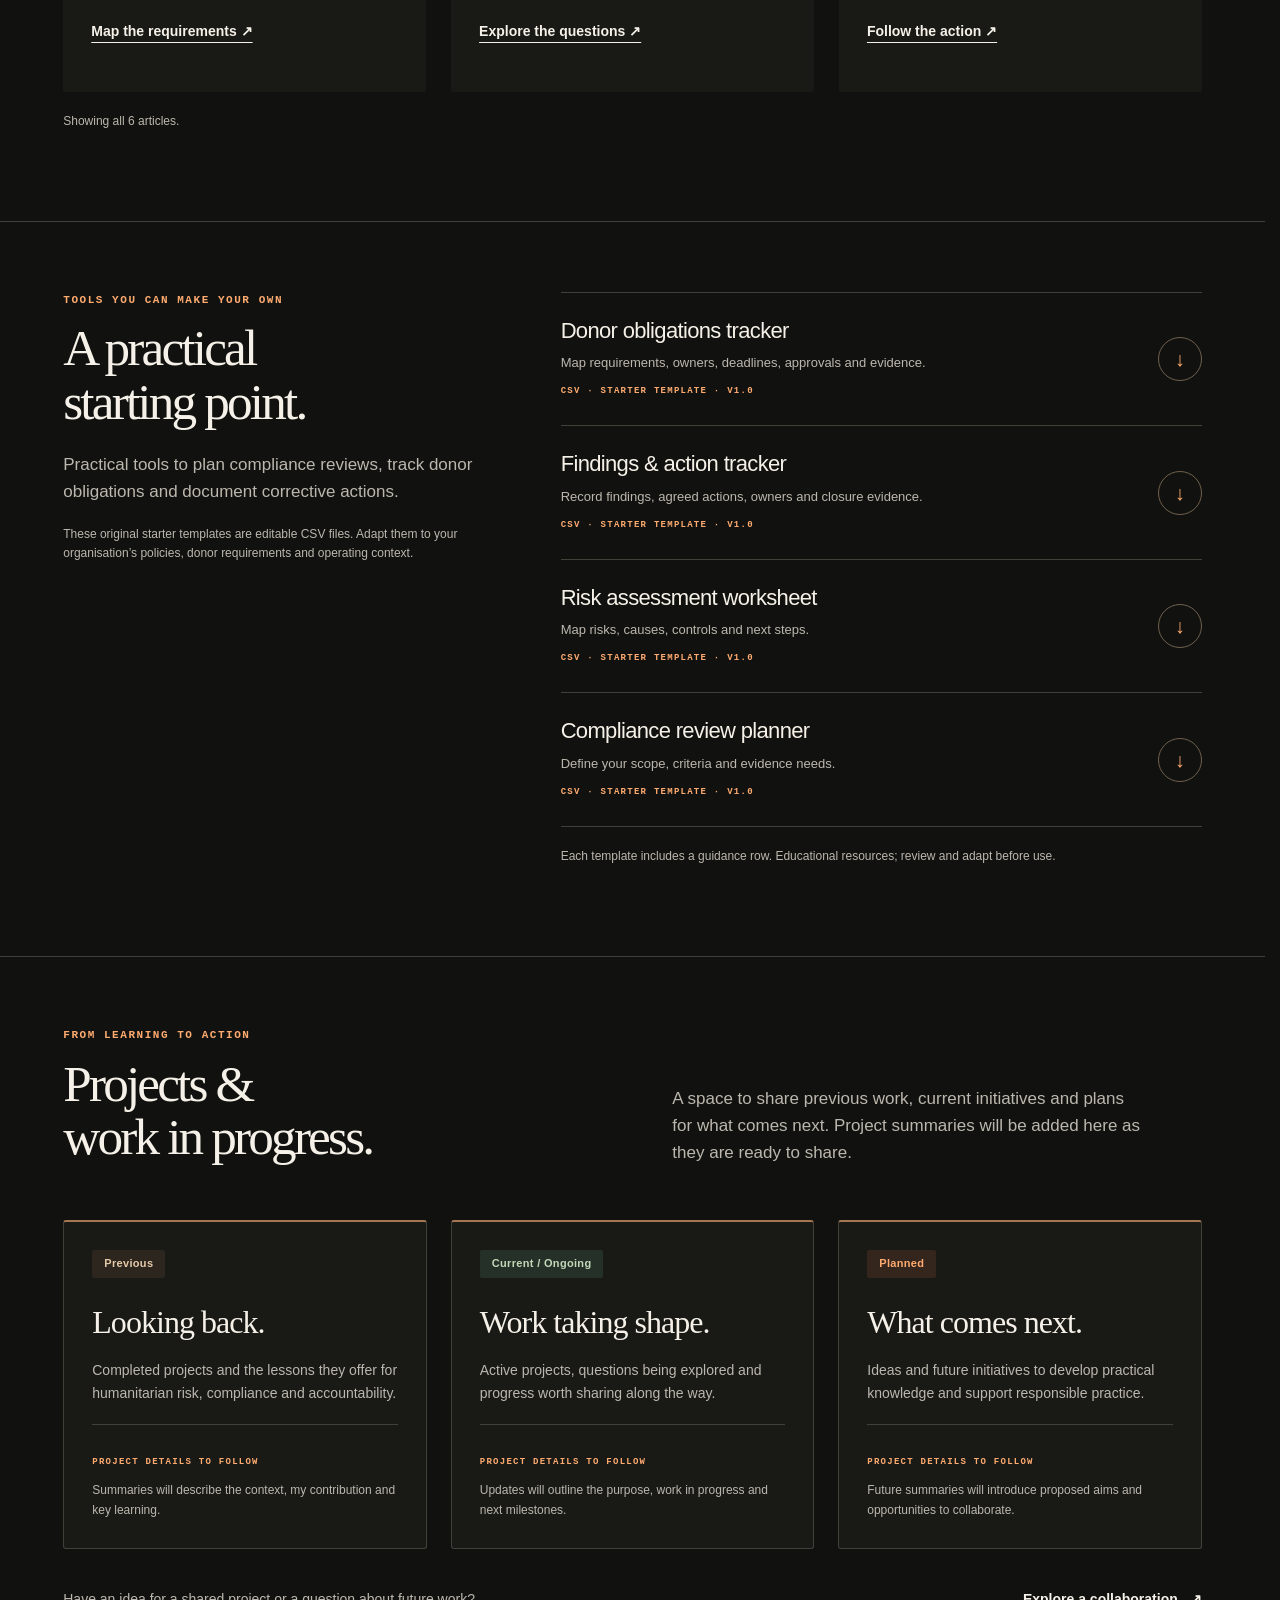
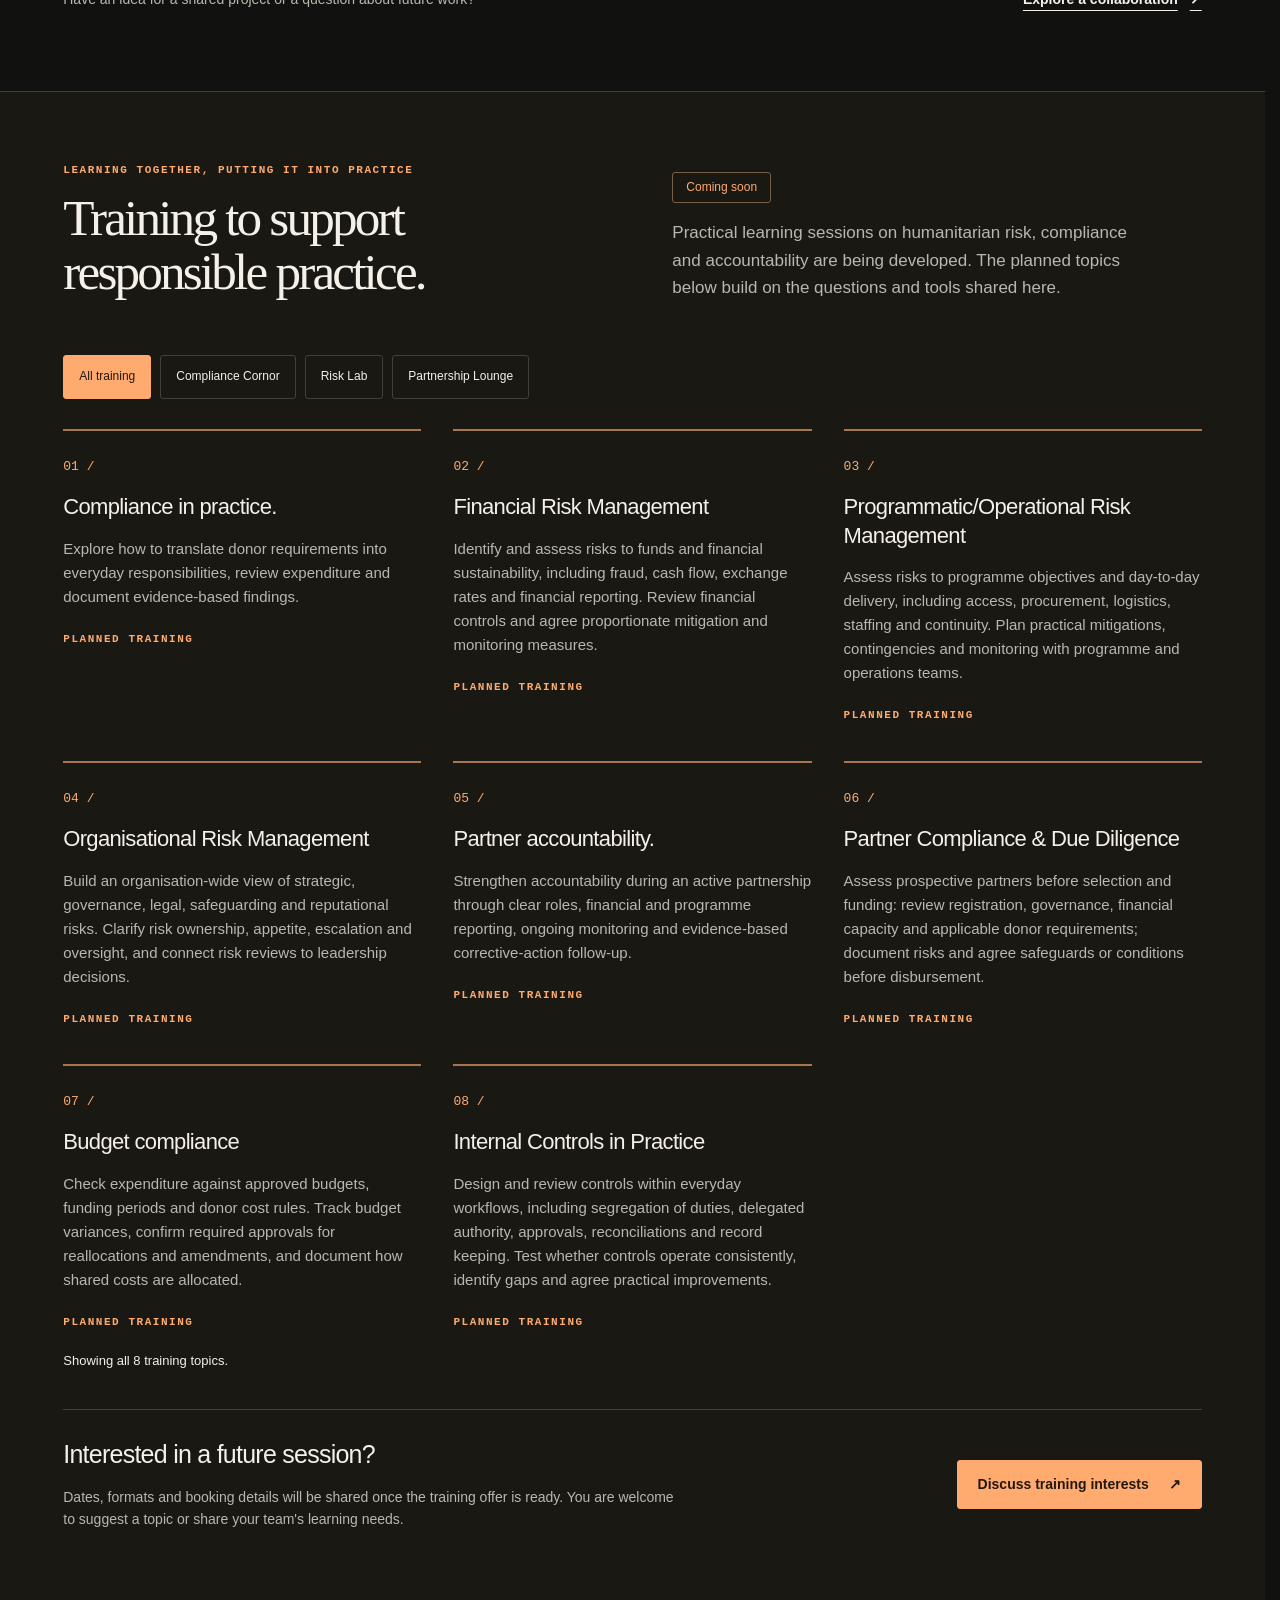
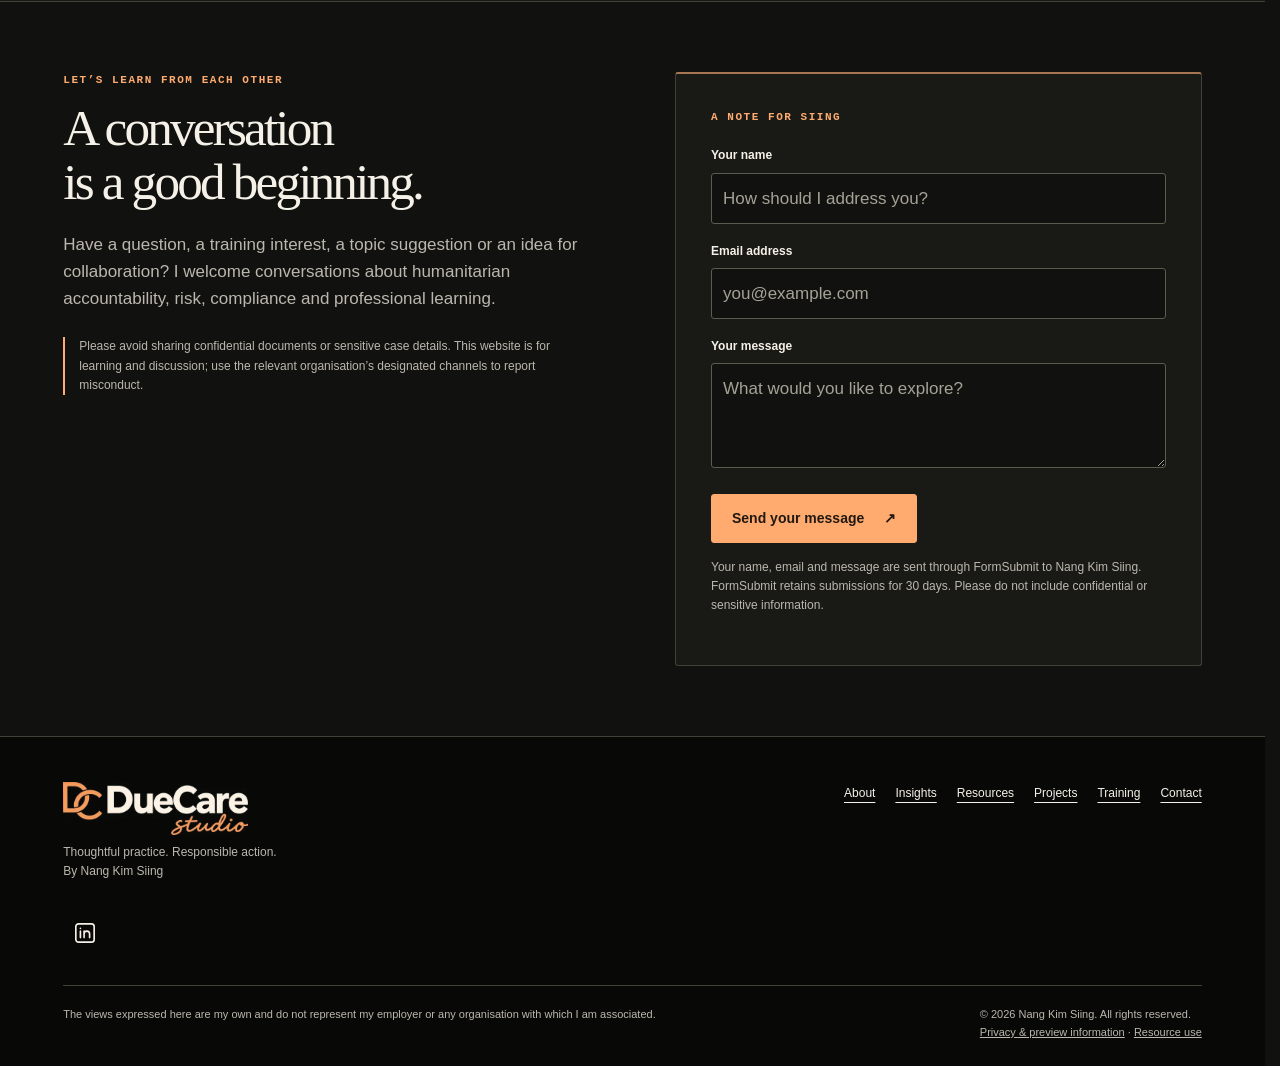
<file: due-care-resources.html>
<!doctype html><html lang="en"><head><meta charset="utf-8"><meta name="viewport" content="width=device-width,initial-scale=1"><meta http-equiv="refresh" content="0;url=index.html#resources"><link rel="canonical" href="index.html#resources"><title>Due Care</title></head><body><a href="index.html#resources">Continue to Due Care / Due Care သို့ သွားရန်</a><script>location.replace("index.html#resources");</script></body></html>
</file>
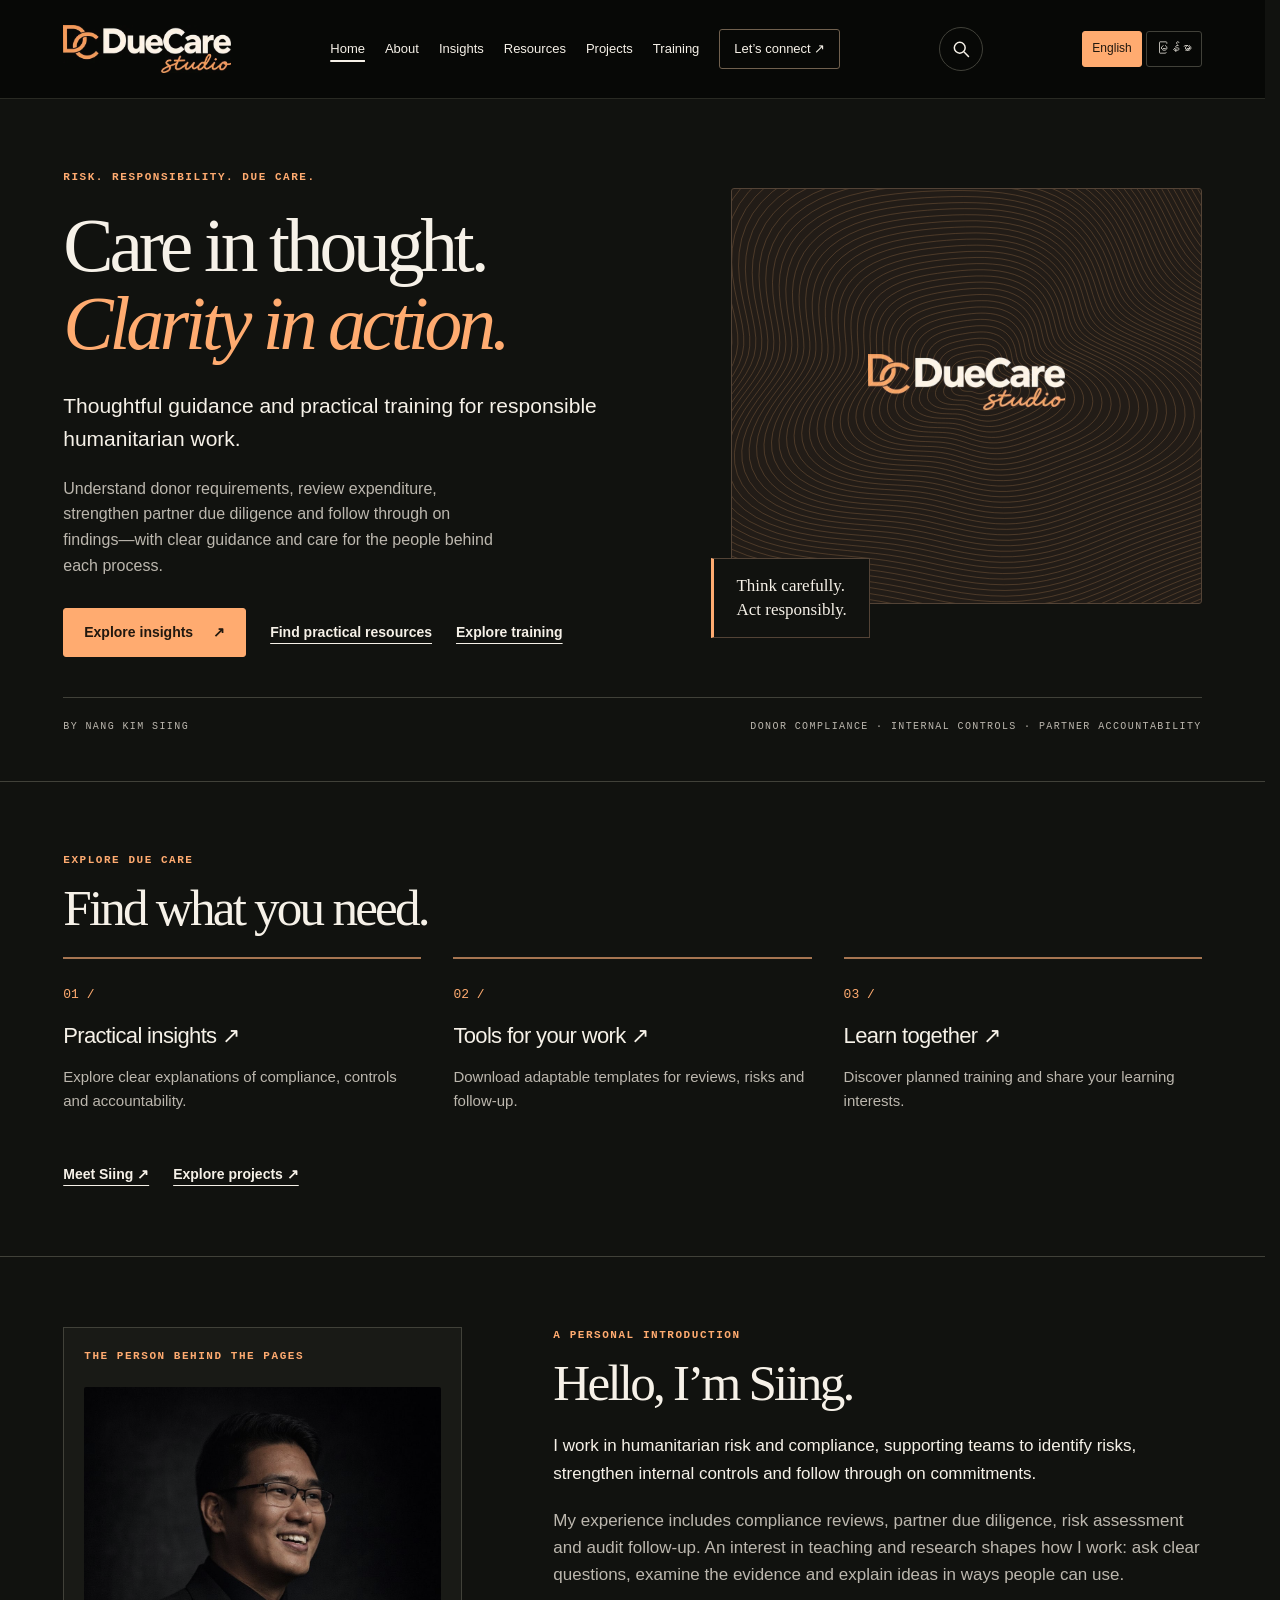
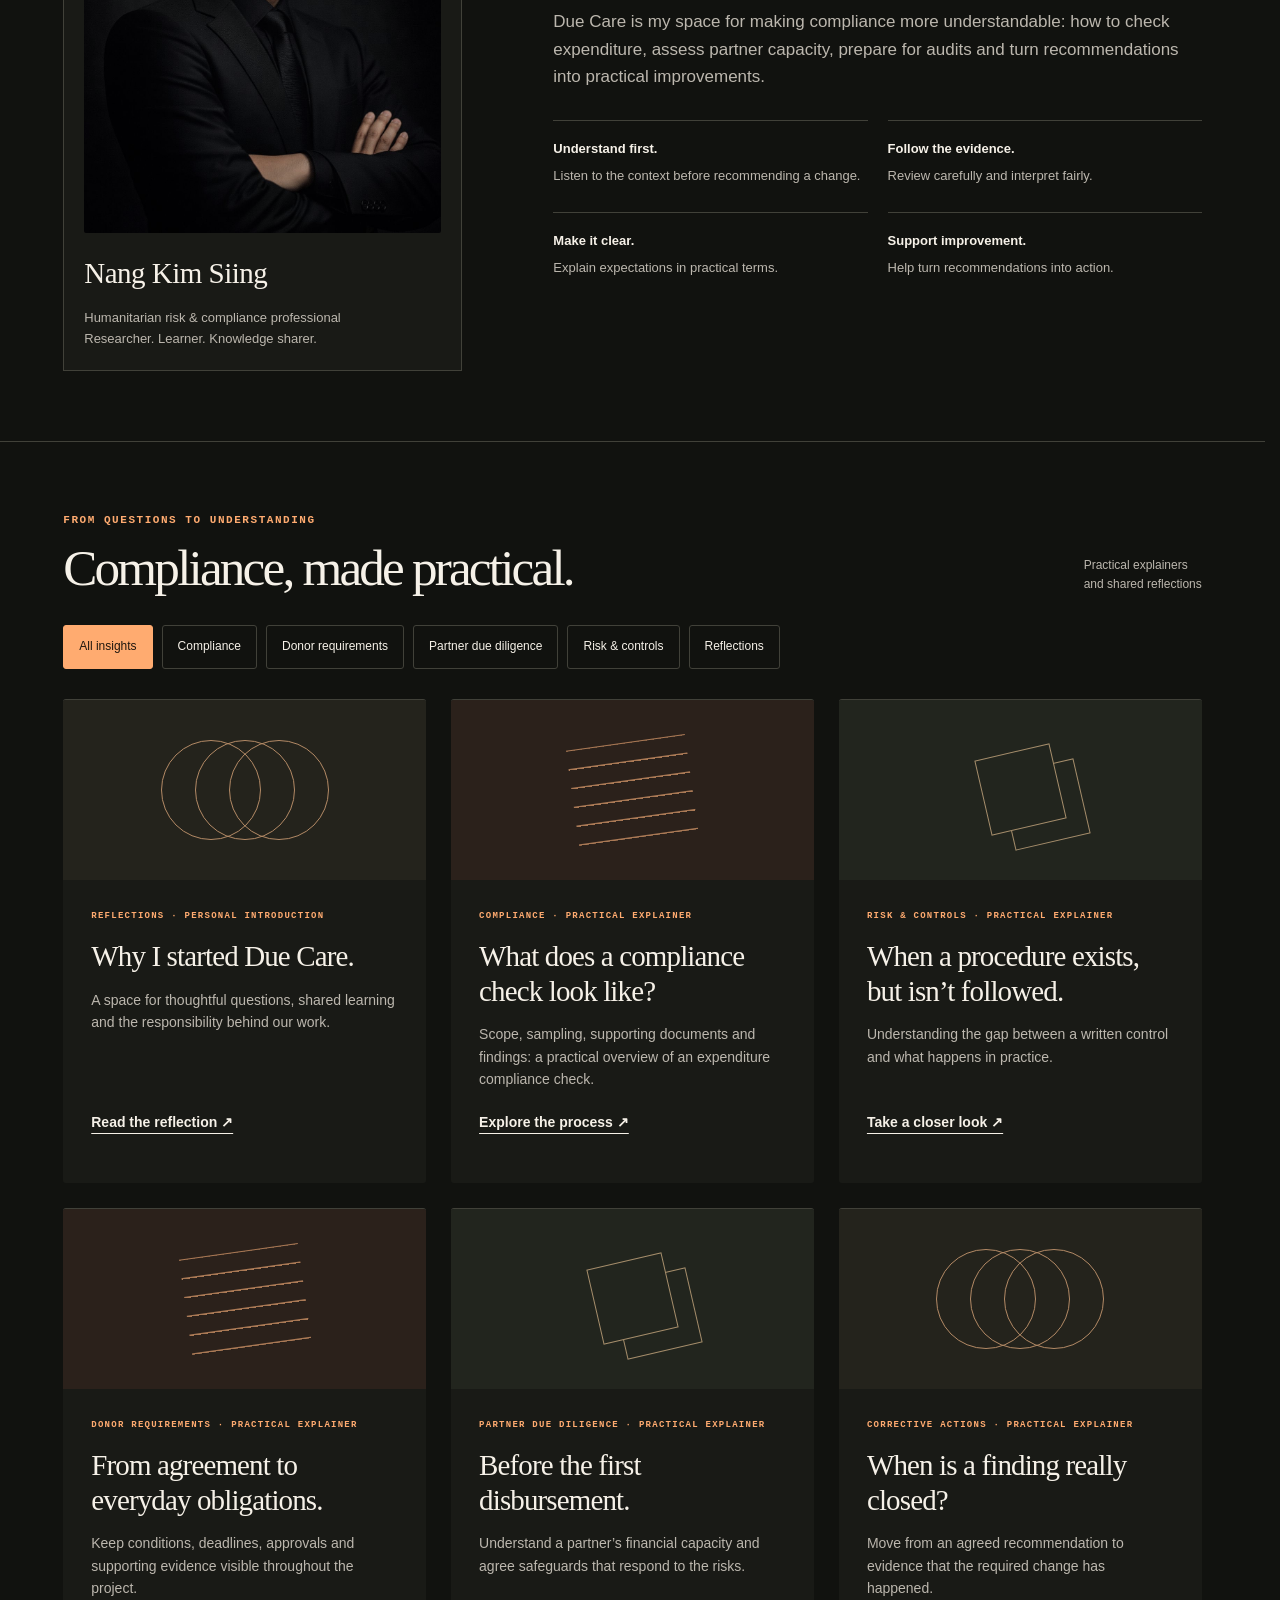
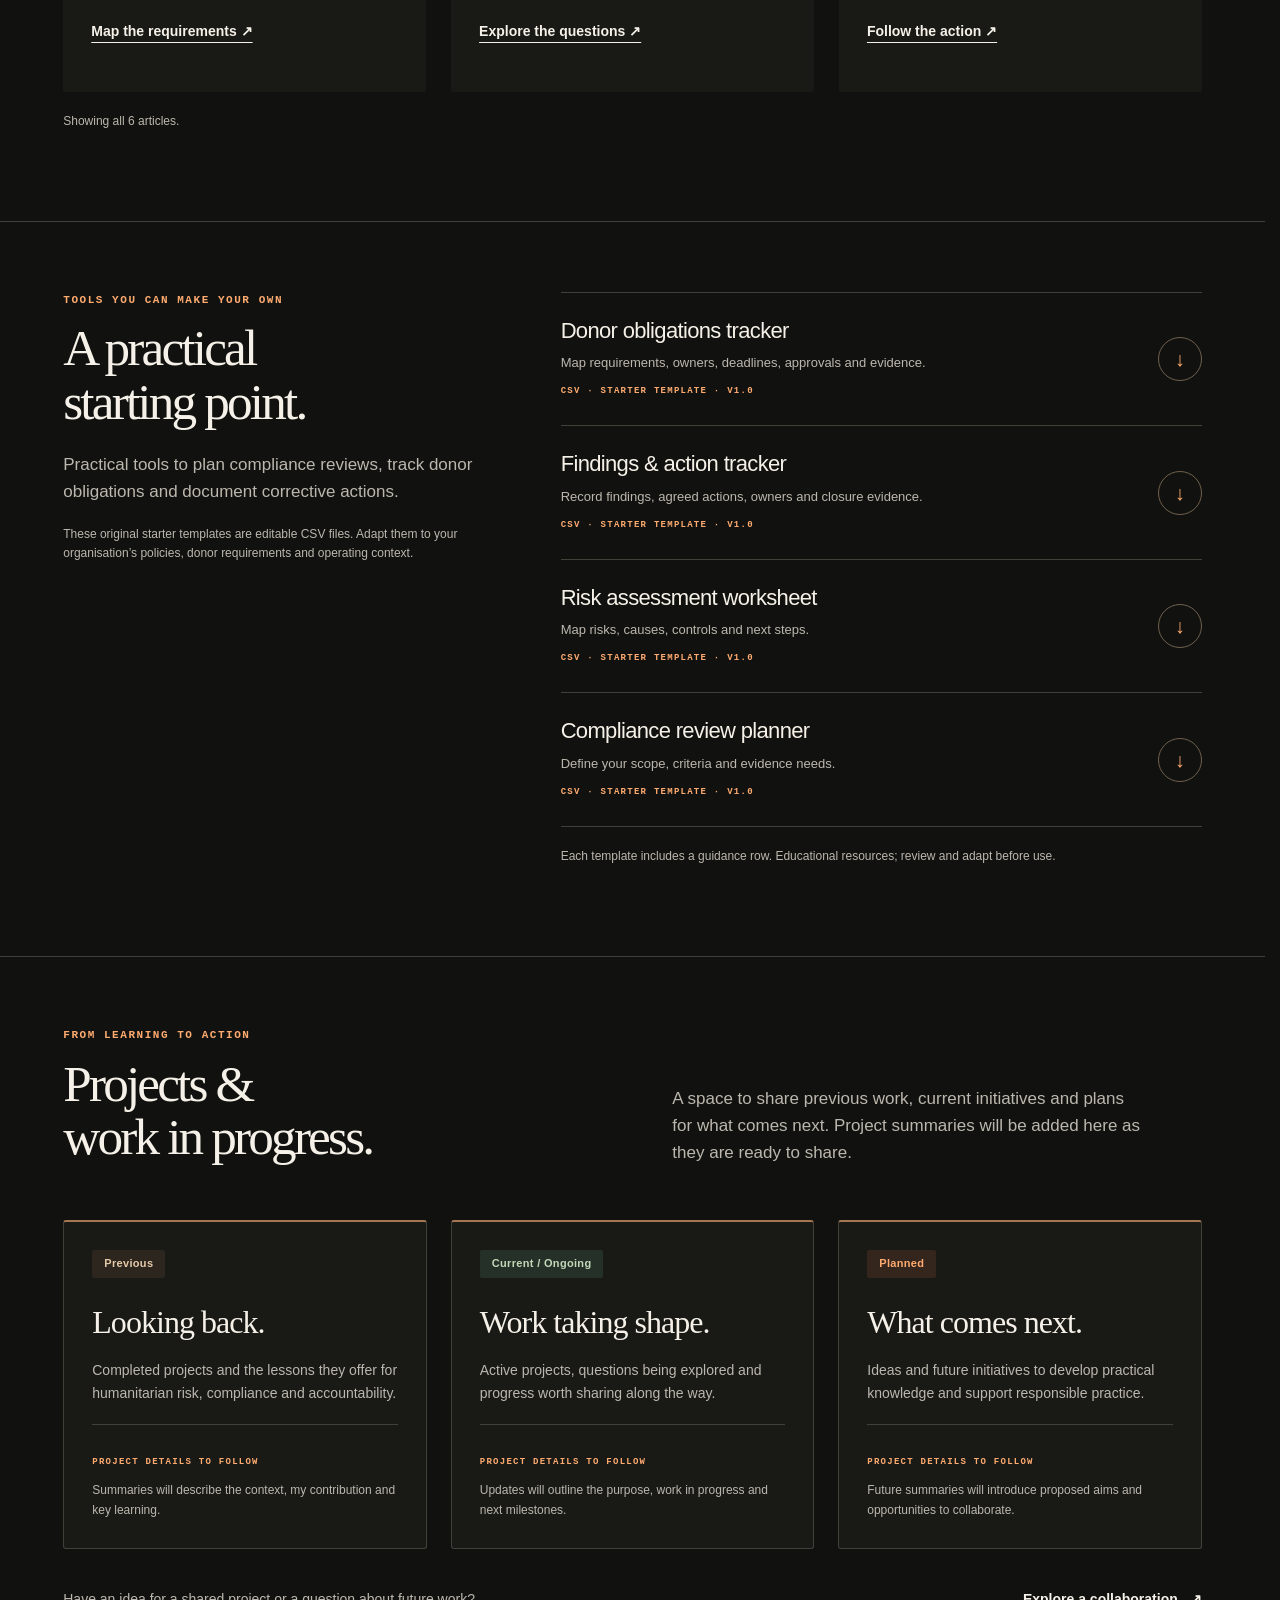
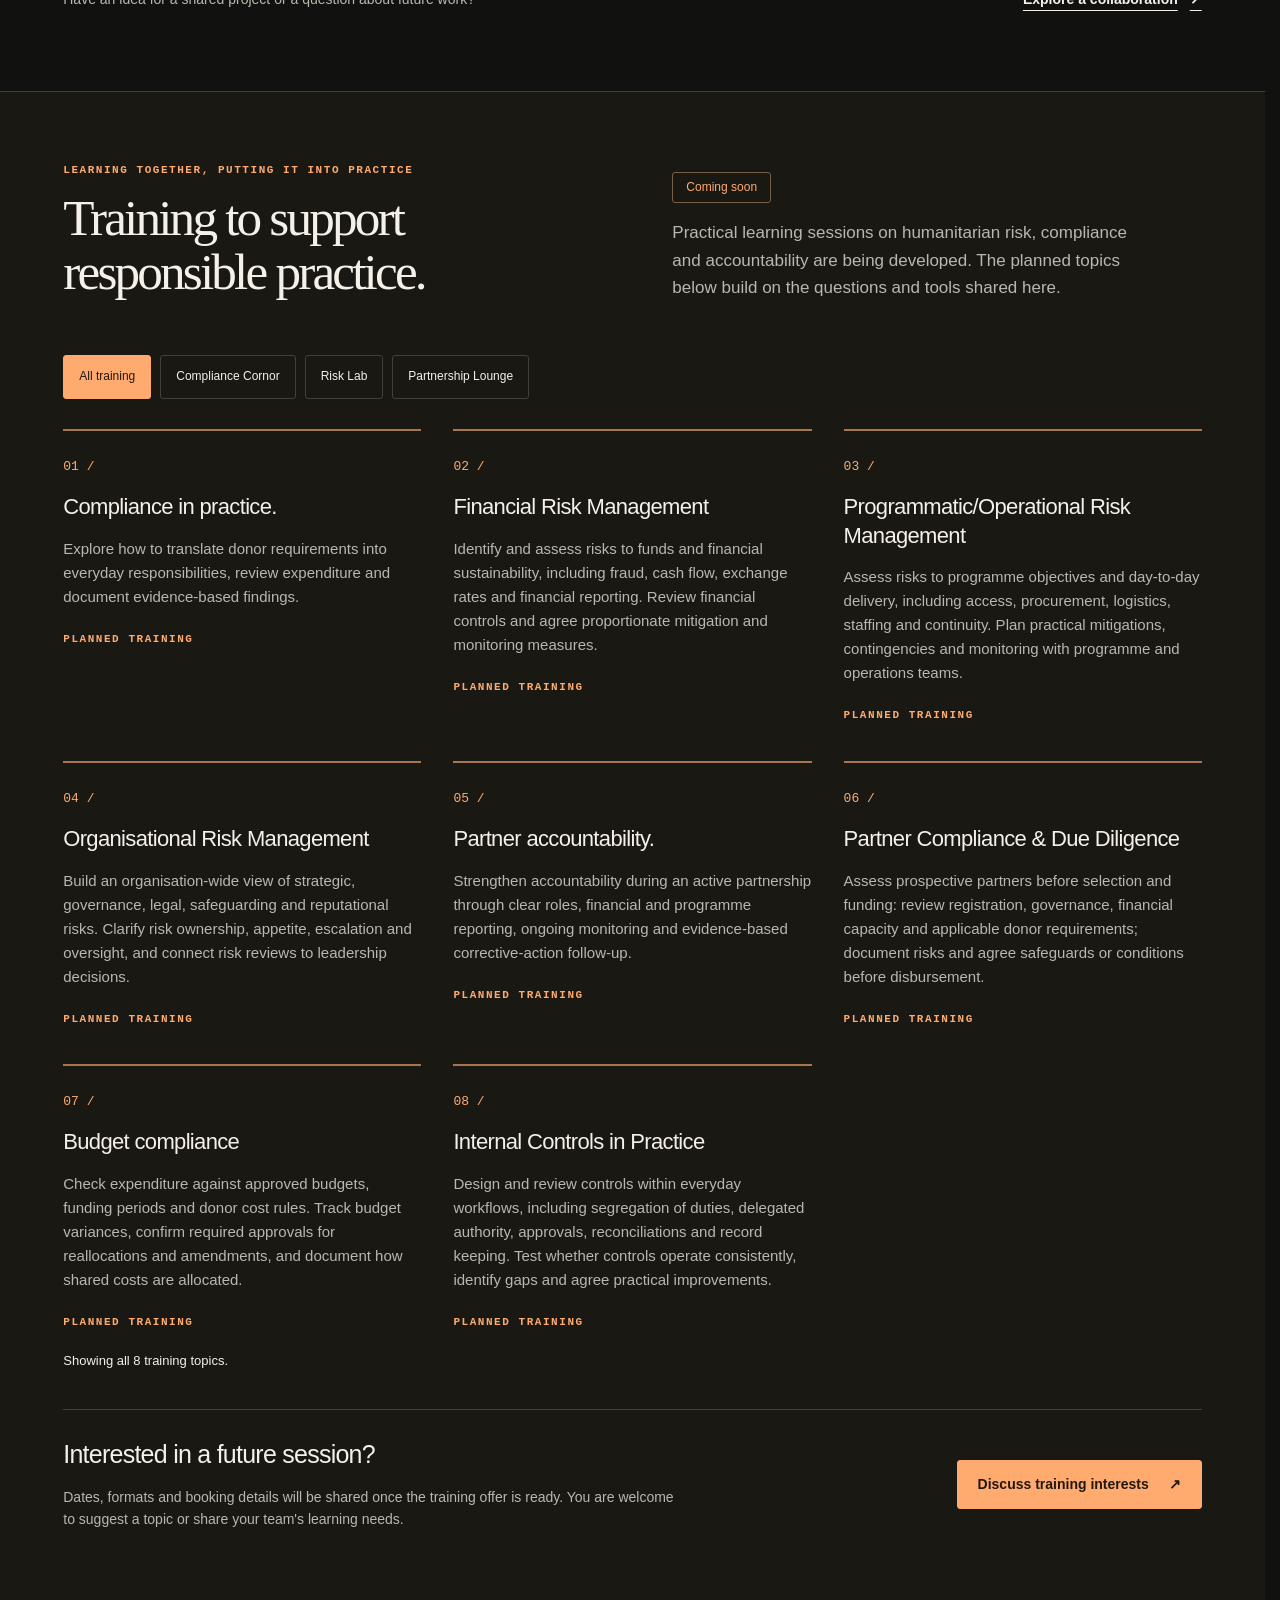
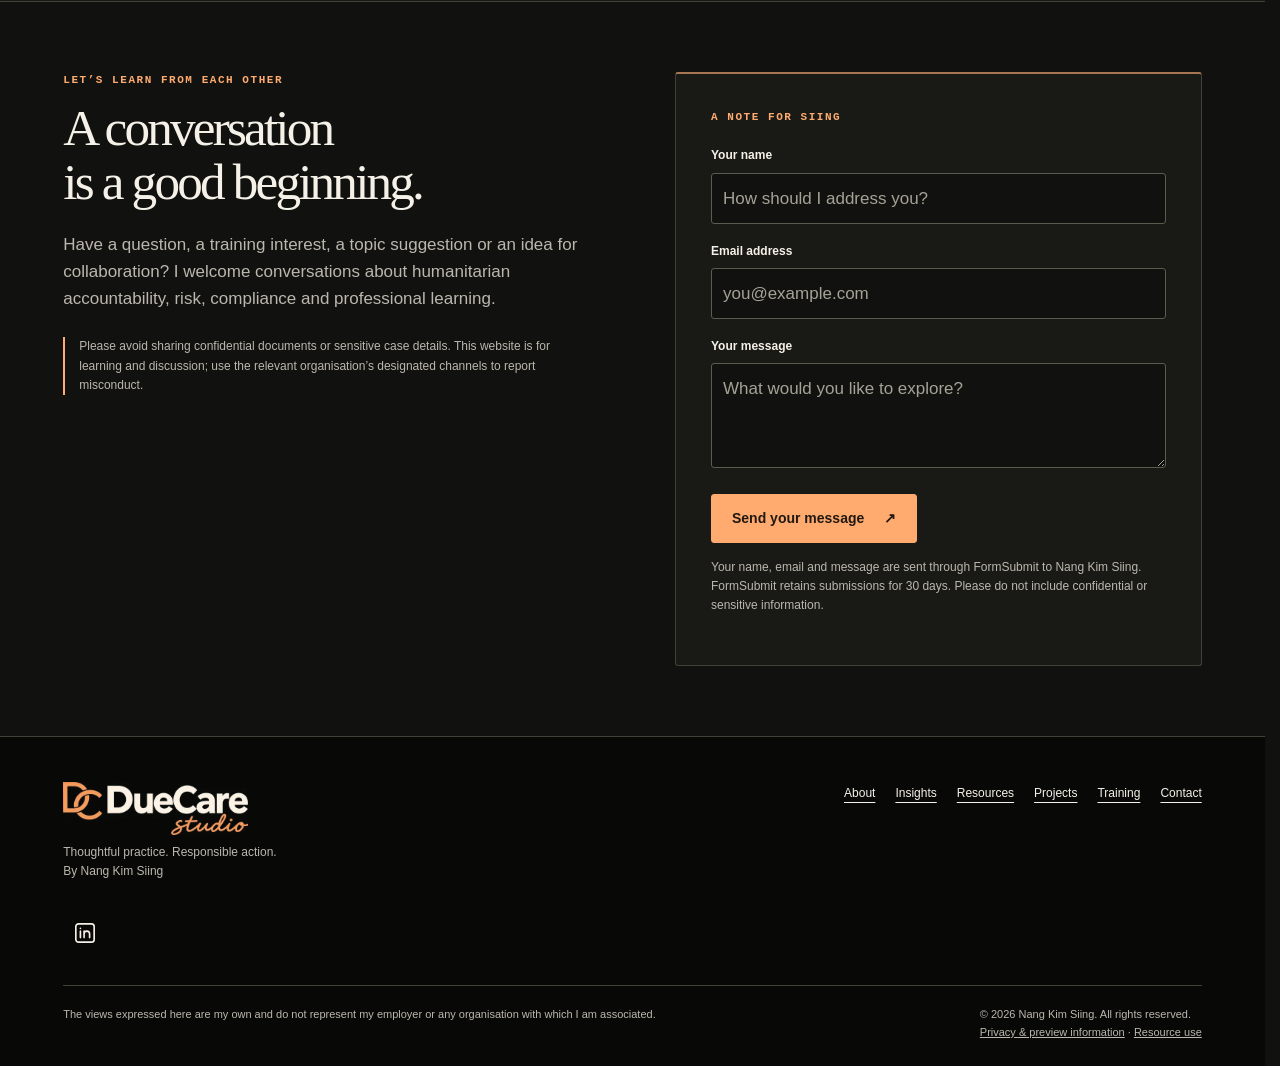
<file: due-care-training.html>
<!doctype html><html lang="en"><head><meta charset="utf-8"><meta name="viewport" content="width=device-width,initial-scale=1"><meta http-equiv="refresh" content="0;url=index.html#training"><link rel="canonical" href="index.html#training"><title>Due Care</title></head><body><a href="index.html#training">Continue to Due Care / Due Care သို့ သွားရန်</a><script>location.replace("index.html#training");</script></body></html>
</file>
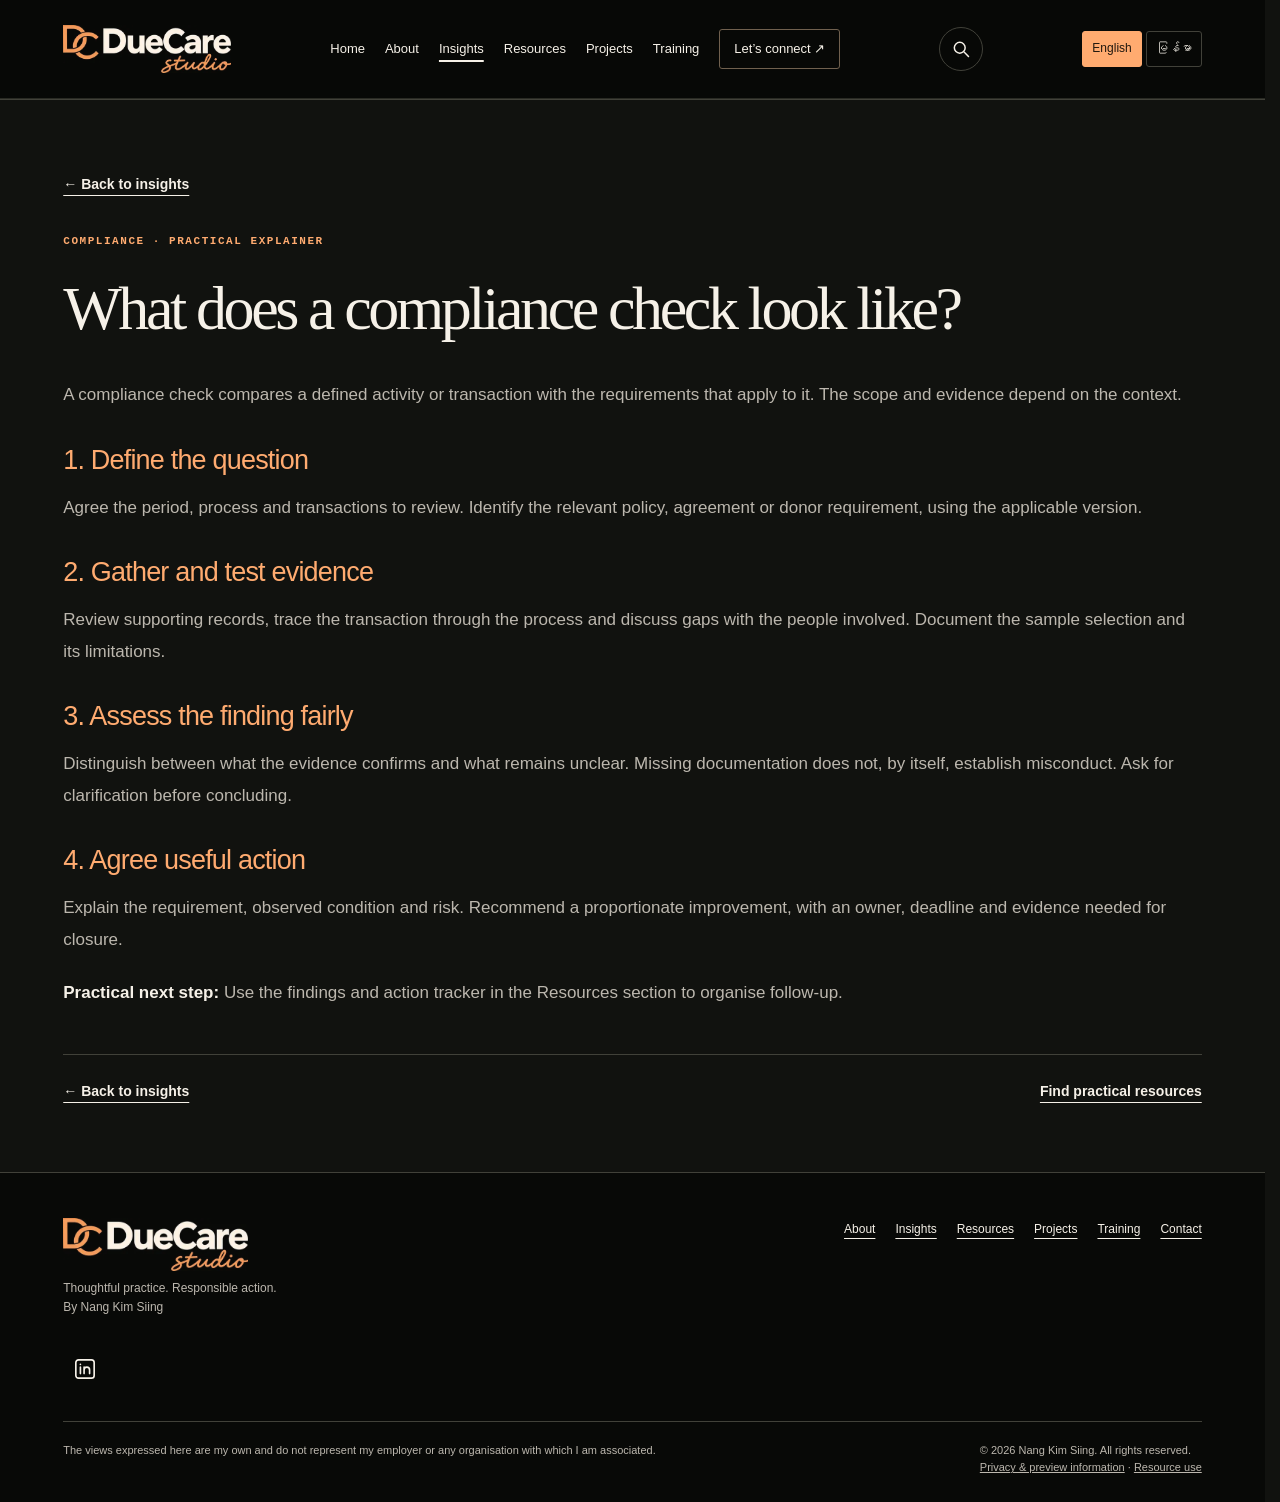
<file: insight-check.html>
<!DOCTYPE html>
<html lang="en">
<head>
<meta charset="utf-8"><meta name="viewport" content="width=device-width,initial-scale=1">
<meta name="theme-color" content="#11120f"><meta name="color-scheme" content="dark"><meta name="description" content="Due Care — practical insights on risk, compliance and accountability in humanitarian work. By Nang Kim Siing.">
<title>What does a compliance check look like? | Due Care</title>
<link rel="stylesheet" href="due-care.css">
<link rel="stylesheet" href="duecare-studio-theme.css?v=mobile-2">
<link rel="icon" type="image/svg+xml" href="duecare-dc-icon.svg?v=dc-transparent-2">
</head>
<body>
<a class="skip" href="#main">Skip to content</a>
<header><div class="wrap header-inner"><a href="index.html#home" class="brand" aria-label="Due Care home"><img class="studio-logo" src="duecare-studio-logo.webp" alt="DueCare Studio" width="500" height="142"></a><button class="menu-toggle" aria-expanded="false" aria-controls="navigation">Menu</button><nav id="navigation" aria-label="Main navigation"><a href="index.html#home" >Home</a><a href="index.html#about">About</a><a href="index.html#insights" aria-current="page">Insights</a><a href="index.html#resources">Resources</a><a href="index.html#projects">Projects</a><a href="index.html#training">Training</a><a class="nav-contact" href="index.html#contact">Let’s connect ↗</a></nav></div></header>
<main id="main"><section class="section"><div class="wrap article-page"><a class="text-link article-back" href="index.html#insights">← Back to insights</a><article aria-labelledby="article-title"><div class="eyebrow">Compliance · Practical explainer</div><h1 id="article-title">What does a compliance check look like?</h1><p>A compliance check compares a defined activity or transaction with the requirements that apply to it. The scope and evidence depend on the context.</p><h3>1. Define the question</h3><p>Agree the period, process and transactions to review. Identify the relevant policy, agreement or donor requirement, using the applicable version.</p><h3>2. Gather and test evidence</h3><p>Review supporting records, trace the transaction through the process and discuss gaps with the people involved. Document the sample selection and its limitations.</p><h3>3. Assess the finding fairly</h3><p>Distinguish between what the evidence confirms and what remains unclear. Missing documentation does not, by itself, establish misconduct. Ask for clarification before concluding.</p><h3>4. Agree useful action</h3><p>Explain the requirement, observed condition and risk. Recommend a proportionate improvement, with an owner, deadline and evidence needed for closure.</p><p><strong>Practical next step:</strong> Use the findings and action tracker in the Resources section to organise follow-up.</p></article><div class="article-end"><a class="text-link" href="index.html#insights">← Back to insights</a><a class="text-link" href="index.html#resources">Find practical resources</a></div></div></section></main>
<footer class="footer"><div class="wrap"><div class="footer-top"><div><a href="index.html#home" class="brand footer-brand" aria-label="Due Care home"><img class="studio-logo" src="duecare-studio-logo.webp" alt="DueCare Studio" width="500" height="142"></a><p class="small" style="margin-top:8px">Thoughtful practice. Responsible action.<br>By Nang Kim Siing</p><div class="social-links" aria-label="Social profiles"><a href="https://www.linkedin.com/in/nang-kim-siing-3ab5b286/" target="_blank" rel="noopener noreferrer" aria-label="Nang Kim Siing on LinkedIn (opens in a new tab)" style="display:inline-flex;align-items:center;justify-content:center;min-width:44px;min-height:44px;margin-top:10px;text-decoration:none"><svg xmlns="http://www.w3.org/2000/svg" width="22" height="22" viewBox="0 0 24 24" fill="none" stroke="currentColor" stroke-width="1.8" stroke-linecap="round" stroke-linejoin="round" aria-hidden="true"><rect x="2" y="2" width="20" height="20" rx="3"/><path d="M7 10v7M7 7h.01M11 17v-7m0 3a3 3 0 0 1 6 0v4"/></svg></a></div></div><div class="footer-links"><a href="index.html#about">About</a><a href="index.html#insights" aria-current="page">Insights</a><a href="index.html#resources">Resources</a><a href="index.html#projects">Projects</a><a href="index.html#training">Training</a><a href="index.html#contact">Contact</a></div></div><div class="footer-bottom"><p>The views expressed here are my own and do not represent my employer or any organisation with which I am associated.</p><div>© <span id="year">2026</span> Nang Kim Siing. All rights reserved.<br><button data-info="privacy">Privacy & preview information</button> · <button data-info="use">Resource use</button></div></div></div></footer>
<dialog id="reader" aria-labelledby="reader-title"><button class="close" aria-label="Close dialog">Close ×</button><div class="dialog-content" id="reader-content"></div></dialog>
<script src="due-care.js?v=search-studio-7" defer></script>
<script src="due-care-i18n.js?v=articles-1" defer></script>
</body>
</html>
</file>
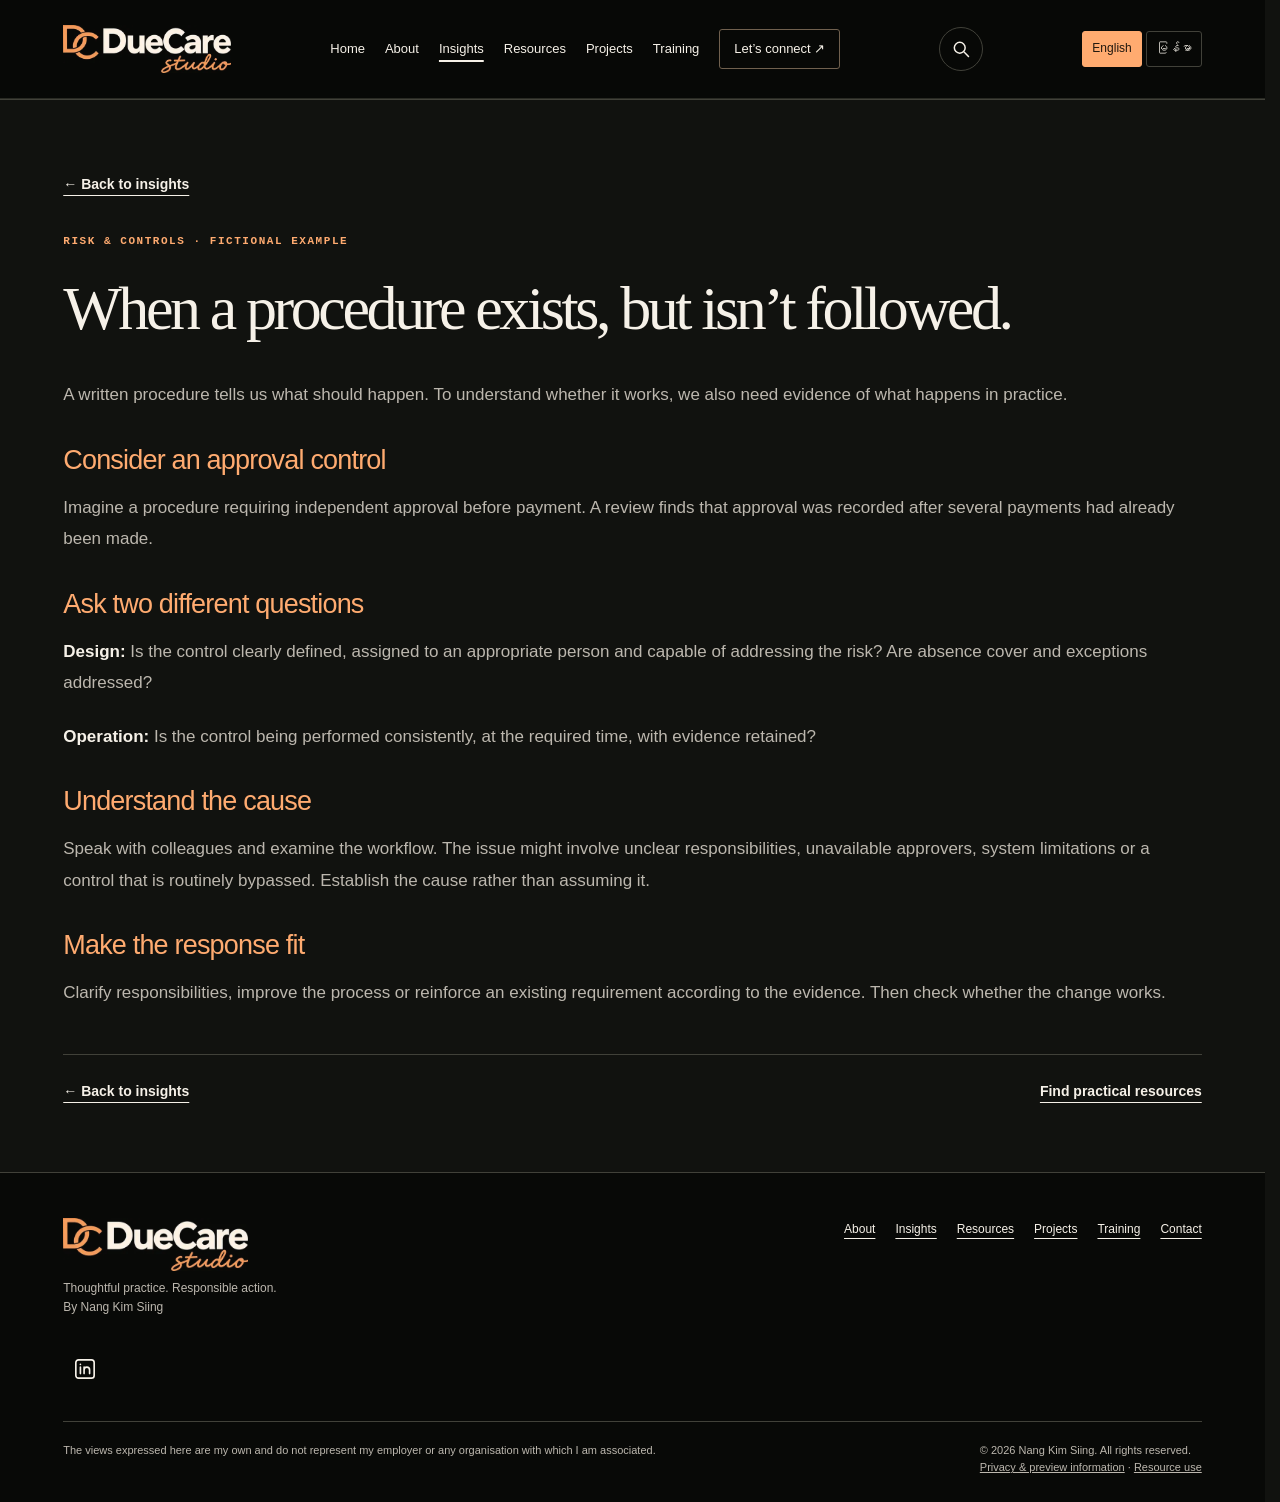
<file: insight-controls.html>
<!DOCTYPE html>
<html lang="en">
<head>
<meta charset="utf-8"><meta name="viewport" content="width=device-width,initial-scale=1">
<meta name="theme-color" content="#11120f"><meta name="color-scheme" content="dark"><meta name="description" content="Due Care — practical insights on risk, compliance and accountability in humanitarian work. By Nang Kim Siing.">
<title>When a procedure exists, but isn’t followed. | Due Care</title>
<link rel="stylesheet" href="due-care.css">
<link rel="stylesheet" href="duecare-studio-theme.css?v=mobile-2">
<link rel="icon" type="image/svg+xml" href="duecare-dc-icon.svg?v=dc-transparent-2">
</head>
<body>
<a class="skip" href="#main">Skip to content</a>
<header><div class="wrap header-inner"><a href="index.html#home" class="brand" aria-label="Due Care home"><img class="studio-logo" src="duecare-studio-logo.webp" alt="DueCare Studio" width="500" height="142"></a><button class="menu-toggle" aria-expanded="false" aria-controls="navigation">Menu</button><nav id="navigation" aria-label="Main navigation"><a href="index.html#home" >Home</a><a href="index.html#about">About</a><a href="index.html#insights" aria-current="page">Insights</a><a href="index.html#resources">Resources</a><a href="index.html#projects">Projects</a><a href="index.html#training">Training</a><a class="nav-contact" href="index.html#contact">Let’s connect ↗</a></nav></div></header>
<main id="main"><section class="section"><div class="wrap article-page"><a class="text-link article-back" href="index.html#insights">← Back to insights</a><article aria-labelledby="article-title"><div class="eyebrow">Risk & controls · Fictional example</div><h1 id="article-title">When a procedure exists, but isn’t followed.</h1><p>A written procedure tells us what should happen. To understand whether it works, we also need evidence of what happens in practice.</p><h3>Consider an approval control</h3><p>Imagine a procedure requiring independent approval before payment. A review finds that approval was recorded after several payments had already been made.</p><h3>Ask two different questions</h3><p><strong>Design:</strong> Is the control clearly defined, assigned to an appropriate person and capable of addressing the risk? Are absence cover and exceptions addressed?</p><p><strong>Operation:</strong> Is the control being performed consistently, at the required time, with evidence retained?</p><h3>Understand the cause</h3><p>Speak with colleagues and examine the workflow. The issue might involve unclear responsibilities, unavailable approvers, system limitations or a control that is routinely bypassed. Establish the cause rather than assuming it.</p><h3>Make the response fit</h3><p>Clarify responsibilities, improve the process or reinforce an existing requirement according to the evidence. Then check whether the change works.</p></article><div class="article-end"><a class="text-link" href="index.html#insights">← Back to insights</a><a class="text-link" href="index.html#resources">Find practical resources</a></div></div></section></main>
<footer class="footer"><div class="wrap"><div class="footer-top"><div><a href="index.html#home" class="brand footer-brand" aria-label="Due Care home"><img class="studio-logo" src="duecare-studio-logo.webp" alt="DueCare Studio" width="500" height="142"></a><p class="small" style="margin-top:8px">Thoughtful practice. Responsible action.<br>By Nang Kim Siing</p><div class="social-links" aria-label="Social profiles"><a href="https://www.linkedin.com/in/nang-kim-siing-3ab5b286/" target="_blank" rel="noopener noreferrer" aria-label="Nang Kim Siing on LinkedIn (opens in a new tab)" style="display:inline-flex;align-items:center;justify-content:center;min-width:44px;min-height:44px;margin-top:10px;text-decoration:none"><svg xmlns="http://www.w3.org/2000/svg" width="22" height="22" viewBox="0 0 24 24" fill="none" stroke="currentColor" stroke-width="1.8" stroke-linecap="round" stroke-linejoin="round" aria-hidden="true"><rect x="2" y="2" width="20" height="20" rx="3"/><path d="M7 10v7M7 7h.01M11 17v-7m0 3a3 3 0 0 1 6 0v4"/></svg></a></div></div><div class="footer-links"><a href="index.html#about">About</a><a href="index.html#insights" aria-current="page">Insights</a><a href="index.html#resources">Resources</a><a href="index.html#projects">Projects</a><a href="index.html#training">Training</a><a href="index.html#contact">Contact</a></div></div><div class="footer-bottom"><p>The views expressed here are my own and do not represent my employer or any organisation with which I am associated.</p><div>© <span id="year">2026</span> Nang Kim Siing. All rights reserved.<br><button data-info="privacy">Privacy & preview information</button> · <button data-info="use">Resource use</button></div></div></div></footer>
<dialog id="reader" aria-labelledby="reader-title"><button class="close" aria-label="Close dialog">Close ×</button><div class="dialog-content" id="reader-content"></div></dialog>
<script src="due-care.js?v=search-studio-7" defer></script>
<script src="due-care-i18n.js?v=articles-1" defer></script>
</body>
</html>
</file>
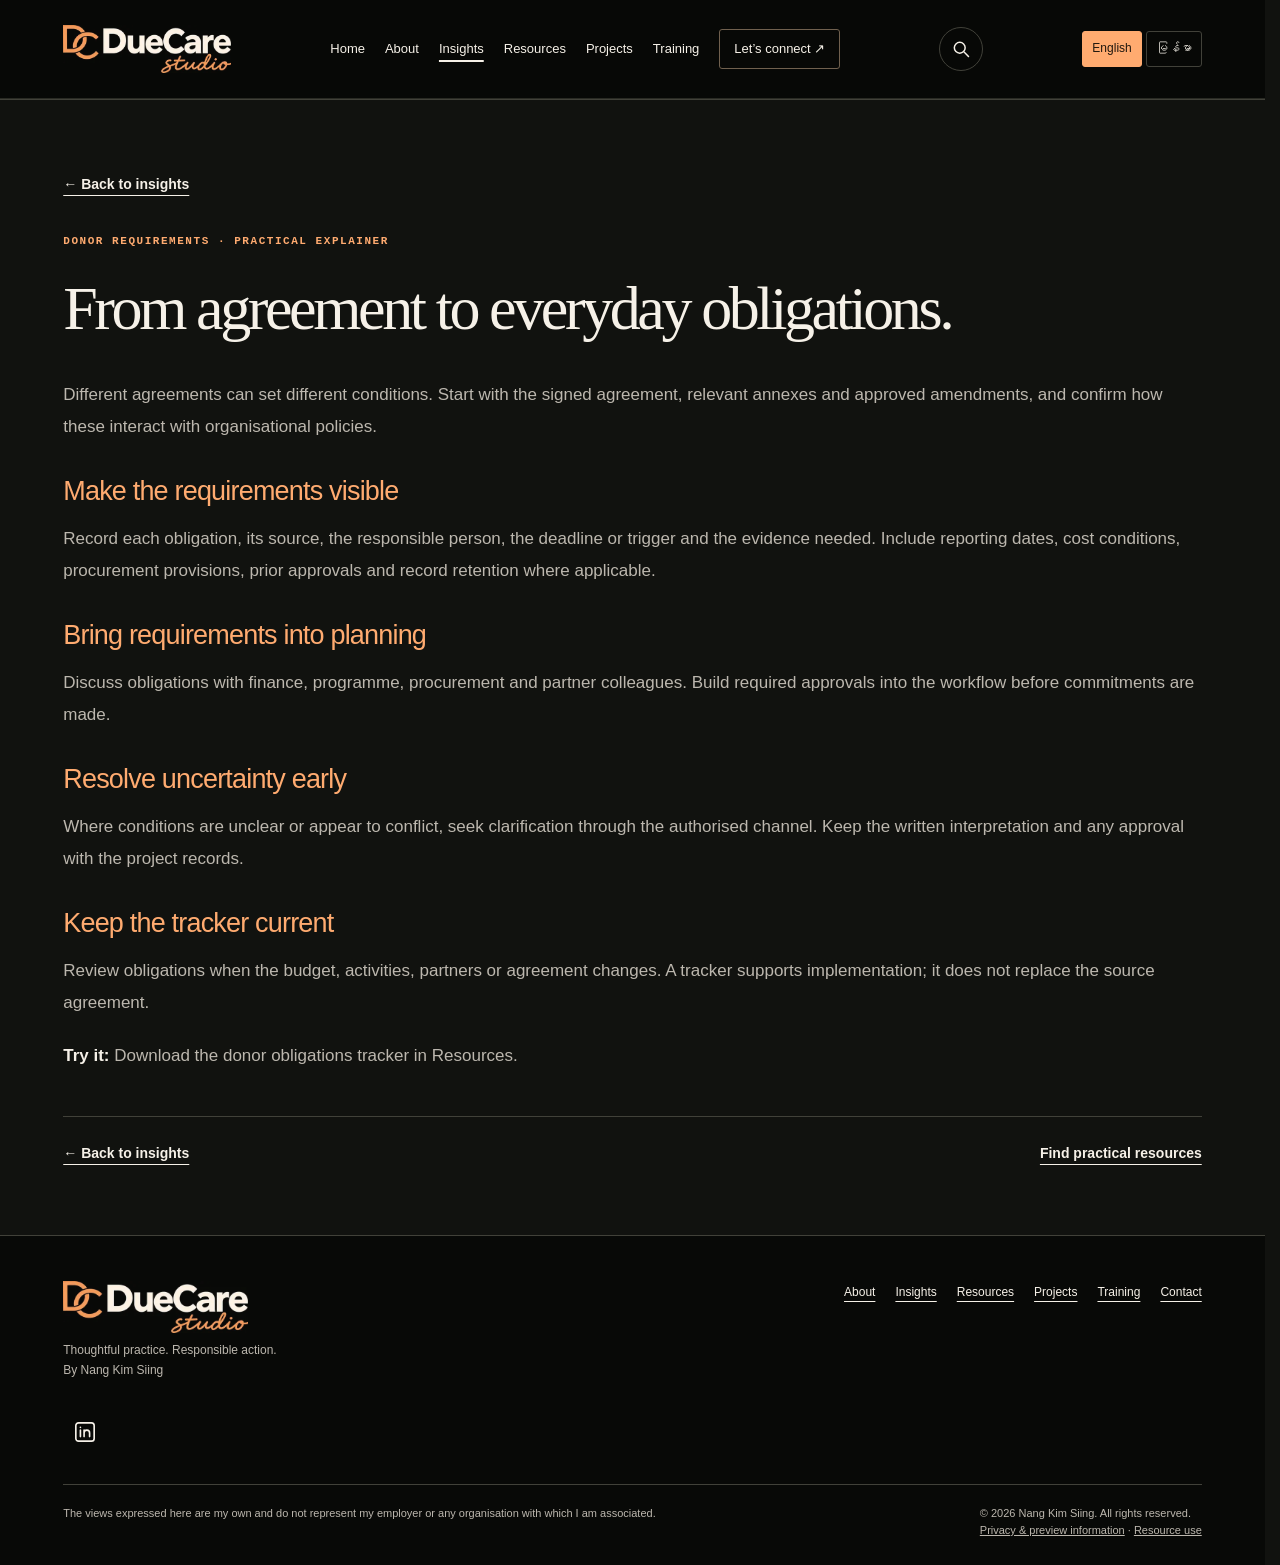
<file: insight-donor.html>
<!DOCTYPE html>
<html lang="en">
<head>
<meta charset="utf-8"><meta name="viewport" content="width=device-width,initial-scale=1">
<meta name="theme-color" content="#11120f"><meta name="color-scheme" content="dark"><meta name="description" content="Due Care — practical insights on risk, compliance and accountability in humanitarian work. By Nang Kim Siing.">
<title>From agreement to everyday obligations. | Due Care</title>
<link rel="stylesheet" href="due-care.css">
<link rel="stylesheet" href="duecare-studio-theme.css?v=mobile-2">
<link rel="icon" type="image/svg+xml" href="duecare-dc-icon.svg?v=dc-transparent-2">
</head>
<body>
<a class="skip" href="#main">Skip to content</a>
<header><div class="wrap header-inner"><a href="index.html#home" class="brand" aria-label="Due Care home"><img class="studio-logo" src="duecare-studio-logo.webp" alt="DueCare Studio" width="500" height="142"></a><button class="menu-toggle" aria-expanded="false" aria-controls="navigation">Menu</button><nav id="navigation" aria-label="Main navigation"><a href="index.html#home" >Home</a><a href="index.html#about">About</a><a href="index.html#insights" aria-current="page">Insights</a><a href="index.html#resources">Resources</a><a href="index.html#projects">Projects</a><a href="index.html#training">Training</a><a class="nav-contact" href="index.html#contact">Let’s connect ↗</a></nav></div></header>
<main id="main"><section class="section"><div class="wrap article-page"><a class="text-link article-back" href="index.html#insights">← Back to insights</a><article aria-labelledby="article-title"><div class="eyebrow">Donor requirements · Practical explainer</div><h1 id="article-title">From agreement to everyday obligations.</h1><p>Different agreements can set different conditions. Start with the signed agreement, relevant annexes and approved amendments, and confirm how these interact with organisational policies.</p><h3>Make the requirements visible</h3><p>Record each obligation, its source, the responsible person, the deadline or trigger and the evidence needed. Include reporting dates, cost conditions, procurement provisions, prior approvals and record retention where applicable.</p><h3>Bring requirements into planning</h3><p>Discuss obligations with finance, programme, procurement and partner colleagues. Build required approvals into the workflow before commitments are made.</p><h3>Resolve uncertainty early</h3><p>Where conditions are unclear or appear to conflict, seek clarification through the authorised channel. Keep the written interpretation and any approval with the project records.</p><h3>Keep the tracker current</h3><p>Review obligations when the budget, activities, partners or agreement changes. A tracker supports implementation; it does not replace the source agreement.</p><p><strong>Try it:</strong> Download the donor obligations tracker in Resources.</p></article><div class="article-end"><a class="text-link" href="index.html#insights">← Back to insights</a><a class="text-link" href="index.html#resources">Find practical resources</a></div></div></section></main>
<footer class="footer"><div class="wrap"><div class="footer-top"><div><a href="index.html#home" class="brand footer-brand" aria-label="Due Care home"><img class="studio-logo" src="duecare-studio-logo.webp" alt="DueCare Studio" width="500" height="142"></a><p class="small" style="margin-top:8px">Thoughtful practice. Responsible action.<br>By Nang Kim Siing</p><div class="social-links" aria-label="Social profiles"><a href="https://www.linkedin.com/in/nang-kim-siing-3ab5b286/" target="_blank" rel="noopener noreferrer" aria-label="Nang Kim Siing on LinkedIn (opens in a new tab)" style="display:inline-flex;align-items:center;justify-content:center;min-width:44px;min-height:44px;margin-top:10px;text-decoration:none"><svg xmlns="http://www.w3.org/2000/svg" width="22" height="22" viewBox="0 0 24 24" fill="none" stroke="currentColor" stroke-width="1.8" stroke-linecap="round" stroke-linejoin="round" aria-hidden="true"><rect x="2" y="2" width="20" height="20" rx="3"/><path d="M7 10v7M7 7h.01M11 17v-7m0 3a3 3 0 0 1 6 0v4"/></svg></a></div></div><div class="footer-links"><a href="index.html#about">About</a><a href="index.html#insights" aria-current="page">Insights</a><a href="index.html#resources">Resources</a><a href="index.html#projects">Projects</a><a href="index.html#training">Training</a><a href="index.html#contact">Contact</a></div></div><div class="footer-bottom"><p>The views expressed here are my own and do not represent my employer or any organisation with which I am associated.</p><div>© <span id="year">2026</span> Nang Kim Siing. All rights reserved.<br><button data-info="privacy">Privacy & preview information</button> · <button data-info="use">Resource use</button></div></div></div></footer>
<dialog id="reader" aria-labelledby="reader-title"><button class="close" aria-label="Close dialog">Close ×</button><div class="dialog-content" id="reader-content"></div></dialog>
<script src="due-care.js?v=search-studio-7" defer></script>
<script src="due-care-i18n.js?v=articles-1" defer></script>
</body>
</html>
</file>
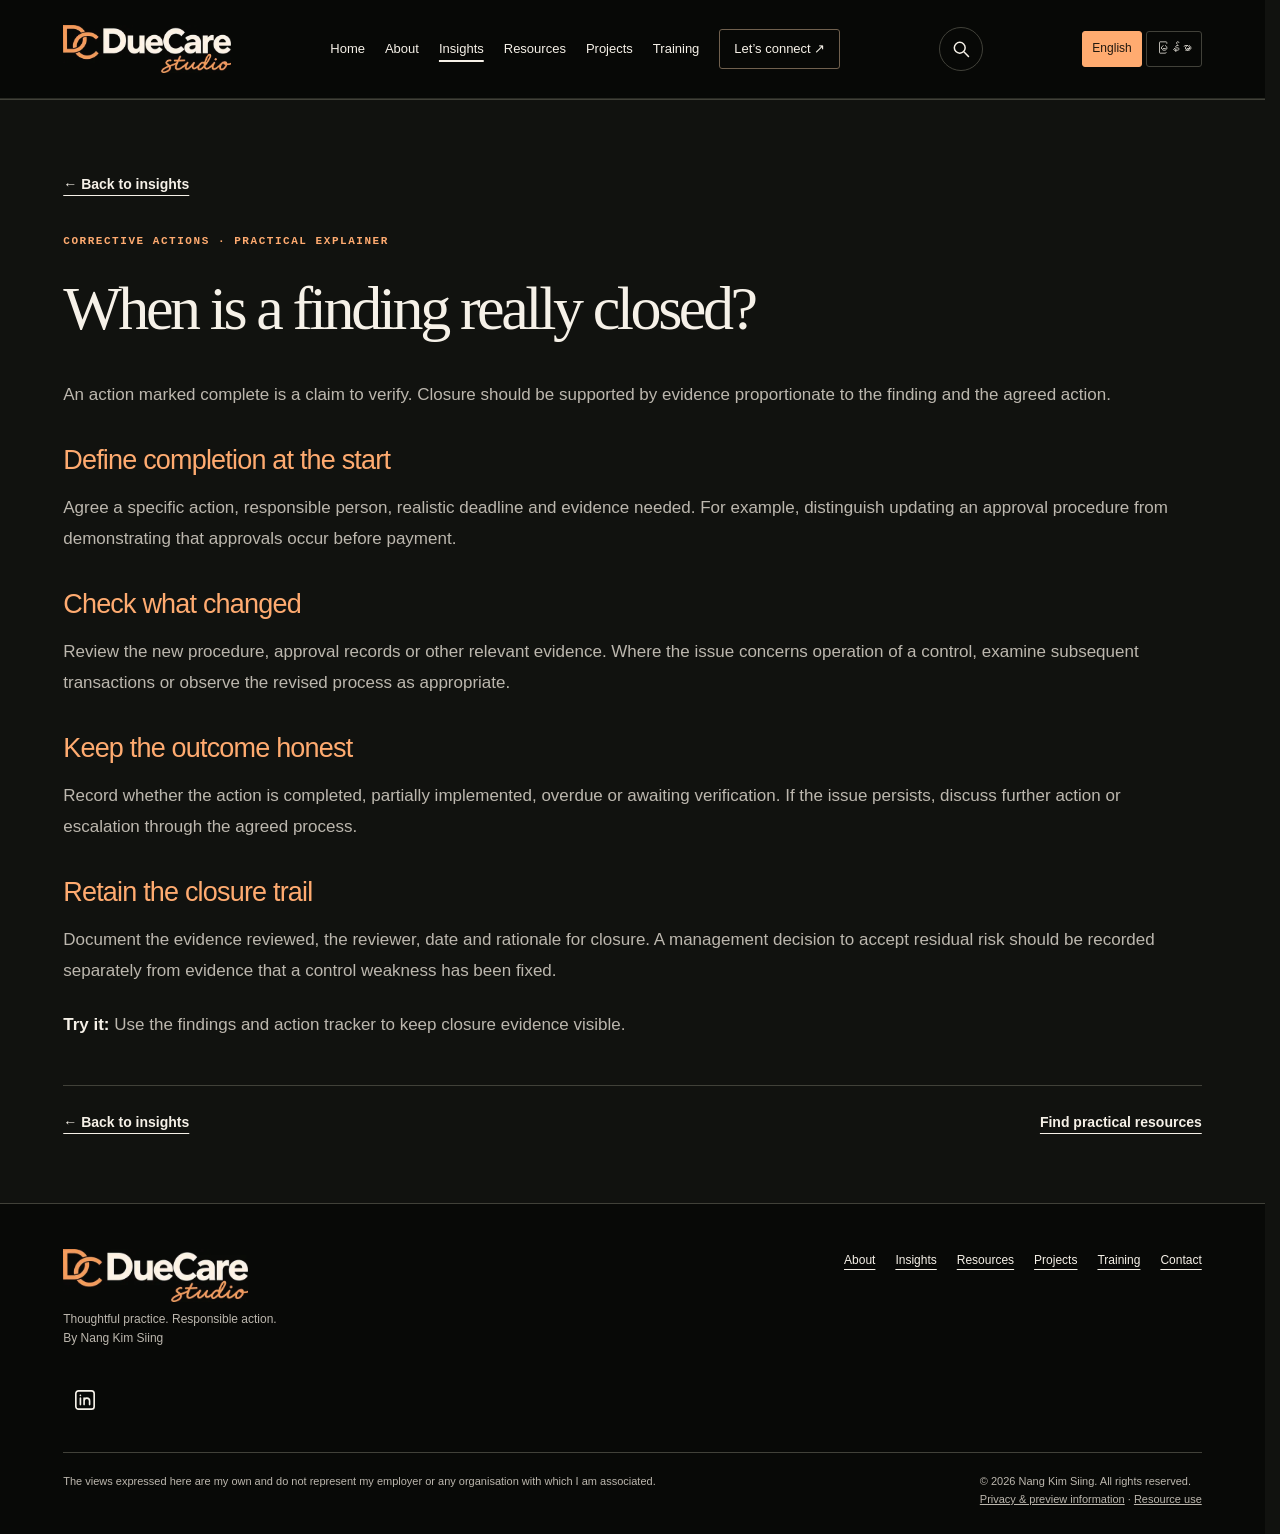
<file: insight-followup.html>
<!DOCTYPE html>
<html lang="en">
<head>
<meta charset="utf-8"><meta name="viewport" content="width=device-width,initial-scale=1">
<meta name="theme-color" content="#11120f"><meta name="color-scheme" content="dark"><meta name="description" content="Due Care — practical insights on risk, compliance and accountability in humanitarian work. By Nang Kim Siing.">
<title>When is a finding really closed? | Due Care</title>
<link rel="stylesheet" href="due-care.css">
<link rel="stylesheet" href="duecare-studio-theme.css?v=mobile-2">
<link rel="icon" type="image/svg+xml" href="duecare-dc-icon.svg?v=dc-transparent-2">
</head>
<body>
<a class="skip" href="#main">Skip to content</a>
<header><div class="wrap header-inner"><a href="index.html#home" class="brand" aria-label="Due Care home"><img class="studio-logo" src="duecare-studio-logo.webp" alt="DueCare Studio" width="500" height="142"></a><button class="menu-toggle" aria-expanded="false" aria-controls="navigation">Menu</button><nav id="navigation" aria-label="Main navigation"><a href="index.html#home" >Home</a><a href="index.html#about">About</a><a href="index.html#insights" aria-current="page">Insights</a><a href="index.html#resources">Resources</a><a href="index.html#projects">Projects</a><a href="index.html#training">Training</a><a class="nav-contact" href="index.html#contact">Let’s connect ↗</a></nav></div></header>
<main id="main"><section class="section"><div class="wrap article-page"><a class="text-link article-back" href="index.html#insights">← Back to insights</a><article aria-labelledby="article-title"><div class="eyebrow">Corrective actions · Practical explainer</div><h1 id="article-title">When is a finding really closed?</h1><p>An action marked complete is a claim to verify. Closure should be supported by evidence proportionate to the finding and the agreed action.</p><h3>Define completion at the start</h3><p>Agree a specific action, responsible person, realistic deadline and evidence needed. For example, distinguish updating an approval procedure from demonstrating that approvals occur before payment.</p><h3>Check what changed</h3><p>Review the new procedure, approval records or other relevant evidence. Where the issue concerns operation of a control, examine subsequent transactions or observe the revised process as appropriate.</p><h3>Keep the outcome honest</h3><p>Record whether the action is completed, partially implemented, overdue or awaiting verification. If the issue persists, discuss further action or escalation through the agreed process.</p><h3>Retain the closure trail</h3><p>Document the evidence reviewed, the reviewer, date and rationale for closure. A management decision to accept residual risk should be recorded separately from evidence that a control weakness has been fixed.</p><p><strong>Try it:</strong> Use the findings and action tracker to keep closure evidence visible.</p></article><div class="article-end"><a class="text-link" href="index.html#insights">← Back to insights</a><a class="text-link" href="index.html#resources">Find practical resources</a></div></div></section></main>
<footer class="footer"><div class="wrap"><div class="footer-top"><div><a href="index.html#home" class="brand footer-brand" aria-label="Due Care home"><img class="studio-logo" src="duecare-studio-logo.webp" alt="DueCare Studio" width="500" height="142"></a><p class="small" style="margin-top:8px">Thoughtful practice. Responsible action.<br>By Nang Kim Siing</p><div class="social-links" aria-label="Social profiles"><a href="https://www.linkedin.com/in/nang-kim-siing-3ab5b286/" target="_blank" rel="noopener noreferrer" aria-label="Nang Kim Siing on LinkedIn (opens in a new tab)" style="display:inline-flex;align-items:center;justify-content:center;min-width:44px;min-height:44px;margin-top:10px;text-decoration:none"><svg xmlns="http://www.w3.org/2000/svg" width="22" height="22" viewBox="0 0 24 24" fill="none" stroke="currentColor" stroke-width="1.8" stroke-linecap="round" stroke-linejoin="round" aria-hidden="true"><rect x="2" y="2" width="20" height="20" rx="3"/><path d="M7 10v7M7 7h.01M11 17v-7m0 3a3 3 0 0 1 6 0v4"/></svg></a></div></div><div class="footer-links"><a href="index.html#about">About</a><a href="index.html#insights" aria-current="page">Insights</a><a href="index.html#resources">Resources</a><a href="index.html#projects">Projects</a><a href="index.html#training">Training</a><a href="index.html#contact">Contact</a></div></div><div class="footer-bottom"><p>The views expressed here are my own and do not represent my employer or any organisation with which I am associated.</p><div>© <span id="year">2026</span> Nang Kim Siing. All rights reserved.<br><button data-info="privacy">Privacy & preview information</button> · <button data-info="use">Resource use</button></div></div></div></footer>
<dialog id="reader" aria-labelledby="reader-title"><button class="close" aria-label="Close dialog">Close ×</button><div class="dialog-content" id="reader-content"></div></dialog>
<script src="due-care.js?v=search-studio-7" defer></script>
<script src="due-care-i18n.js?v=articles-1" defer></script>
</body>
</html>
</file>
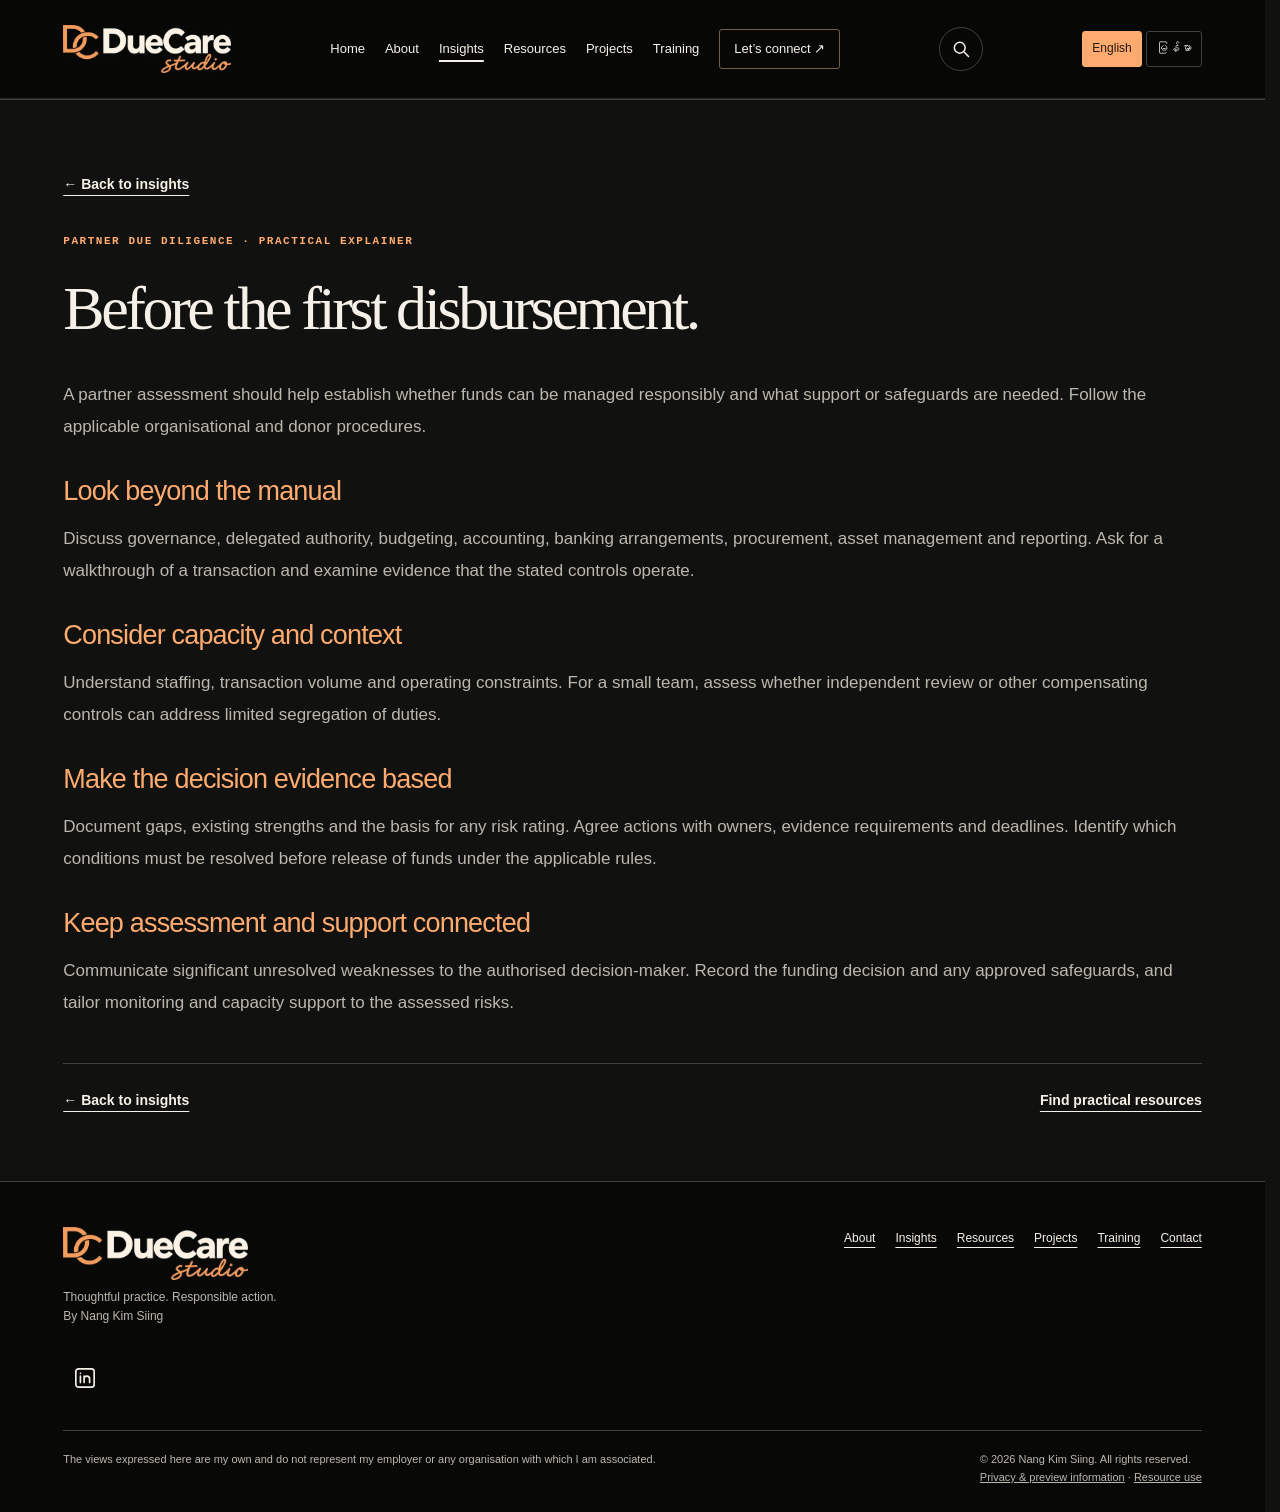
<file: insight-partner.html>
<!DOCTYPE html>
<html lang="en">
<head>
<meta charset="utf-8"><meta name="viewport" content="width=device-width,initial-scale=1">
<meta name="theme-color" content="#11120f"><meta name="color-scheme" content="dark"><meta name="description" content="Due Care — practical insights on risk, compliance and accountability in humanitarian work. By Nang Kim Siing.">
<title>Before the first disbursement. | Due Care</title>
<link rel="stylesheet" href="due-care.css">
<link rel="stylesheet" href="duecare-studio-theme.css?v=mobile-2">
<link rel="icon" type="image/svg+xml" href="duecare-dc-icon.svg?v=dc-transparent-2">
</head>
<body>
<a class="skip" href="#main">Skip to content</a>
<header><div class="wrap header-inner"><a href="index.html#home" class="brand" aria-label="Due Care home"><img class="studio-logo" src="duecare-studio-logo.webp" alt="DueCare Studio" width="500" height="142"></a><button class="menu-toggle" aria-expanded="false" aria-controls="navigation">Menu</button><nav id="navigation" aria-label="Main navigation"><a href="index.html#home" >Home</a><a href="index.html#about">About</a><a href="index.html#insights" aria-current="page">Insights</a><a href="index.html#resources">Resources</a><a href="index.html#projects">Projects</a><a href="index.html#training">Training</a><a class="nav-contact" href="index.html#contact">Let’s connect ↗</a></nav></div></header>
<main id="main"><section class="section"><div class="wrap article-page"><a class="text-link article-back" href="index.html#insights">← Back to insights</a><article aria-labelledby="article-title"><div class="eyebrow">Partner due diligence · Practical explainer</div><h1 id="article-title">Before the first disbursement.</h1><p>A partner assessment should help establish whether funds can be managed responsibly and what support or safeguards are needed. Follow the applicable organisational and donor procedures.</p><h3>Look beyond the manual</h3><p>Discuss governance, delegated authority, budgeting, accounting, banking arrangements, procurement, asset management and reporting. Ask for a walkthrough of a transaction and examine evidence that the stated controls operate.</p><h3>Consider capacity and context</h3><p>Understand staffing, transaction volume and operating constraints. For a small team, assess whether independent review or other compensating controls can address limited segregation of duties.</p><h3>Make the decision evidence based</h3><p>Document gaps, existing strengths and the basis for any risk rating. Agree actions with owners, evidence requirements and deadlines. Identify which conditions must be resolved before release of funds under the applicable rules.</p><h3>Keep assessment and support connected</h3><p>Communicate significant unresolved weaknesses to the authorised decision-maker. Record the funding decision and any approved safeguards, and tailor monitoring and capacity support to the assessed risks.</p></article><div class="article-end"><a class="text-link" href="index.html#insights">← Back to insights</a><a class="text-link" href="index.html#resources">Find practical resources</a></div></div></section></main>
<footer class="footer"><div class="wrap"><div class="footer-top"><div><a href="index.html#home" class="brand footer-brand" aria-label="Due Care home"><img class="studio-logo" src="duecare-studio-logo.webp" alt="DueCare Studio" width="500" height="142"></a><p class="small" style="margin-top:8px">Thoughtful practice. Responsible action.<br>By Nang Kim Siing</p><div class="social-links" aria-label="Social profiles"><a href="https://www.linkedin.com/in/nang-kim-siing-3ab5b286/" target="_blank" rel="noopener noreferrer" aria-label="Nang Kim Siing on LinkedIn (opens in a new tab)" style="display:inline-flex;align-items:center;justify-content:center;min-width:44px;min-height:44px;margin-top:10px;text-decoration:none"><svg xmlns="http://www.w3.org/2000/svg" width="22" height="22" viewBox="0 0 24 24" fill="none" stroke="currentColor" stroke-width="1.8" stroke-linecap="round" stroke-linejoin="round" aria-hidden="true"><rect x="2" y="2" width="20" height="20" rx="3"/><path d="M7 10v7M7 7h.01M11 17v-7m0 3a3 3 0 0 1 6 0v4"/></svg></a></div></div><div class="footer-links"><a href="index.html#about">About</a><a href="index.html#insights" aria-current="page">Insights</a><a href="index.html#resources">Resources</a><a href="index.html#projects">Projects</a><a href="index.html#training">Training</a><a href="index.html#contact">Contact</a></div></div><div class="footer-bottom"><p>The views expressed here are my own and do not represent my employer or any organisation with which I am associated.</p><div>© <span id="year">2026</span> Nang Kim Siing. All rights reserved.<br><button data-info="privacy">Privacy & preview information</button> · <button data-info="use">Resource use</button></div></div></div></footer>
<dialog id="reader" aria-labelledby="reader-title"><button class="close" aria-label="Close dialog">Close ×</button><div class="dialog-content" id="reader-content"></div></dialog>
<script src="due-care.js?v=search-studio-7" defer></script>
<script src="due-care-i18n.js?v=articles-1" defer></script>
</body>
</html>
</file>
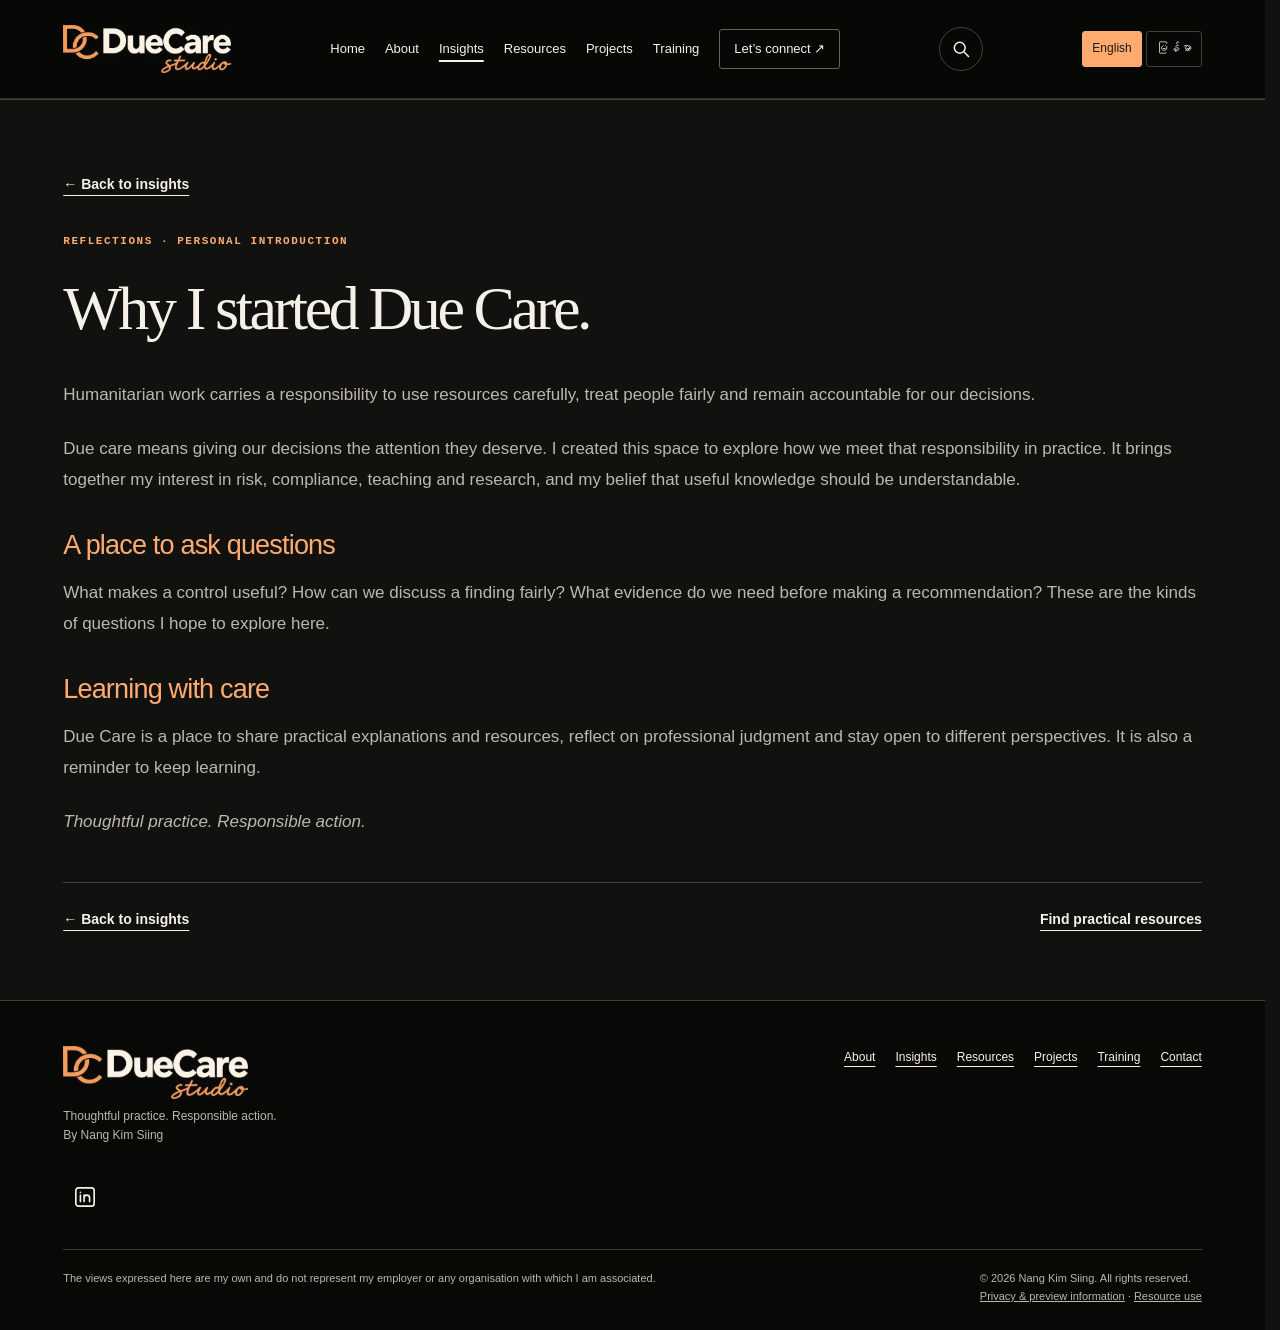
<file: insight-why.html>
<!DOCTYPE html>
<html lang="en">
<head>
<meta charset="utf-8"><meta name="viewport" content="width=device-width,initial-scale=1">
<meta name="theme-color" content="#11120f"><meta name="color-scheme" content="dark"><meta name="description" content="Due Care — practical insights on risk, compliance and accountability in humanitarian work. By Nang Kim Siing.">
<title>Why I started Due Care. | Due Care</title>
<link rel="stylesheet" href="due-care.css">
<link rel="stylesheet" href="duecare-studio-theme.css?v=mobile-2">
<link rel="icon" type="image/svg+xml" href="duecare-dc-icon.svg?v=dc-transparent-2">
</head>
<body>
<a class="skip" href="#main">Skip to content</a>
<header><div class="wrap header-inner"><a href="index.html#home" class="brand" aria-label="Due Care home"><img class="studio-logo" src="duecare-studio-logo.webp" alt="DueCare Studio" width="500" height="142"></a><button class="menu-toggle" aria-expanded="false" aria-controls="navigation">Menu</button><nav id="navigation" aria-label="Main navigation"><a href="index.html#home" >Home</a><a href="index.html#about">About</a><a href="index.html#insights" aria-current="page">Insights</a><a href="index.html#resources">Resources</a><a href="index.html#projects">Projects</a><a href="index.html#training">Training</a><a class="nav-contact" href="index.html#contact">Let’s connect ↗</a></nav></div></header>
<main id="main"><section class="section"><div class="wrap article-page"><a class="text-link article-back" href="index.html#insights">← Back to insights</a><article aria-labelledby="article-title"><div class="eyebrow">Reflections · Personal introduction</div><h1 id="article-title">Why I started Due Care.</h1><p>Humanitarian work carries a responsibility to use resources carefully, treat people fairly and remain accountable for our decisions.</p><p>Due care means giving our decisions the attention they deserve. I created this space to explore how we meet that responsibility in practice. It brings together my interest in risk, compliance, teaching and research, and my belief that useful knowledge should be understandable.</p><h3>A place to ask questions</h3><p>What makes a control useful? How can we discuss a finding fairly? What evidence do we need before making a recommendation? These are the kinds of questions I hope to explore here.</p><h3>Learning with care</h3><p>Due Care is a place to share practical explanations and resources, reflect on professional judgment and stay open to different perspectives. It is also a reminder to keep learning.</p><p><em>Thoughtful practice. Responsible action.</em></p></article><div class="article-end"><a class="text-link" href="index.html#insights">← Back to insights</a><a class="text-link" href="index.html#resources">Find practical resources</a></div></div></section></main>
<footer class="footer"><div class="wrap"><div class="footer-top"><div><a href="index.html#home" class="brand footer-brand" aria-label="Due Care home"><img class="studio-logo" src="duecare-studio-logo.webp" alt="DueCare Studio" width="500" height="142"></a><p class="small" style="margin-top:8px">Thoughtful practice. Responsible action.<br>By Nang Kim Siing</p><div class="social-links" aria-label="Social profiles"><a href="https://www.linkedin.com/in/nang-kim-siing-3ab5b286/" target="_blank" rel="noopener noreferrer" aria-label="Nang Kim Siing on LinkedIn (opens in a new tab)" style="display:inline-flex;align-items:center;justify-content:center;min-width:44px;min-height:44px;margin-top:10px;text-decoration:none"><svg xmlns="http://www.w3.org/2000/svg" width="22" height="22" viewBox="0 0 24 24" fill="none" stroke="currentColor" stroke-width="1.8" stroke-linecap="round" stroke-linejoin="round" aria-hidden="true"><rect x="2" y="2" width="20" height="20" rx="3"/><path d="M7 10v7M7 7h.01M11 17v-7m0 3a3 3 0 0 1 6 0v4"/></svg></a></div></div><div class="footer-links"><a href="index.html#about">About</a><a href="index.html#insights" aria-current="page">Insights</a><a href="index.html#resources">Resources</a><a href="index.html#projects">Projects</a><a href="index.html#training">Training</a><a href="index.html#contact">Contact</a></div></div><div class="footer-bottom"><p>The views expressed here are my own and do not represent my employer or any organisation with which I am associated.</p><div>© <span id="year">2026</span> Nang Kim Siing. All rights reserved.<br><button data-info="privacy">Privacy & preview information</button> · <button data-info="use">Resource use</button></div></div></div></footer>
<dialog id="reader" aria-labelledby="reader-title"><button class="close" aria-label="Close dialog">Close ×</button><div class="dialog-content" id="reader-content"></div></dialog>
<script src="due-care.js?v=search-studio-7" defer></script>
<script src="due-care-i18n.js?v=articles-1" defer></script>
</body>
</html>
</file>
<file: due-care.css>
:root{--paper:#f7f5ed;--ink:#203d33;--muted:#5d695f;--line:#d7dbce;--green:#244b3d;--light:#e7ebdf;--gold:#a16a35;--white:#fffdf7}*{box-sizing:border-box}html{scroll-behavior:smooth;scroll-padding-top:95px}body{margin:0;background:var(--paper);color:var(--ink);font:16px/1.65 Arial,Helvetica,sans-serif}button,input,textarea{font:inherit}a{color:inherit;text-underline-offset:5px}button,a{touch-action:manipulation}button{cursor:pointer}button:focus-visible,a:focus-visible,input:focus-visible,textarea:focus-visible{outline:3px solid #b87a3c;outline-offset:5px}h1,h2,h3,.serif{font-family:Georgia,'Times New Roman',serif;font-weight:400;line-height:1.12;letter-spacing:-.035em}h1{font-size:clamp(48px,6vw,86px);margin:19px 0 26px}h2{font-size:clamp(35px,4vw,54px);margin:12px 0 23px}h3{font-size:27px;margin:15px 0}p{margin:0 0 20px}.wrap{max-width:1220px;padding:0 48px;margin:auto}.eyebrow{text-transform:uppercase;font-size:11px;letter-spacing:.18em;font-weight:700}.muted{color:var(--muted)}.skip{position:absolute;top:-100px;background:white;padding:10px}.skip:focus{top:0;z-index:100}header{position:sticky;top:0;background:#f7f5edf5;backdrop-filter:blur(12px);border-bottom:1px solid var(--line);z-index:20}.header-inner{height:88px;display:flex;align-items:center;justify-content:space-between;gap:24px}.brand{display:flex;align-items:center;gap:13px;text-decoration:none}.mark{height:38px;width:38px;border:1px solid var(--ink);border-radius:50%;display:grid;place-items:center;font-family:Georgia,serif;font-size:12px;letter-spacing:-1px}.wordmark{font-family:Georgia,serif;font-size:25px;letter-spacing:-1px}nav{display:flex;gap:28px;align-items:center}nav a{font-size:13px;text-decoration:none}nav a:hover{text-decoration:underline}.nav-contact{border:1px solid var(--ink);border-radius:3px;padding:9px 17px}.menu-toggle{display:none;background:none;border:1px solid var(--line);padding:7px 12px}.hero{padding:77px 0 59px}.hero-grid{display:grid;grid-template-columns:1.17fr 1fr;gap:55px;align-items:center}.hero p{max-width:540px}.hero-lead{font-size:19px;color:var(--muted)}.hero h1 em{color:#52715a;font-weight:400}.actions{display:flex;gap:24px;align-items:center;flex-wrap:wrap;margin-top:30px}.btn{display:inline-flex;align-items:center;justify-content:center;gap:20px;background:var(--green);color:#fffdf5;border:1px solid var(--green);padding:13px 22px;text-decoration:none;border-radius:3px;font-size:13px}.btn:hover{background:#17372b}.text-link{font-size:13px;font-weight:600;background:none;border:0;padding:0;text-decoration:underline;text-underline-offset:6px}.art-wrap{position:relative;padding:20px 0}.art{background:#e5eaf0;border-radius:48% 48% 3px 3px;overflow:hidden;aspect-ratio:1/1.08;display:grid;place-items:center}.art svg{width:100%;height:100%}.art-note{position:absolute;bottom:31px;left:-22px;background:var(--white);padding:18px 25px;box-shadow:0 6px 28px #203d330c;font-family:Georgia,serif;font-size:17px;max-width:270px;line-height:1.4}.hero-meta{display:flex;justify-content:space-between;border-top:1px solid var(--line);margin-top:56px;padding-top:19px;font-size:11px;color:var(--muted);letter-spacing:.06em}.section{padding:84px 0;border-top:1px solid var(--line)}.intro-head{display:grid;grid-template-columns:1.1fr 1fr;gap:60px;align-items:end;margin-bottom:34px}.intro-head p{color:var(--muted);max-width:470px}.pillars{display:grid;grid-template-columns:repeat(3,1fr);gap:36px}.pillar{border-top:1px solid var(--ink);padding:22px 0 0}.number{color:var(--gold);font-family:Georgia,serif;font-size:18px}.pillar p{font-size:14px;color:var(--muted)}.about{background:var(--light)}.about-grid{display:grid;grid-template-columns:.85fr 1.3fr;gap:90px;align-items:start}.identity{padding:30px;border:1px solid #bdc6b5;min-height:315px;display:flex;flex-direction:column;justify-content:space-between;background:#edf0e6}.initials{font-family:Georgia,serif;font-size:87px;letter-spacing:-8px;line-height:1;margin:7px 0 35px;color:#63775d}.identity h3{font-size:25px;letter-spacing:-.5px}.identity .muted{font-size:13px}.values{display:grid;grid-template-columns:1fr 1fr;gap:20px;margin-top:30px}.value{border-top:1px solid #bcc7b7;padding-top:13px}.value strong{font-size:13px}.value p{font-size:13px;color:var(--muted);margin:5px 0}.section-head{display:flex;justify-content:space-between;align-items:end;gap:20px}.section-head h2{margin-bottom:0}.filters{display:flex;flex-wrap:wrap;gap:9px;margin:30px 0}.filter{border:1px solid var(--line);background:none;color:var(--ink);border-radius:30px;font-size:12px;padding:7px 15px}.filter.active{background:var(--ink);color:white;border-color:var(--ink)}.articles{display:grid;grid-template-columns:repeat(3,1fr);gap:25px}.article{display:flex;flex-direction:column;border:1px solid var(--line);background:var(--white)}.article[hidden]{display:none}.article-art{height:164px;position:relative;overflow:hidden;display:flex;align-items:center;justify-content:center;background:#e5e8dc}.article-art .circle{width:100px;height:100px;border:1px solid #73866b;border-radius:50%;position:absolute}.article-art .circle:nth-child(2){transform:translateX(34px)}.article-art .circle:nth-child(3){transform:translateX(-34px)}.article-art.lines{background:#eae1d1}.lines:before{content:'';width:120px;height:95px;background:repeating-linear-gradient(transparent 0 17px,#92704e 18px 19px);transform:rotate(-8deg);border-top:1px solid #92704e}.article-art.blocks{background:#dbe5df}.blocks:before{content:'';height:75px;width:75px;border:1px solid #6b8678;box-shadow:20px 20px 0 -1px #dbe5df,20px 20px 0 0 #6b8678;transform:rotate(-13deg)}.article-body{padding:25px;display:flex;flex-direction:column;flex:1}.article h3{font-size:26px;line-height:1.2}.article p{font-size:14px;color:var(--muted)}.article .text-link{align-self:start;margin-top:auto}.article .eyebrow{font-size:9px;color:#78603d}.resource-layout{display:grid;grid-template-columns:.8fr 1.2fr;gap:70px}.resource-list{border-top:1px solid var(--line)}.resource{padding:24px 0;display:flex;gap:20px;border-bottom:1px solid var(--line);justify-content:space-between;align-items:center}.resource h3{font-size:23px;margin:0 0 8px}.resource p{font-size:13px;color:var(--muted);margin:0}.download{background:none;border:1px solid #bfc9ba;color:var(--ink);height:42px;min-width:42px;border-radius:50%;font-size:20px}.download:hover{background:var(--light)}.resource-note{font-size:12px;color:var(--muted);margin-top:20px}.quote-band{background:var(--green);color:var(--paper);padding:65px 0}.quote-band blockquote{font-family:Georgia,serif;font-size:clamp(28px,4vw,46px);text-align:center;max-width:850px;margin:0 auto;line-height:1.3;letter-spacing:-1px}.quote-band .eyebrow{text-align:center;margin-top:25px;color:#c7d4bf}.contact-grid{display:grid;grid-template-columns:1fr 1fr;gap:85px}.contact-box{border:1px solid var(--line);padding:30px;background:var(--white)}label{display:block;font-size:12px;font-weight:bold;margin-bottom:7px}input,textarea{width:100%;padding:11px;background:var(--paper);border:1px solid #c4cdbf;border-radius:2px;color:var(--ink)}.field{margin-bottom:18px}textarea{resize:vertical;min-height:105px}.small{font-size:12px;color:var(--muted)}.notice{border-left:2px solid var(--gold);padding:0 0 0 14px;margin-top:25px}.status{font-size:13px;margin:15px 0 0}.footer{background:#eaece2;padding:45px 0 25px}.footer-top{display:flex;justify-content:space-between;gap:25px;align-items:start}.footer .wordmark{font-size:29px}.footer-links{display:flex;flex-wrap:wrap;gap:20px;font-size:12px}.footer-bottom{border-top:1px solid #cbd2c3;margin-top:30px;padding-top:20px;font-size:11px;color:var(--muted);display:flex;gap:30px;justify-content:space-between}.footer-bottom p{max-width:640px;margin:0}.footer button{background:none;border:0;color:var(--muted);font-size:11px;text-decoration:underline;padding:0}.preview-tag{font-size:10px;letter-spacing:.1em;color:var(--gold);margin-top:12px}dialog{background:var(--paper);color:var(--ink);border:1px solid var(--line);border-radius:5px;max-width:740px;width:calc(100% - 32px);max-height:85vh;padding:38px}dialog::backdrop{background:#142c25a8;backdrop-filter:blur(3px)}dialog h2{font-size:37px}dialog h3{font-size:24px}dialog p,dialog li{font-size:15px}dialog .close{float:right;background:transparent;border:1px solid var(--line);padding:5px 12px;color:var(--ink)}.dialog-content{clear:both;padding-top:20px}.dialog-content .eyebrow{color:var(--gold)}
@media(min-width:1450px){.hero{padding-top:95px;padding-bottom:75px}}
@media(max-width:850px){.wrap{padding:0 26px}.hero-grid{gap:30px}.hero h1{font-size:58px}.wordmark{font-size:22px}nav{gap:17px}.hero-lead{font-size:17px}.about-grid,.resource-layout,.contact-grid{gap:35px}.articles{gap:14px}.article-body{padding:18px}.article h3{font-size:22px}.art-note{left:-10px;max-width:220px;padding:14px}.section{padding:65px 0}}
@media(max-width:650px){.header-inner{height:72px}.menu-toggle{display:block}nav{display:none;position:absolute;top:71px;left:0;right:0;padding:20px 26px;background:var(--paper);border-bottom:1px solid var(--line);flex-direction:column;align-items:stretch;gap:15px}nav.open{display:flex}.hero{padding-top:40px}.hero-grid,.intro-head,.about-grid,.resource-layout,.contact-grid{grid-template-columns:1fr;gap:30px}.hero h1{font-size:57px;max-width:500px}.art-wrap{max-width:360px;width:100%;margin:10px auto 0}.art-note{left:-7px}.hero-meta{gap:20px;font-size:9px;margin-top:35px}.pillars{grid-template-columns:1fr;gap:15px}.pillar h3{margin:9px 0}.articles{grid-template-columns:1fr}.article-art{height:145px}.article h3{font-size:28px}.article-body{padding:25px}.section-head{align-items:start}.section-head .small{max-width:110px}.identity{min-height:230px}.initials{font-size:65px;margin-bottom:20px}.values{gap:15px}.contact-box{padding:24px}.footer-top,.footer-bottom{flex-direction:column}.section{padding:50px 0}dialog{padding:25px}dialog h2{font-size:30px}}
@media(prefers-reduced-motion:reduce){html{scroll-behavior:auto}}
/* Final responsive and accessibility refinements */
html{scrollbar-gutter:stable}body{overflow-wrap:break-word}::selection{background:#dce4cf;color:var(--ink)}
nav a[aria-current="location"]{text-decoration:underline;text-decoration-thickness:2px;text-underline-offset:7px}
.btn,.download,.filter,.article{transition:background-color .18s ease,border-color .18s ease,box-shadow .18s ease}
.article:hover{border-color:#a8b59e;box-shadow:0 8px 24px #203d3309}.text-link:hover{color:var(--gold)}
.filter{min-height:44px}.download{min-width:44px;min-height:44px;flex-shrink:0}.article .text-link{min-height:44px;text-align:left}
dialog{overscroll-behavior:contain}body:has(dialog[open]){overflow:hidden}dialog .close{min-height:44px;position:sticky;top:0;background:var(--paper)}.dialog-content{line-height:1.8}
@media(max-width:1000px) and (min-width:651px){.header-inner{gap:14px}nav{gap:14px}nav a{font-size:12px}.wordmark{font-size:21px}.hero h1{font-size:clamp(44px,6.8vw,66px)}}
@media(max-width:420px){.wrap{padding:0 20px}.wordmark{font-size:21px}.brand{gap:9px}.hero h1{font-size:clamp(40px,12vw,50px)}.hero-meta{flex-direction:column;gap:8px}.values{grid-template-columns:1fr}.section-head{flex-direction:column;gap:14px}.section-head .small{max-width:none}.resource{gap:12px}.resource h3{font-size:21px}.contact-box{padding:20px}.art-note{left:0}.quote-band{padding:48px 0}}
@media(prefers-reduced-motion:reduce){*,*::before,*::after{transition:none!important}}
/* Portrait from the original website */
.identity{gap:22px}
.profile-photo{display:block;width:100%;height:auto;aspect-ratio:4/5;object-fit:cover;object-position:center 25%;border-radius:2px}
.identity h3{margin-top:0}
@media(max-width:650px){.identity{max-width:400px;width:100%;margin-inline:auto}}
/* Upcoming training */
.training{background:#eef0e6}
.training-status{display:inline-block;border:1px solid #b7c2ab;border-radius:30px;padding:5px 13px;margin-bottom:16px;font-size:12px;color:var(--green)}
.training-topic{display:block;font-size:10px;color:var(--gold);margin:22px 0 4px}
.training-next{display:flex;align-items:center;justify-content:space-between;gap:32px;border-top:1px solid #c6cfbd;margin-top:38px;padding-top:28px}
.training-next h3{font-size:25px;margin-top:0}.training-next p{max-width:620px;font-size:14px;margin-bottom:0}.training-next .btn{flex-shrink:0}
@media(min-width:651px) and (max-width:1100px){nav{gap:12px}nav a{font-size:12px}.header-inner{gap:16px}.wordmark{font-size:21px}.nav-contact{padding:9px 12px}}
@media(max-width:850px){.training-next{align-items:flex-start;flex-direction:column;gap:20px}}
/* Projects across stages */
.project-grid{display:grid;grid-template-columns:repeat(3,minmax(0,1fr));gap:24px}
.project-card{display:flex;flex-direction:column;padding:28px;border:1px solid var(--line);background:var(--white)}
.project-card h3{font-size:29px;margin:24px 0 16px}.project-card>p{color:var(--muted);font-size:14px}
.project-status{align-self:flex-start;display:inline-flex;padding:5px 12px;border-radius:30px;font-size:11px;font-weight:700;letter-spacing:.03em}
.project-previous{background:#ebe5d9;color:#735332}.project-current{background:#dfe8da;color:#244b3d}.project-planned{background:#e7e9e2;color:#4e5e50}
.project-placeholder{margin-top:auto;border-top:1px solid var(--line);padding-top:20px}.project-placeholder .eyebrow{font-size:9px;color:var(--gold)}.project-placeholder p{font-size:12px;color:var(--muted);margin:9px 0 0}
.projects-connect{display:flex;align-items:center;justify-content:space-between;gap:24px;margin-top:28px}.projects-connect p{font-size:14px;margin:0}.projects-connect a{flex-shrink:0;display:inline-flex;align-items:center;min-height:44px;gap:12px}
@media(min-width:651px) and (max-width:1100px){.header-inner{flex-wrap:wrap;height:auto;padding-top:16px;padding-bottom:16px;justify-content:center;gap:14px 24px}nav{flex-wrap:wrap;justify-content:center;gap:12px 18px}}
@media(max-width:850px){.project-grid{gap:14px}.project-card{padding:20px}.project-card h3{font-size:25px}}
@media(max-width:650px){.project-grid{grid-template-columns:1fr;gap:18px}.project-card{padding:25px}.project-card h3{font-size:29px}.projects-connect{flex-direction:column;align-items:flex-start;gap:10px}}
/* Due Care: an independent editorial direction */
:root{--paper:#f6f4f0;--ink:#25394b;--muted:#586674;--line:#d5d9dc;--green:#28465e;--light:#e8edf1;--gold:#a1543d;--white:#fffefa}
body{font-family:"Segoe UI",Arial,sans-serif}
h1,h2,h3,.serif{font-family:Georgia,"Times New Roman",serif}
.wrap{max-width:1280px;padding-inline:56px}
header{background:#f6f4f0f5;border-bottom:1px solid var(--line)}
.header-inner{height:96px}
.brand{gap:12px}.wordmark{font-size:29px;letter-spacing:-1px}
.mark{border-radius:3px;background:var(--ink);color:var(--paper);border-color:var(--ink);height:40px;width:40px;font-size:20px;font-style:italic;letter-spacing:-2px}
nav{gap:22px}nav a{font-size:12px}.nav-contact{border-radius:0;border-color:var(--ink)}
.hero{padding:78px 0 46px}
.hero-grid{grid-template-columns:1.25fr .85fr;gap:76px;align-items:center}
.hero h1{font-size:clamp(48px,5.5vw,78px);line-height:1.07;letter-spacing:-.055em;max-width:700px}
.hero h1 em{color:var(--gold)}
.hero-lead{font-size:21px;max-width:500px}
.hero .muted{max-width:510px;font-size:15px}
.art-wrap{padding:0 0 26px 20px;border-left:1px solid var(--line)}
.art{border-radius:2px;background:#e5eaf0;aspect-ratio:4/5}
.art-note{bottom:0;left:-16px;padding:19px 24px;background:var(--ink);color:var(--paper);box-shadow:none;border-left:3px solid #bd775b}
.hero-meta{margin-top:50px;padding-top:20px;letter-spacing:.08em}
.btn{border-radius:0;padding:14px 22px;background:var(--green)}.btn:hover{background:#1d3549}
.btn:focus-visible,a:focus-visible,button:focus-visible,input:focus-visible,textarea:focus-visible{outline-color:#a1543d}
.section{padding:90px 0}
.intro-head{grid-template-columns:1fr 1fr;gap:80px}
.pillars{gap:30px}.pillar{border-top:2px solid var(--gold)}
.number{color:var(--gold)}.about{background:#e8edf1}
.about-grid{grid-template-columns:.75fr 1.3fr;gap:100px}
.identity{padding:20px;background:var(--white);border-color:#cbd3da}
.profile-photo{aspect-ratio:4/5;filter:saturate(.85)}
.identity>.eyebrow{color:var(--gold)}.value{border-color:#c6cfd7}
.article{border:0;border-top:1px solid var(--line);background:var(--white)}
.article:hover{border-color:#9caeba;box-shadow:0 8px 25px #25394b0d}
.article-art{background:#e0e7ed;height:180px}
.article-art .circle{border-color:#71889c}
.article-art.lines{background:#efe1d8}
.lines:before{background:repeating-linear-gradient(transparent 0 17px,#a4725b 18px 19px);border-color:#a4725b}
.article-art.blocks{background:#dce4e9}.blocks:before{border-color:#71889c;box-shadow:20px 20px 0 -1px #dce4e9,20px 20px 0 0 #71889c}
.article .eyebrow,.dialog-content .eyebrow{color:var(--gold)}
.article-body{padding:28px}
.filter{border-radius:3px}
.quote-band{background:var(--ink);padding:75px 0}
.quote-band .eyebrow{color:#cfdae2}
.training{background:#eee7df}.training-status{border-color:#c7b6a8;color:#714733}
.training-next{border-color:#d1c1b5}
.project-card{border:1px solid var(--line);border-top:3px solid var(--ink);padding:28px}
.project-status{border-radius:2px}.project-previous{background:#e7eaf0;color:#42596c}.project-current{background:#dce8ec;color:#28465e}.project-planned{background:#efe1d8;color:#814d37}
.contact-box{padding:35px;border-top:3px solid var(--gold)}
input,textarea{background:#f9f8f5;border-color:#bfcbd2;border-radius:0}
.footer{background:#e4e9ed}.footer-bottom{border-color:#c6d0d7}
dialog{border-radius:2px}dialog::backdrop{background:#182b3cb3}
::selection{background:#ead0c1;color:#25394b}
@media(min-width:651px) and (max-width:1100px){.header-inner{height:auto;padding-block:18px;flex-wrap:wrap;justify-content:center;gap:15px 24px}nav{gap:12px 18px;flex-wrap:wrap;justify-content:center}.hero-grid{gap:36px}.about-grid{gap:45px}.wrap{padding-inline:32px}}
@media(max-width:850px){.hero h1{font-size:clamp(44px,6vw,58px)}.hero-lead{font-size:18px}.section{padding:65px 0}.intro-head{gap:35px}.article-body{padding:22px}}
@media(max-width:650px){.wrap{padding-inline:24px}.header-inner{height:76px}.wordmark{font-size:27px}nav{top:75px;align-items:stretch;gap:15px}.hero{padding:44px 0 32px}.hero-grid,.intro-head,.about-grid{grid-template-columns:1fr;gap:32px}.hero h1{font-size:clamp(43px,10vw,62px);margin-top:18px}.art-wrap{max-width:340px;padding-left:16px;margin:10px auto 0}.art-note{left:-4px}.hero-meta{margin-top:32px}.section{padding:54px 0}.identity{max-width:360px}.article-art{height:155px}.contact-box{padding:25px}.quote-band{padding:50px 0}}
/* Due Care: the open circle makes room; the dot represents care. */
.care-symbol{display:block;width:46px;height:46px;flex-shrink:0}
.brand{gap:11px}.footer-brand{width:fit-content}
.footer-brand .care-symbol{width:42px;height:42px}
@media(max-width:420px){.care-symbol{width:40px;height:40px}.brand{gap:9px}}

nav a[aria-current="page"]{text-decoration:underline;text-decoration-thickness:2px;text-underline-offset:7px}.page-preview{display:block;text-decoration:none}.page-preview:hover h3{color:var(--gold)}main{min-height:55vh}

/* Language selection remains visible independently of the mobile menu. */
.header-inner{height:auto;min-height:96px;flex-wrap:wrap;gap:16px;padding-block:16px}
.language-control{display:flex;gap:4px;align-items:center;flex-shrink:0}
.language-control button{font-family:"Myanmar Text","Noto Sans Myanmar",sans-serif;font-size:12px;line-height:1.8;padding:5px 9px;border:1px solid var(--line);background:transparent;color:var(--ink);cursor:pointer;border-radius:3px}
.language-control button[aria-pressed="true"]{background:var(--ink);color:var(--paper);border-color:var(--ink)}
html[lang="my"] body,html[lang="my"] button,html[lang="my"] input,html[lang="my"] textarea{font-family:"Myanmar Text","Noto Sans Myanmar",Pyidaungsu,sans-serif;line-height:1.95}
html[lang="my"] h1,html[lang="my"] h2,html[lang="my"] h3,html[lang="my"] .eyebrow,html[lang="my"] .hero-meta{font-family:"Myanmar Text","Noto Sans Myanmar",Pyidaungsu,sans-serif;letter-spacing:normal;line-height:1.65;text-transform:none}
html[lang="my"] .hero h1{font-size:clamp(32px,4vw,56px);letter-spacing:normal;line-height:1.65}
html[lang="my"] h2{font-size:clamp(27px,3.5vw,40px)}
html[lang="my"] nav{gap:12px;flex-wrap:wrap}
html[lang="my"] .header-inner{justify-content:space-between}
html[lang="my"] .wordmark{font-family:Georgia,serif;letter-spacing:-1px}
html[lang="my"] .art-note{position:relative;left:0;bottom:auto;width:fit-content;margin-top:-20px}
@media(min-width:651px){html[lang="my"] .header-inner nav{order:3;flex-basis:100%;justify-content:center}}
@media(max-width:650px){.header-inner{position:relative;min-height:112px;padding-top:12px;padding-bottom:44px;gap:10px}.language-control{position:absolute;right:24px;bottom:7px}.language-control button{font-size:11px;padding:2px 9px}nav{top:100%}html[lang="my"] nav{flex-wrap:nowrap;gap:14px}html[lang="my"] .hero h1{font-size:34px}html[lang="my"] .hero-meta{gap:14px}}
</file>
<file: duecare-studio-theme.css>
/* Adapted from duecarestudio_index.html; existing content and interactions retained. */
:root{--paper:#f6f1e8;--ink:#f6f1e8;--muted:#bcb7ae;--line:#414139;--copper:#ffab70;--gold:var(--copper);--green:var(--copper);--light:#221c17;--white:#191a16;--canvas:#11120f;--surface:#080907;color-scheme:dark}
body{background:var(--canvas);color:var(--paper);font-family:'DM Sans',Arial,sans-serif;font-size:17px;line-height:1.6}
.article-page{max-width:780px}.article-back{display:inline-block;margin-bottom:38px}.article-page h1{font-size:clamp(36px,5vw,62px);line-height:1.15;margin:22px 0 35px}.article-page h3{color:var(--copper);margin:32px 0 14px}.article-page article p{line-height:1.85;color:var(--muted);margin-bottom:22px}.article-page strong{color:var(--paper)}.article-end{border-top:1px solid var(--line);margin-top:45px;padding-top:25px;display:flex;justify-content:space-between;gap:20px;flex-wrap:wrap}html[lang="my"] .article-page h1{font-size:clamp(28px,4vw,44px);line-height:1.7}
html{scroll-padding-top:160px}main section[id]{scroll-margin-top:20px}
@media(max-width:650px){html{scroll-padding-top:125px}}
.wrap{width:min(1240px,90%);max-width:1240px;padding-inline:0;margin-inline:auto}
header{background:#080907f5;border-bottom:1px solid #292a23}
.header-inner{min-height:98px;padding-block:21px;gap:20px}
.brand{flex-shrink:0}
.studio-logo{display:block;width:168px;height:auto;mix-blend-mode:screen}
.footer-brand .studio-logo{width:185px}
nav{gap:20px}nav a{font-size:13px}
nav a:hover,.text-link:hover,.footer a:hover,.footer button:hover{color:var(--copper)}
.nav-contact{border-color:#70604e;border-radius:3px;padding:9px 14px}
.nav-contact:hover{background:#221c17}
.menu-toggle{color:var(--paper);border-color:var(--line);border-radius:3px}
.language-control button{color:var(--paper);border-color:var(--line);min-height:36px}
.language-control button[aria-pressed="true"]{background:var(--copper);border-color:var(--copper);color:#21180f}
h1,h2,.serif{font-family:'Instrument Serif',Georgia,serif;font-weight:400;letter-spacing:-.055em;line-height:1.04}
h3{font-family:'DM Sans',Arial,sans-serif;font-weight:500;letter-spacing:-.03em;line-height:1.3}
.eyebrow,.hero-meta{font-family:'IBM Plex Mono',monospace;font-size:11px;letter-spacing:.14em;color:var(--copper)}
.hero{padding:70px 0 45px}
.hero-grid{grid-template-columns:1.3fr 1fr;gap:5%;align-items:center}
.hero h1{font-size:clamp(48px,5.9vw,86px);line-height:1.04;letter-spacing:-.055em;margin:20px 0 25px}
.hero h1 em{color:var(--copper);font-weight:400}
.hero-lead{font-size:21px;color:var(--paper);max-width:44ch}
.hero .muted{font-size:16px;max-width:49ch}
.actions{gap:24px}
.btn{background:var(--copper);border-color:var(--copper);color:#21180f;padding:12px 20px;border-radius:3px;font-size:14px;font-weight:600}
.btn:hover{background:#ffd0ad;border-color:#ffd0ad;color:#21180f}
.text-link{font-size:14px;color:var(--paper)}
.art-wrap{padding:0 0 34px;border-left:0}
.studio-art{position:relative;aspect-ratio:1.13;border:1px solid #534336;border-radius:3px;background:#221c17 url('duecare-studio-contours.svg') center/cover no-repeat;isolation:isolate}
.studio-art-logo{position:absolute;display:block;width:42%;height:auto;left:29%;top:40%;mix-blend-mode:screen}
.art-note{bottom:0;left:-20px;background:var(--canvas);color:var(--paper);border:1px solid #534336;border-left:3px solid var(--copper);box-shadow:none;padding:15px 22px;font-family:'Instrument Serif',Georgia,serif}
.hero-meta{color:var(--muted);margin-top:40px;font-size:10px;line-height:1.8}
.section{padding:70px 0;border-color:var(--line)}
.intro-head{gap:7%}
h2{font-size:clamp(38px,4vw,58px)}
.pillars{gap:32px}.pillar{border-top:2px solid #a67551;padding-top:20px}
.pillar h3{font-size:22px}.pillar p{font-size:15px}.number{font-family:'IBM Plex Mono',monospace;font-size:13px;color:var(--copper)}
.about{background:var(--canvas)}.about-grid{gap:8%;grid-template-columns:.8fr 1.3fr}
.identity{background:var(--white);border-color:var(--line);padding:20px}
.identity h3{font-family:'Instrument Serif',Georgia,serif;font-size:29px}
.identity>.eyebrow{color:var(--copper)}.profile-photo{filter:saturate(.75)}
.value{border-color:var(--line)}.value strong{color:var(--paper)}
.filter{color:var(--paper);border-color:var(--line);border-radius:3px}
.filter.active{background:var(--copper);color:#21180f;border-color:var(--copper)}
.filter:hover{border-color:var(--copper)}
.article{background:var(--white);border-top:1px solid var(--line);border-radius:3px;overflow:hidden}
.article:hover{border-color:#a67551;box-shadow:0 8px 25px #0003}
.article h3{font-family:'Instrument Serif',Georgia,serif;font-size:29px;line-height:1.2}
.article .eyebrow,.dialog-content .eyebrow{color:var(--copper);line-height:1.8}
.article-art{background:#24231c}.article-art .circle{border-color:#b28965}
.article-art.lines{background:#2b211b}.lines:before{background:repeating-linear-gradient(transparent 0 17px,#aa7955 18px 19px);border-color:#aa7955}
.article-art.blocks{background:#22251e}.blocks:before{border-color:#a58d6b;box-shadow:20px 20px 0 -1px #22251e,20px 20px 0 0 #a58d6b}
.resource h3{font-size:22px}.download{border-color:#70604e;color:var(--copper)}.download:hover{background:#32271e}
.training{background:#191813}.training-status{border-color:#786048;color:var(--copper);border-radius:3px}.training-next{border-color:var(--line)}
.project-card{background:var(--white);border:1px solid var(--line);border-top:2px solid #a67551;border-radius:3px}
.project-card h3{font-family:'Instrument Serif',Georgia,serif;font-size:32px}
.project-previous{background:#2c261e;color:#e6c9a9}.project-current{background:#253028;color:#c3d8b8}.project-planned{background:#34251d;color:var(--copper)}
.contact-box{background:var(--white);border-color:var(--line);border-top:2px solid #a67551;border-radius:3px}
input,textarea{background:var(--canvas);border-color:#5c5b50;color:var(--paper);border-radius:3px}
input::placeholder,textarea::placeholder{color:#a6a296;opacity:1}
.notice{border-color:var(--copper)}
.footer{background:var(--surface);border-top:1px solid var(--line);padding:45px 0 25px}
.footer-top{gap:35px}.footer-links{max-width:60%;line-height:1.9}.footer-bottom{border-color:var(--line)}
.quote-band{background:var(--surface);color:var(--paper)}
dialog{background:var(--canvas);color:var(--paper);border-color:#70604e;border-radius:3px}
dialog .close{background:var(--canvas);color:var(--paper);border-color:var(--line)}
dialog::backdrop{background:#000b}dialog h3{color:var(--copper)}
.skip{background:var(--copper);color:#21180f}
:is(a,button,input,textarea):focus-visible{outline:2px solid var(--copper);outline-offset:5px}
::selection{background:#ffab70;color:#21180f}
html[lang="my"] .hero h1{font-size:clamp(30px,3.8vw,50px);line-height:1.7}
html[lang="my"] .art-note{position:absolute;margin-top:0;left:-15px;bottom:0}
html[lang="my"] .eyebrow,html[lang="my"] .hero-meta{letter-spacing:normal}
@media(min-width:651px) and (max-width:1150px){.header-inner{justify-content:space-between}.header-inner nav{order:3;flex-basis:100%;justify-content:center}.hero-grid{gap:35px}.studio-logo{width:155px}}
@media(max-width:850px){.section{padding:55px 0}.hero-grid{gap:28px}.hero h1{font-size:clamp(42px,6vw,58px)}.hero-lead{font-size:19px}.about-grid,.contact-grid,.resource-layout{gap:35px}.art-note{left:-8px;padding:12px 17px}}
@media(max-width:650px){.wrap{width:90%;padding-inline:0}.header-inner{min-height:112px;padding:16px 0 43px;gap:10px}.studio-logo{width:143px}.language-control{right:0;bottom:6px}.language-control button{min-height:30px}nav{background:var(--surface);top:100%;padding:22px 5%;border-color:var(--line)}.hero{padding:40px 0 32px}.hero-grid{grid-template-columns:1fr;gap:32px}.hero h1{font-size:clamp(43px,11vw,65px);line-height:1.07}.hero-lead{font-size:19px}.hero .muted{font-size:15px}.art-wrap{width:100%;max-width:none;margin:0;padding:0 0 25px}.studio-art{aspect-ratio:1.8}.studio-art-logo{width:34%;left:33%;top:33%}.art-note{left:14px;padding:10px 16px;font-size:15px}.hero-meta{margin-top:30px}.section{padding:45px 0}.footer-links{max-width:100%}.footer-brand .studio-logo{width:165px}.footer-bottom{gap:20px}html[lang="my"] .hero h1{font-size:32px}html[lang="my"] .art-note{left:12px}}

/* Phone and small-tablet layouts: avoid inheriting desktop column proportions. */
@media(max-width:800px){
 .about-grid,.resource-layout,.contact-grid{grid-template-columns:minmax(0,1fr);gap:32px}
 .about-grid>*,.resource-layout>*,.contact-grid>*{min-width:0}
 .identity{width:100%;max-width:380px;margin-inline:auto}
 .project-grid{grid-template-columns:minmax(0,1fr)}
 .articles{grid-template-columns:repeat(2,minmax(0,1fr))}
}
@media(max-width:650px){
 html{scroll-padding-top:145px;scrollbar-gutter:auto}
 .wrap{width:auto;margin-inline:20px;padding:0}
 .header-inner{min-height:128px;padding:14px 0 59px;gap:12px}
 .studio-logo{width:145px;max-width:48vw}
 .menu-toggle{min-height:44px;min-width:72px;font-size:15px}
 .language-control{bottom:8px;right:0;gap:6px}
 .language-control button{min-height:44px;min-width:70px;padding:5px 12px;font-size:12px}
 nav{max-height:calc(100dvh - 128px);overflow-y:auto;overscroll-behavior:contain;padding:14px 20px}
 nav a{display:flex;align-items:center;min-height:44px;font-size:15px;padding:5px 8px}
 nav .nav-contact{padding:9px 12px}
 .hero{padding-top:32px}.hero h1{font-size:clamp(36px,10.4vw,52px);line-height:1.12}
 .hero-lead{font-size:18px;line-height:1.65}.hero .muted{font-size:16px;line-height:1.75}
 .hero .actions{display:grid;grid-template-columns:minmax(0,1fr);gap:10px;margin-top:25px}
 .hero .actions a{display:flex;align-items:center;justify-content:center;min-height:48px;padding:11px 14px;border:1px solid #70604e;border-radius:3px;text-align:center;text-decoration:none}
 .hero .actions .btn{border-color:var(--copper)}
 .hero-grid{gap:28px}.art-wrap{min-width:0}.art-note{left:10px}
 .hero-meta{letter-spacing:.06em;font-size:10px;gap:12px}
 .section{padding:40px 0}.intro-head{gap:22px}.section h2{font-size:clamp(30px,8.8vw,42px);line-height:1.18}
 .about-grid{grid-template-columns:minmax(0,1fr)}
 .identity{max-width:340px;padding:20px;gap:18px}.profile-photo{max-height:380px}
 .identity h3{font-size:29px}.identity .muted{font-size:14px}
 .about-grid p{line-height:1.8}.values{grid-template-columns:minmax(0,1fr);gap:16px}
 .pillars,.articles{grid-template-columns:minmax(0,1fr);gap:24px}
 .pillar{min-width:0}.pillar h3{font-size:23px;overflow-wrap:anywhere}.pillar p,.project-card>p{font-size:16px;line-height:1.75}
 .filters{display:grid;grid-template-columns:repeat(2,minmax(0,1fr));gap:8px}
 .filters .filter{min-height:48px;font-size:12px;padding:9px 10px;white-space:normal;line-height:1.6}
 .filters [data-training-filter="all"]{grid-column:1/-1}
 .resource{gap:15px}.resource>div{min-width:0}.resource h3{font-size:22px;line-height:1.35}.resource p{font-size:15px;line-height:1.65}
 .contact-box{padding:22px 18px}.field input,.field textarea{font-size:16px;min-height:48px}.contact-box .btn{width:100%;min-height:48px}
 .training-next{gap:22px}.training-next .btn{width:100%;white-space:normal;text-align:center}
 .footer-links{gap:8px 18px}.footer-links a{min-height:44px;display:flex;align-items:center;font-size:14px}
 .footer-bottom{font-size:12px;line-height:1.8}.footer button{font-size:12px;min-height:44px;text-align:left}
 .article-page{margin-inline:20px}.article-page h1{font-size:clamp(32px,8.5vw,44px);overflow-wrap:anywhere}.article-page article p{font-size:16px;line-height:1.8}
 .article-back,.article-end a{display:inline-flex;align-items:center;min-height:44px}
 html[lang="my"] .hero h1{font-size:clamp(27px,7.6vw,34px);line-height:1.7}
 html[lang="my"] .section h2{font-size:29px;line-height:1.65}
 html[lang="my"] .pillar h3{font-size:21px;line-height:1.75}
 html[lang="my"] .hero-lead,html[lang="my"] .hero .muted,html[lang="my"] .pillar p{font-size:15px;line-height:1.95}
 html[lang="my"] .filters .filter{font-size:12px;line-height:1.9}
}
</file>
